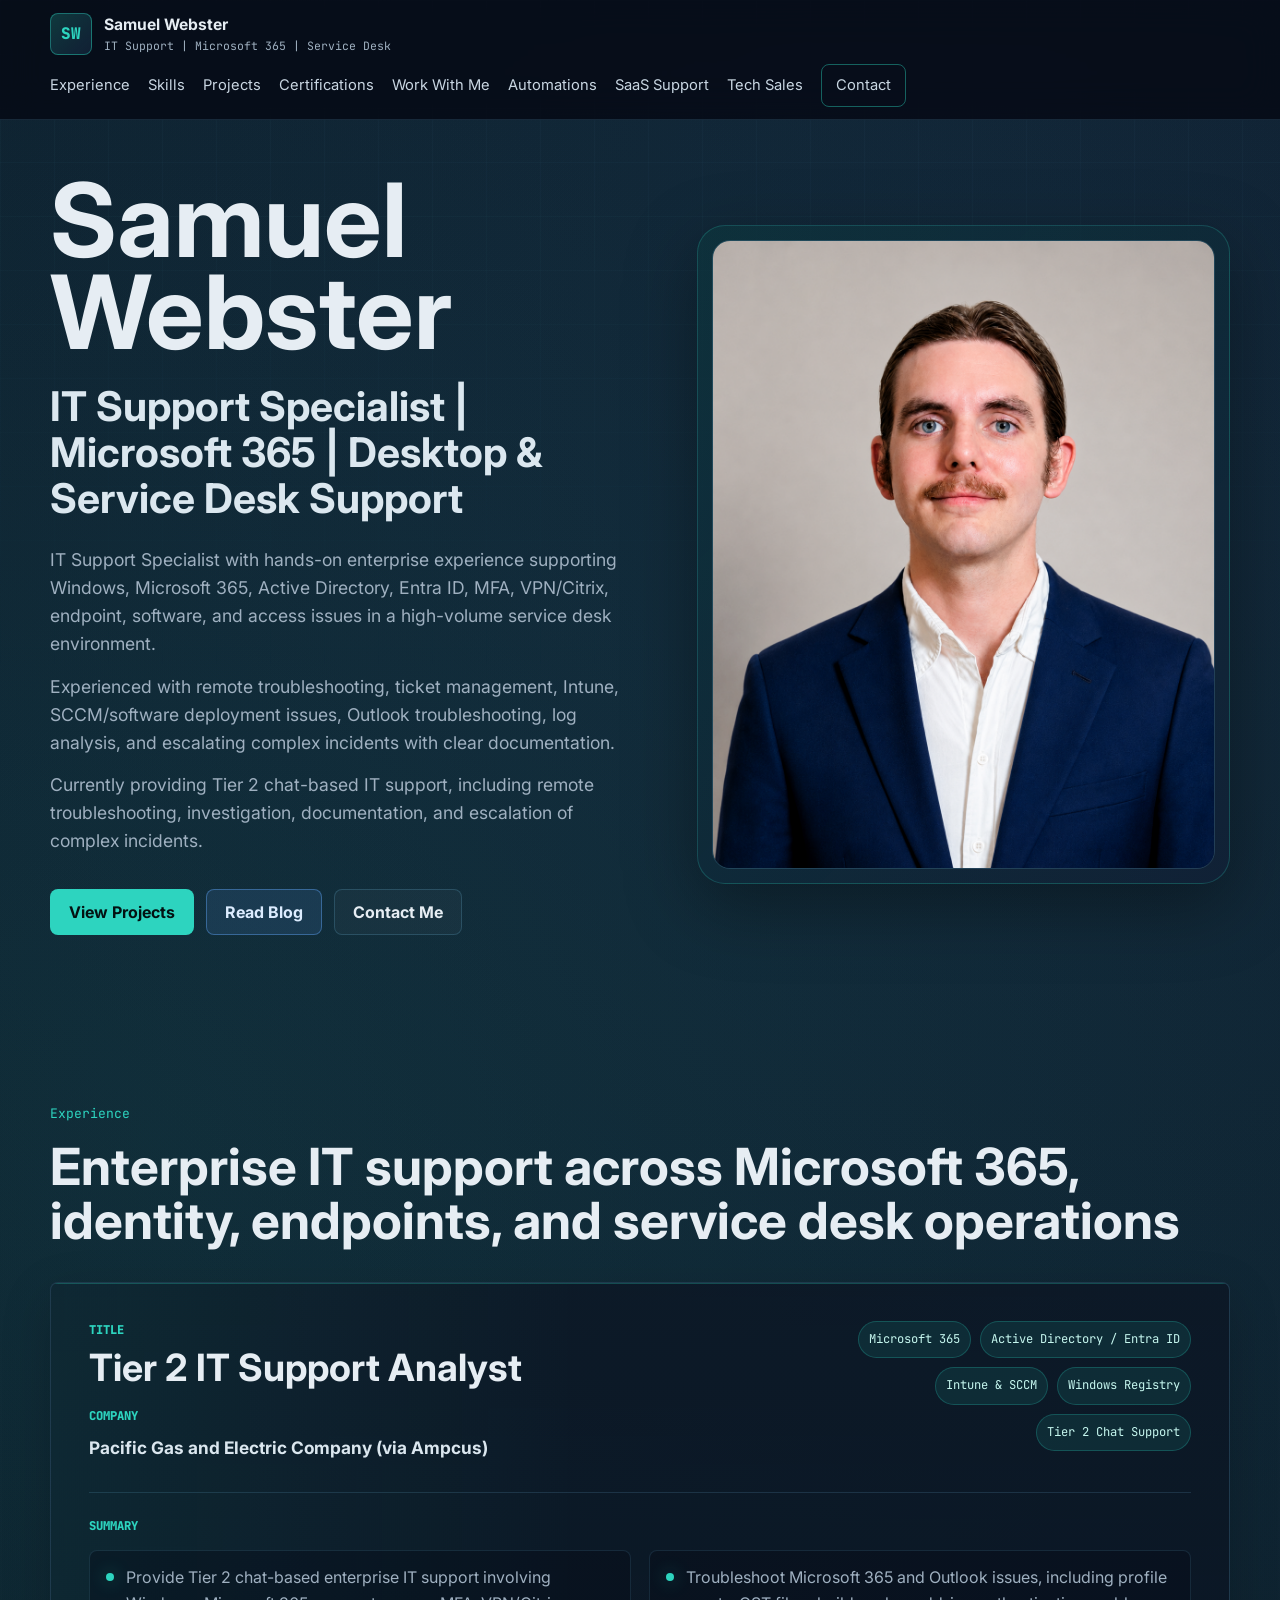
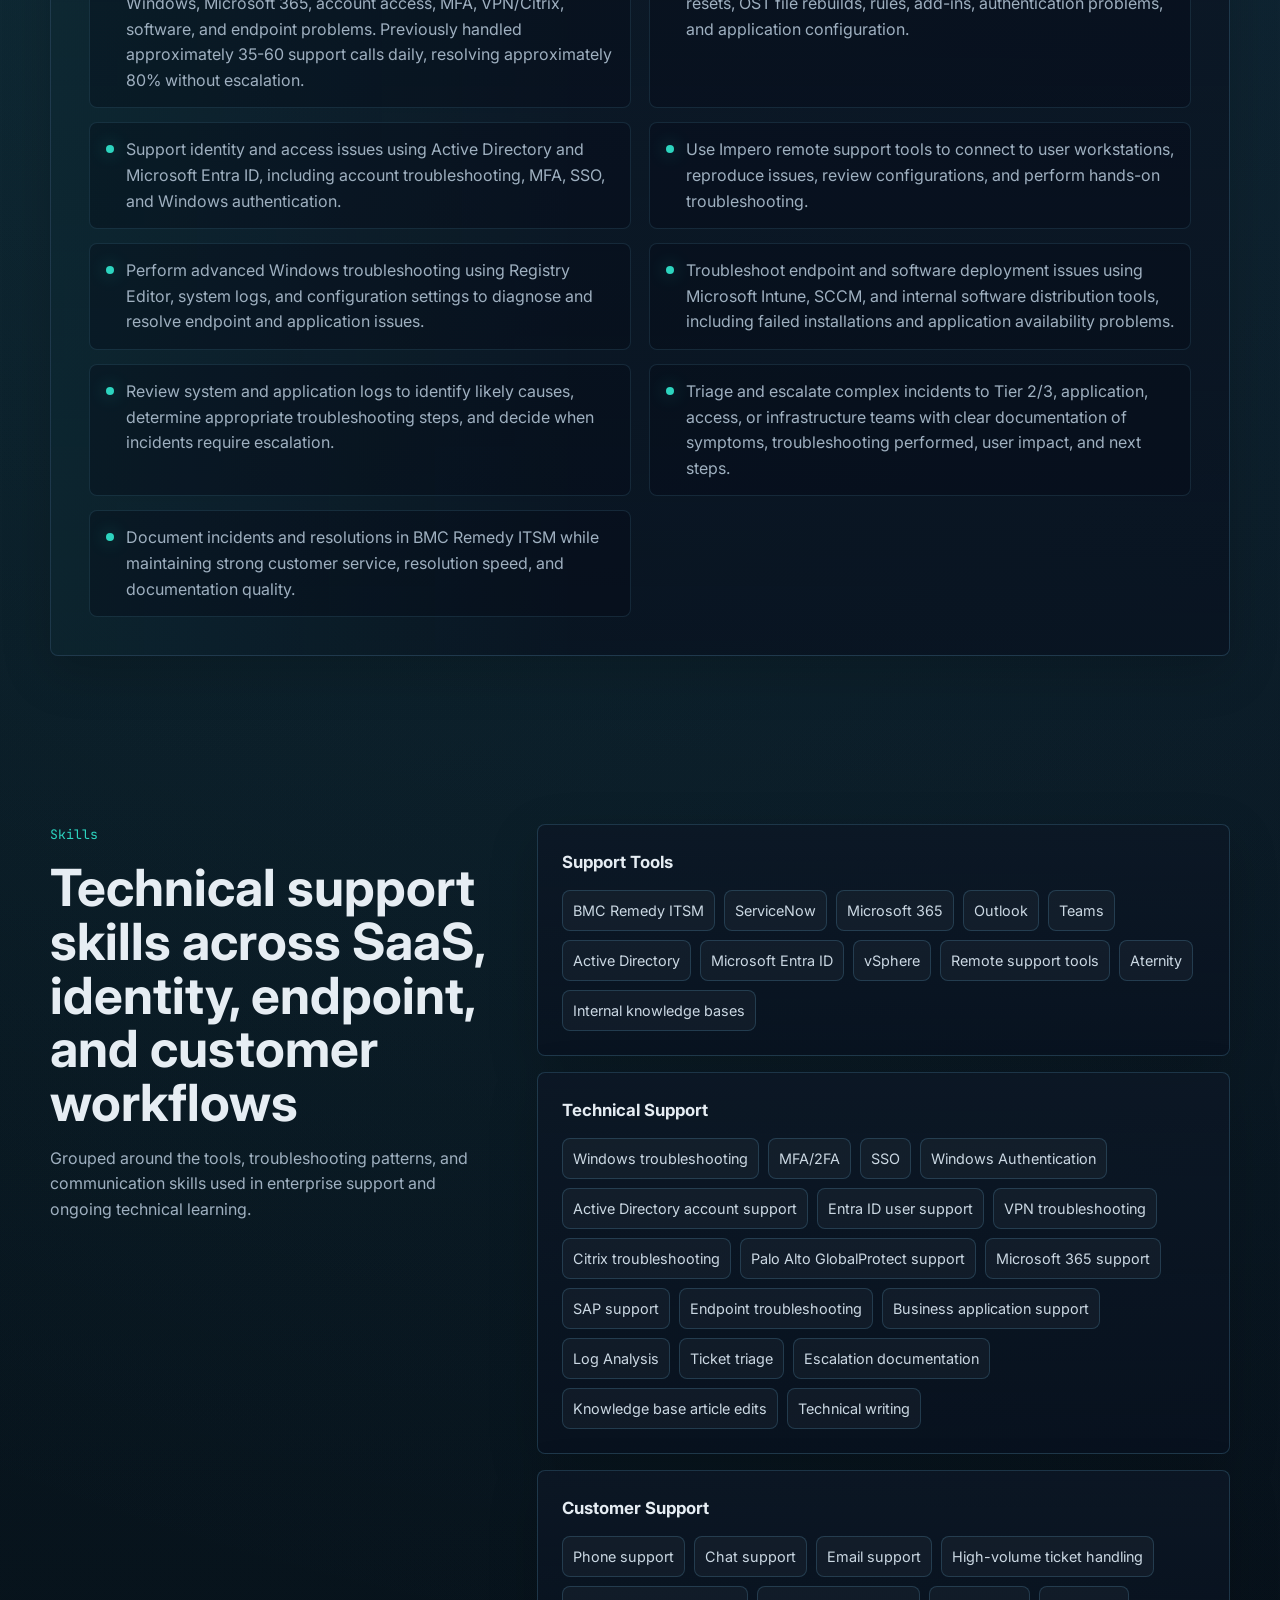
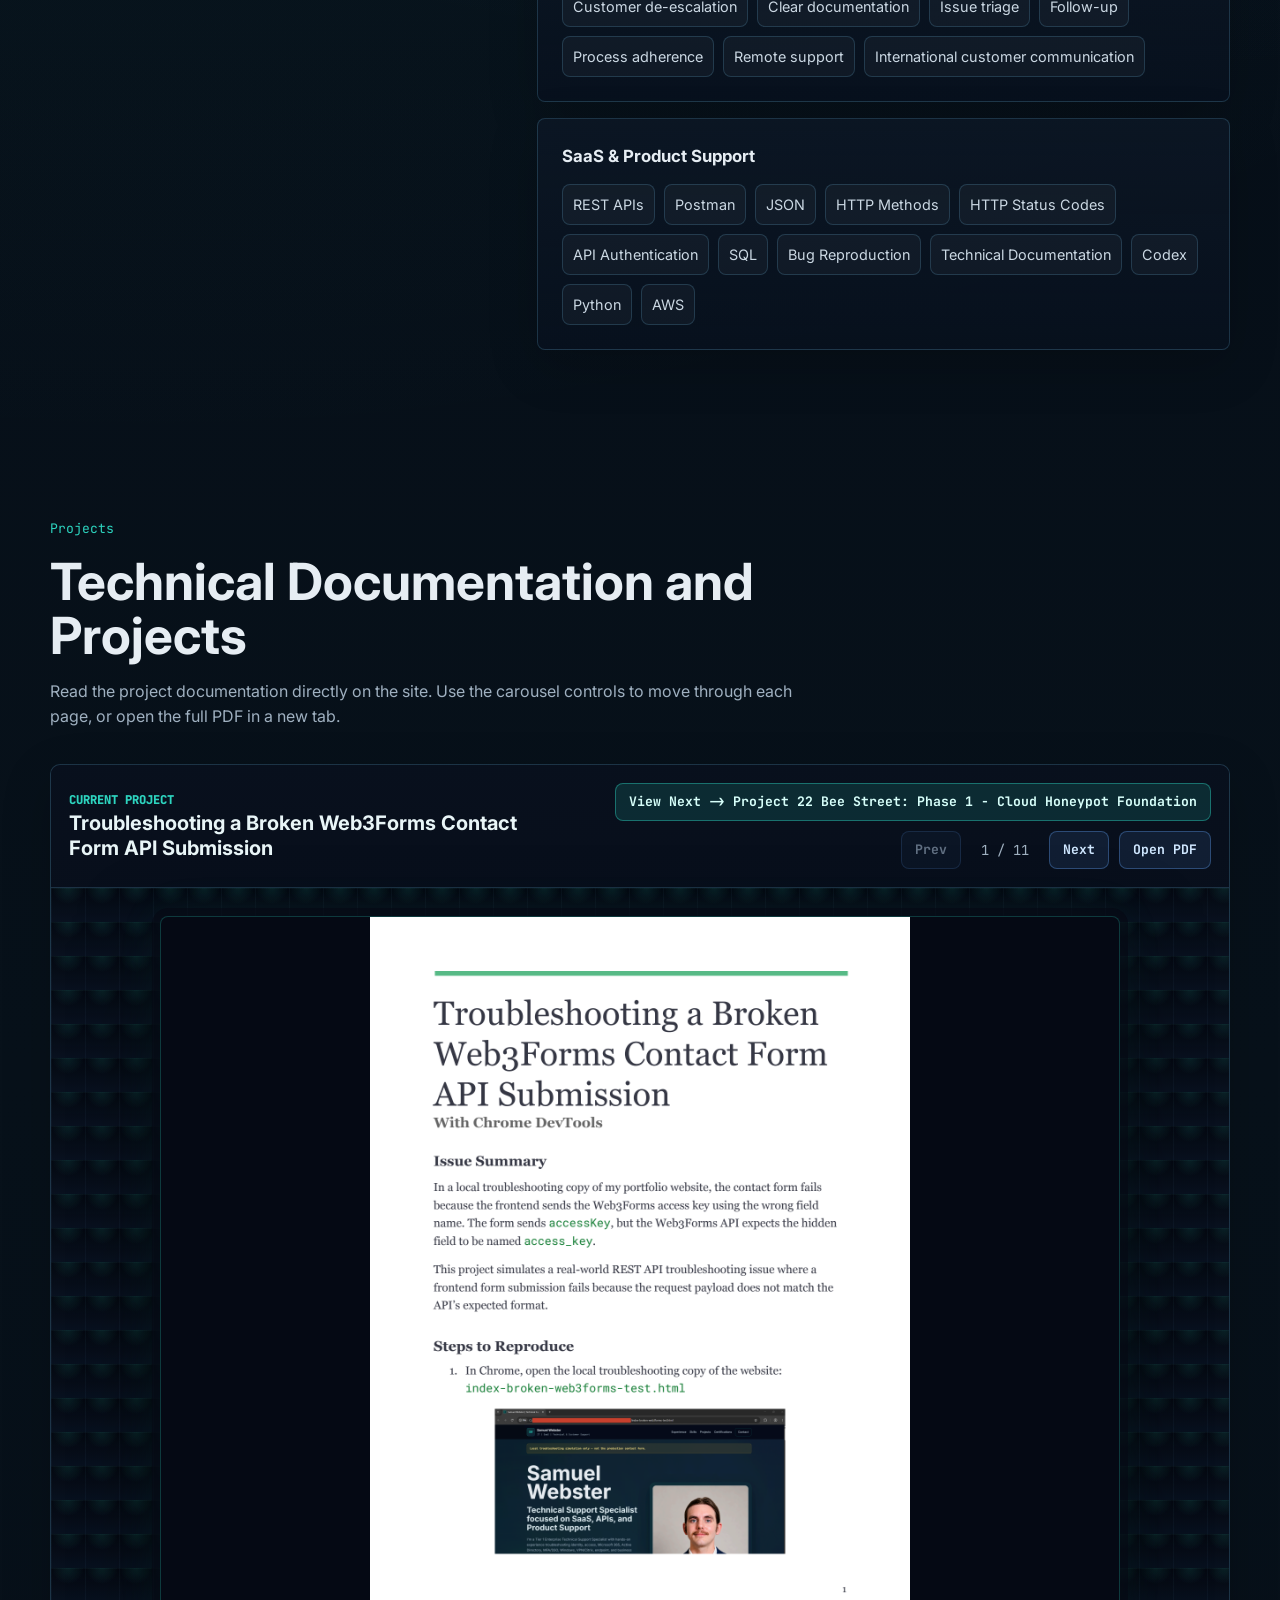
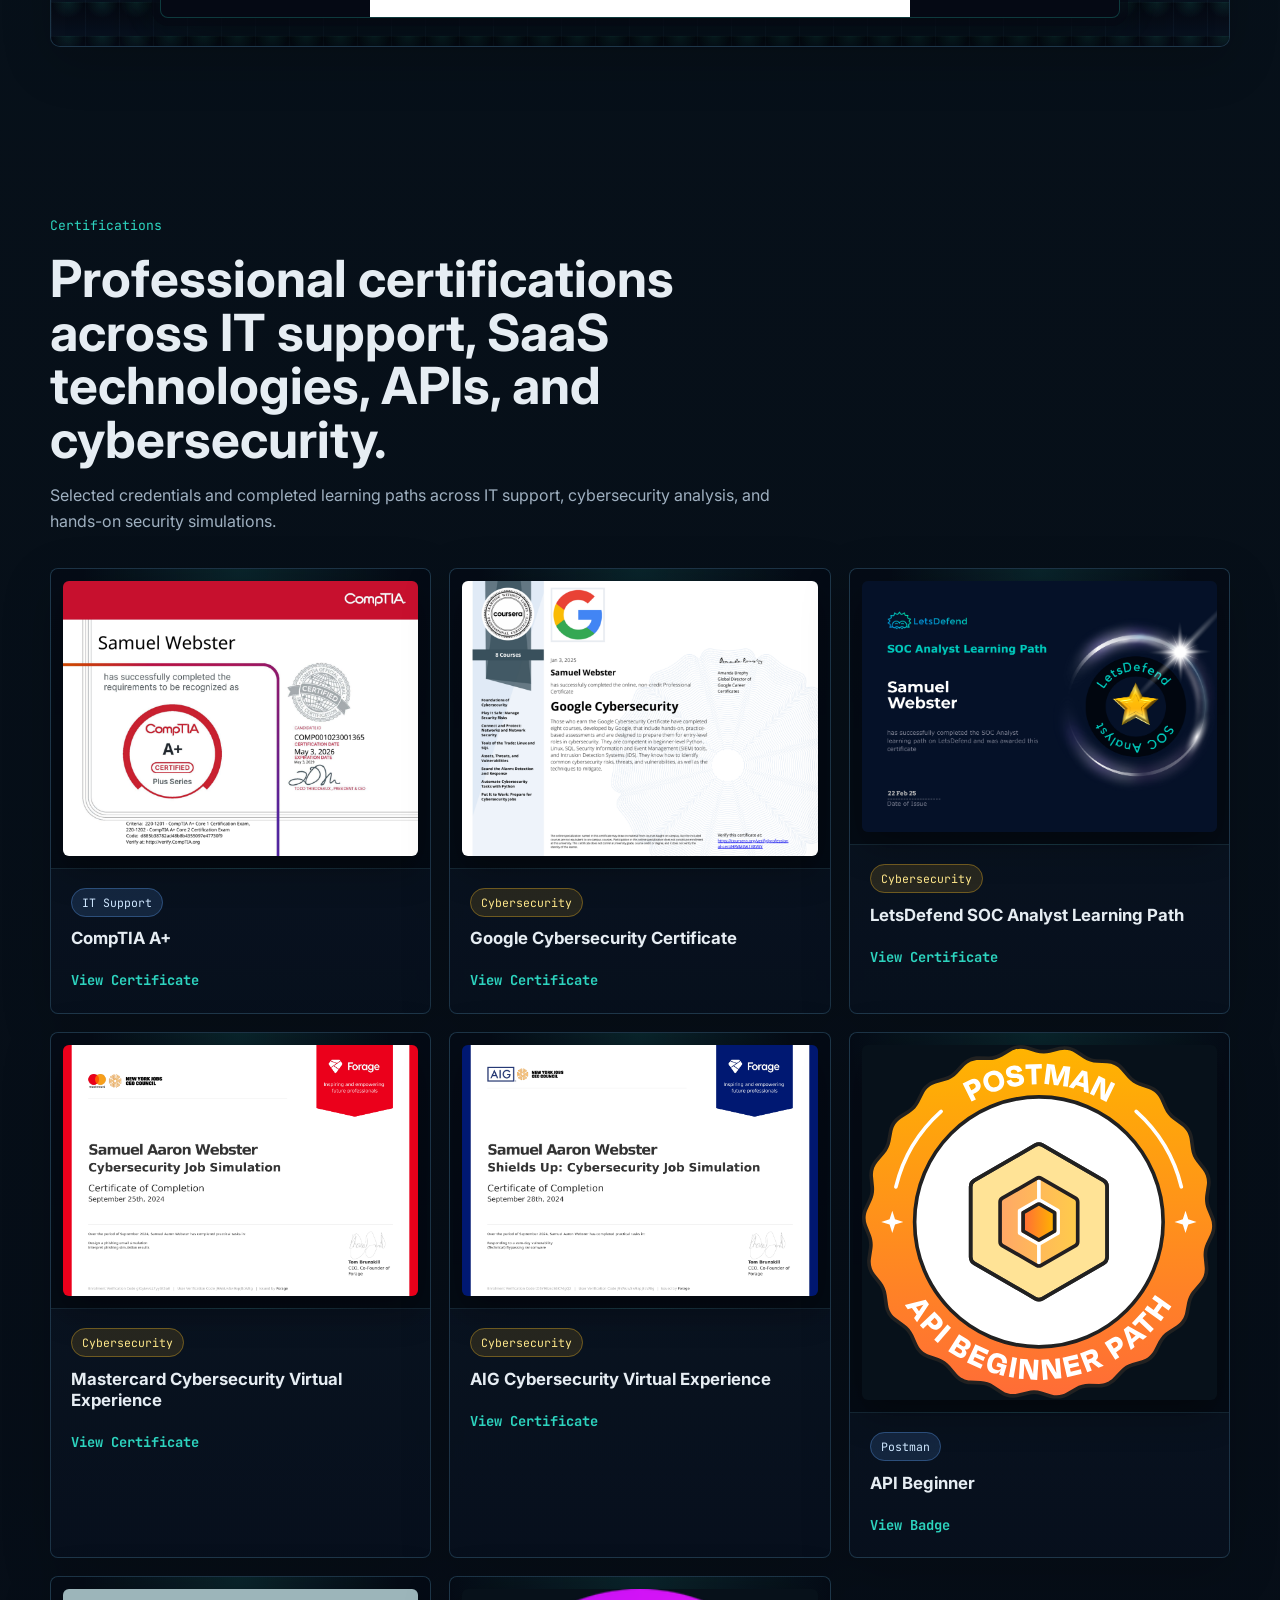
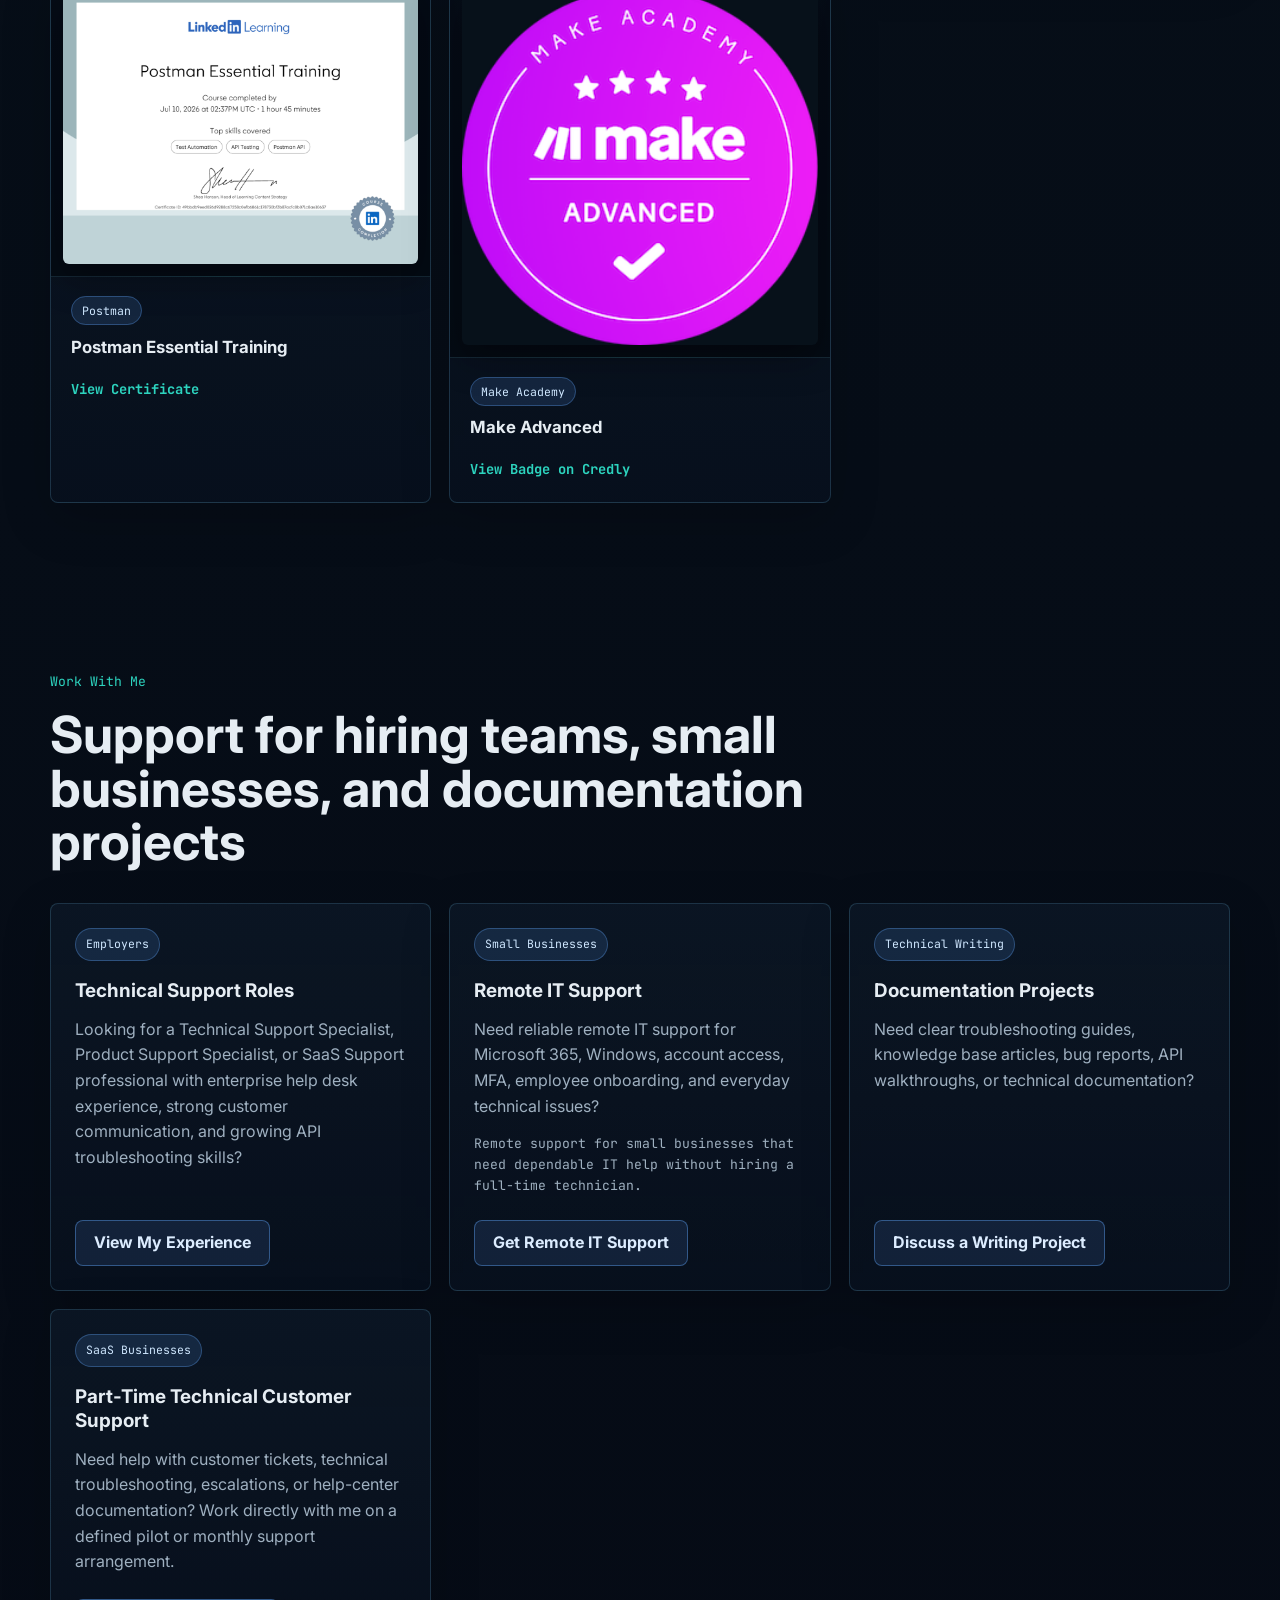
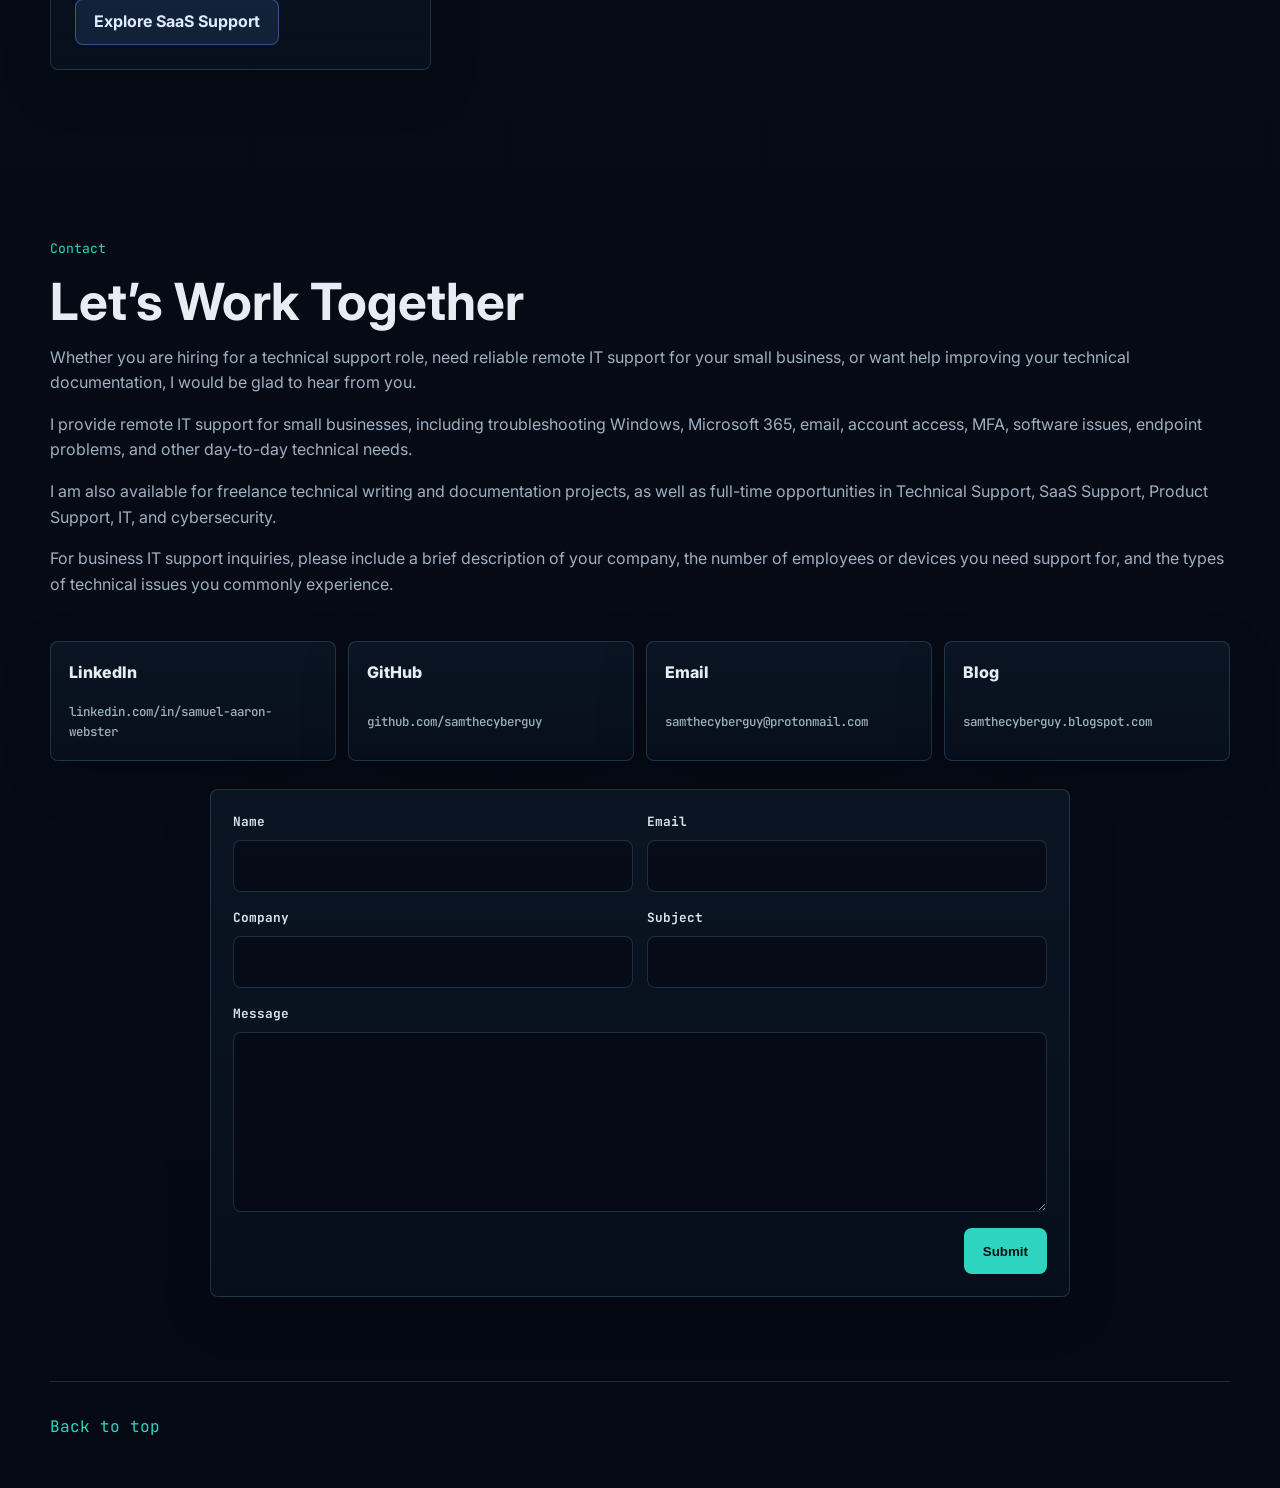
<file: index.html>
<!DOCTYPE html>
<html lang="en">
<head>
  <meta charset="UTF-8">
  <meta name="viewport" content="width=device-width, initial-scale=1.0">
  <meta name="description" content="Samuel Webster's technical support, SaaS support, IT support, and cybersecurity portfolio featuring troubleshooting projects, service desk experience, lab work, bug reports, and infrastructure walkthroughs.">
  <title>Samuel Webster | Technical Support, SaaS & Cybersecurity Portfolio</title>
  <link rel="icon" type="image/svg+xml" href="assets/favicon.svg">
  <link rel="preconnect" href="https://fonts.googleapis.com">
  <link rel="preconnect" href="https://fonts.gstatic.com" crossorigin>
  <link href="https://fonts.googleapis.com/css2?family=Inter:wght@400;500;600;700;800&family=JetBrains+Mono:wght@400;500;700&display=swap" rel="stylesheet">
  <link rel="stylesheet" href="styles.css">
</head>
<body>
  <header class="site-header">
    <nav class="nav-shell" aria-label="Primary navigation">
      <a class="brand" href="#top" aria-label="Samuel Webster home">
        <span class="brand-mark">SW</span>
        <span>
          <strong>Samuel Webster</strong>
          <small>IT Support | Microsoft 365 | Service Desk</small>
        </span>
      </a>
      <button class="nav-toggle" type="button" aria-label="Toggle navigation" aria-expanded="false" aria-controls="site-menu">
        <span></span>
        <span></span>
        <span></span>
      </button>
      <div class="nav-links" id="site-menu">
        <a href="#experience">Experience</a>
        <a href="#skills">Skills</a>
        <a href="#projects">Projects</a>
        <a href="#certifications">Certifications</a>
        <a href="#work-with-me">Work With Me</a>
        <a href="apiary/index.html">Automations</a>
        <a href="saas-support/index.html">SaaS Support</a>
        <a href="sales/index.html">Tech Sales</a>
        <a class="nav-contact" href="#contact">Contact</a>
      </div>
    </nav>
  </header>

  <main id="top">
    <section class="hero section">
      <div class="hero-copy">
        <h1>Samuel Webster</h1>
        <h2>IT Support Specialist | Microsoft 365 | Desktop &amp; Service Desk Support</h2>
        <p class="hero-intro">IT Support Specialist with hands-on enterprise experience supporting Windows, Microsoft 365, Active Directory, Entra ID, MFA, VPN/Citrix, endpoint, software, and access issues in a high-volume service desk environment.</p>
        <p class="hero-intro hero-intro-secondary">Experienced with remote troubleshooting, ticket management, Intune, SCCM/software deployment issues, Outlook troubleshooting, log analysis, and escalating complex incidents with clear documentation.</p>
        <p class="hero-intro hero-intro-secondary">Currently providing Tier 2 chat-based IT support, including remote troubleshooting, investigation, documentation, and escalation of complex incidents.</p>
        <div class="hero-actions">
          <a class="btn primary" href="#projects">View Projects</a>
          <a class="btn secondary" href="https://samthecyberguy.blogspot.com/" target="_blank" rel="noopener">Read Blog</a>
          <a class="btn ghost" href="#contact">Contact Me</a>
        </div>
      </div>
      <div class="hero-visual">
        <img src="assets/samuel-webster-headshot.png" alt="Professional headshot of Samuel Webster">
      </div>
    </section>

    <section class="section experience" id="experience">
      <div class="section-heading">
        <p class="eyebrow">Experience</p>
        <h2>Enterprise IT support across Microsoft 365, identity, endpoints, and service desk operations</h2>
      </div>
      <article class="experience-card">
        <div class="experience-header">
          <div>
            <span class="role-label">Title</span>
            <h3>Tier 2 IT Support Analyst</h3>
            <span class="role-label">Company</span>
            <p>Pacific Gas and Electric Company (via Ampcus)</p>
          </div>
          <div class="experience-tags" aria-label="Experience highlights">
            <span>Microsoft 365</span>
            <span>Active Directory / Entra ID</span>
            <span>Intune &amp; SCCM</span>
            <span>Windows Registry</span>
            <span>Tier 2 Chat Support</span>
          </div>
        </div>
        <div class="experience-summary">
          <span class="role-label">Summary</span>
          <ul>
            <li>Provide Tier 2 chat-based enterprise IT support involving Windows, Microsoft 365, account access, MFA, VPN/Citrix, software, and endpoint problems. Previously handled approximately 35-60 support calls daily, resolving approximately 80% without escalation.</li>
            <li>Troubleshoot Microsoft 365 and Outlook issues, including profile resets, OST file rebuilds, rules, add-ins, authentication problems, and application configuration.</li>
            <li>Support identity and access issues using Active Directory and Microsoft Entra ID, including account troubleshooting, MFA, SSO, and Windows authentication.</li>
            <li>Use Impero remote support tools to connect to user workstations, reproduce issues, review configurations, and perform hands-on troubleshooting.</li>
            <li>Perform advanced Windows troubleshooting using Registry Editor, system logs, and configuration settings to diagnose and resolve endpoint and application issues.</li>
            <li>Troubleshoot endpoint and software deployment issues using Microsoft Intune, SCCM, and internal software distribution tools, including failed installations and application availability problems.</li>
            <li>Review system and application logs to identify likely causes, determine appropriate troubleshooting steps, and decide when incidents require escalation.</li>
            <li>Triage and escalate complex incidents to Tier 2/3, application, access, or infrastructure teams with clear documentation of symptoms, troubleshooting performed, user impact, and next steps.</li>
            <li>Document incidents and resolutions in BMC Remedy ITSM while maintaining strong customer service, resolution speed, and documentation quality.</li>
          </ul>
        </div>
      </article>
    </section>

    <section class="section split" id="skills">
      <div class="section-heading sticky-heading">
        <p class="eyebrow">Skills</p>
        <h2>Technical support skills across SaaS, identity, endpoint, and customer workflows</h2>
        <p>Grouped around the tools, troubleshooting patterns, and communication skills used in enterprise support and ongoing technical learning.</p>
      </div>
      <div class="skill-groups">
        <div class="skill-card">
          <h3>Support Tools</h3>
          <div class="chips">
            <span>BMC Remedy ITSM</span><span>ServiceNow</span><span>Microsoft 365</span><span>Outlook</span><span>Teams</span><span>Active Directory</span><span>Microsoft Entra ID</span><span>vSphere</span><span>Remote support tools</span><span>Aternity</span><span>Internal knowledge bases</span>
          </div>
        </div>
        <div class="skill-card">
          <h3>Technical Support</h3>
          <div class="chips">
            <span>Windows troubleshooting</span><span>MFA/2FA</span><span>SSO</span><span>Windows Authentication</span><span>Active Directory account support</span><span>Entra ID user support</span><span>VPN troubleshooting</span><span>Citrix troubleshooting</span><span>Palo Alto GlobalProtect support</span><span>Microsoft 365 support</span><span>SAP support</span><span>Endpoint troubleshooting</span><span>Business application support</span><span>Log Analysis</span><span>Ticket triage</span><span>Escalation documentation</span><span>Knowledge base article edits</span><span>Technical writing</span>
          </div>
        </div>
        <div class="skill-card">
          <h3>Customer Support</h3>
          <div class="chips">
            <span>Phone support</span><span>Chat support</span><span>Email support</span><span>High-volume ticket handling</span><span>Customer de-escalation</span><span>Clear documentation</span><span>Issue triage</span><span>Follow-up</span><span>Process adherence</span><span>Remote support</span><span>International customer communication</span>
          </div>
        </div>
        <div class="skill-card">
          <h3>SaaS &amp; Product Support</h3>
          <div class="chips">
            <span>REST APIs</span><span>Postman</span><span>JSON</span><span>HTTP Methods</span><span>HTTP Status Codes</span><span>API Authentication</span><span>SQL</span><span>Bug Reproduction</span><span>Technical Documentation</span><span>Codex</span><span>Python</span><span>AWS</span>
          </div>
        </div>
      </div>
    </section>

    <section class="section documentation" id="projects">
      <div class="section-heading">
        <p class="eyebrow">Projects</p>
        <h2>Technical Documentation and Projects</h2>
        <p>Read the project documentation directly on the site. Use the carousel controls to move through each page, or open the full PDF in a new tab.</p>
      </div>
      <article class="doc-viewer" aria-label="Project PDF carousel">
        <div class="doc-toolbar">
          <div>
            <span class="role-label">Current Project</span>
            <strong data-project-title>Troubleshooting a Broken Web3Forms Contact Form API Submission</strong>
          </div>
          <div class="doc-actions">
            <button class="doc-btn project-switch" type="button" data-project-next>View Next -&gt;</button>
            <button class="doc-btn" type="button" data-doc-prev aria-label="Previous PDF page">Prev</button>
            <span class="doc-page-status" aria-live="polite"><span data-doc-current>1</span> / <span data-doc-total>11</span></span>
            <button class="doc-btn" type="button" data-doc-next aria-label="Next PDF page">Next</button>
            <a class="doc-open" href="assets/docs/web3forms-contact-form-api-troubleshooting.pdf" target="_blank" rel="noopener">Open PDF</a>
          </div>
        </div>
        <div class="doc-frame">
          <img data-doc-page src="assets/docs/web3forms-troubleshooting-pages/web3forms-troubleshooting-page-01.png" alt="Web3Forms contact form API troubleshooting PDF page 1">
        </div>
      </article>
    </section>

    <section class="section certifications" id="certifications">
      <div class="section-heading">
        <p class="eyebrow">Certifications</p>
        <h2>Professional certifications across IT support, SaaS technologies, APIs, and cybersecurity.</h2>
        <p>Selected credentials and completed learning paths across IT support, cybersecurity analysis, and hands-on security simulations.</p>
      </div>
      <div class="cert-grid">
        <article class="cert-card">
          <div class="cert-preview">
            <img src="assets/certifications/comptia-a-plus-ce-certificate.png" alt="CompTIA A+ certificate preview">
          </div>
          <div class="cert-content">
            <span class="badge helpdesk">IT Support</span>
            <h3>CompTIA A+</h3>
            <a href="assets/certifications/comptia-a-plus-ce-certificate.pdf" target="_blank" rel="noopener">View Certificate</a>
          </div>
        </article>
        <article class="cert-card">
          <div class="cert-preview">
            <img src="assets/certifications/google-cybersecurity-certificate.png" alt="Google Cybersecurity Certificate preview">
          </div>
          <div class="cert-content">
            <span class="badge soc">Cybersecurity</span>
            <h3>Google Cybersecurity Certificate</h3>
            <a href="assets/certifications/google-cybersecurity-certificate.pdf" target="_blank" rel="noopener">View Certificate</a>
          </div>
        </article>
        <article class="cert-card">
          <div class="cert-preview">
            <img src="assets/certifications/soc-analyst-learning-path-certificate.png" alt="SOC Analyst Learning Path certificate preview">
          </div>
          <div class="cert-content">
            <span class="badge soc">Cybersecurity</span>
            <h3>LetsDefend SOC Analyst Learning Path</h3>
            <a href="assets/certifications/soc-analyst-learning-path-certificate.png" target="_blank" rel="noopener">View Certificate</a>
          </div>
        </article>
        <article class="cert-card">
          <div class="cert-preview">
            <img src="assets/certifications/mastercard-cybersecurity-certificate.png" alt="Mastercard Cybersecurity certificate preview">
          </div>
          <div class="cert-content">
            <span class="badge soc">Cybersecurity</span>
            <h3>Mastercard Cybersecurity Virtual Experience</h3>
            <a href="assets/certifications/mastercard-cybersecurity-certificate.pdf" target="_blank" rel="noopener">View Certificate</a>
          </div>
        </article>
        <article class="cert-card">
          <div class="cert-preview">
            <img src="assets/certifications/aig-cybersecurity-certificate.png" alt="AIG Cybersecurity certificate preview">
          </div>
          <div class="cert-content">
            <span class="badge soc">Cybersecurity</span>
            <h3>AIG Cybersecurity Virtual Experience</h3>
            <a href="assets/certifications/aig-cybersecurity-certificate.pdf" target="_blank" rel="noopener">View Certificate</a>
          </div>
        </article>
        <article class="cert-card">
          <div class="cert-preview">
            <img src="assets/certifications/postman-api-beginner.svg" alt="Postman Academy API Beginner badge">
          </div>
          <div class="cert-content">
            <span class="badge helpdesk">Postman</span>
            <h3>API Beginner</h3>
            <a href="assets/certifications/postman-api-beginner.svg" target="_blank" rel="noopener">View Badge</a>
          </div>
        </article>
        <article class="cert-card">
          <div class="cert-preview">
            <img src="assets/certifications/postman-essential-training-certificate.png" alt="Postman Essential Training certificate preview">
          </div>
          <div class="cert-content">
            <span class="badge helpdesk">Postman</span>
            <h3>Postman Essential Training</h3>
            <a href="assets/certifications/postman-essential-training-certificate.pdf" target="_blank" rel="noopener">View Certificate</a>
          </div>
        </article>
        <article class="cert-card">
          <div class="cert-preview">
            <img src="assets/certifications/make-advanced.png" alt="Make Academy Advanced badge">
          </div>
          <div class="cert-content">
            <span class="badge helpdesk">Make Academy</span>
            <h3>Make Advanced</h3>
            <a href="https://www.credly.com/badges/9089d9e0-2c77-4e87-a931-a9dc5242e2e8/public_url" target="_blank" rel="noopener">View Badge on Credly</a>
          </div>
        </article>
      </div>
    </section>

    <section class="section work-with-me" id="work-with-me">
      <div class="section-heading">
        <p class="eyebrow">Work With Me</p>
        <h2>Support for hiring teams, small businesses, and documentation projects</h2>
      </div>
      <div class="work-grid">
        <article class="work-card">
          <span class="badge helpdesk">Employers</span>
          <h3>Technical Support Roles</h3>
          <p>Looking for a Technical Support Specialist, Product Support Specialist, or SaaS Support professional with enterprise help desk experience, strong customer communication, and growing API troubleshooting skills?</p>
          <a class="btn secondary" href="#experience">View My Experience</a>
        </article>
        <article class="work-card">
          <span class="badge ad">Small Businesses</span>
          <h3>Remote IT Support</h3>
          <p>Need reliable remote IT support for Microsoft 365, Windows, account access, MFA, employee onboarding, and everyday technical issues?</p>
          <p class="work-note">Remote support for small businesses that need dependable IT help without hiring a full-time technician.</p>
          <a class="btn secondary" href="#contact">Get Remote IT Support</a>
        </article>
        <article class="work-card">
          <span class="badge helpdesk">Technical Writing</span>
          <h3>Documentation Projects</h3>
          <p>Need clear troubleshooting guides, knowledge base articles, bug reports, API walkthroughs, or technical documentation?</p>
          <a class="btn secondary" href="#contact">Discuss a Writing Project</a>
        </article>
        <article class="work-card">
          <span class="badge helpdesk">SaaS Businesses</span>
          <h3>Part-Time Technical Customer Support</h3>
          <p>Need help with customer tickets, technical troubleshooting, escalations, or help-center documentation? Work directly with me on a defined pilot or monthly support arrangement.</p>
          <a class="btn secondary" href="saas-support/index.html">Explore SaaS Support</a>
        </article>
      </div>
    </section>

    <section class="section contact" id="contact">
      <div>
        <p class="eyebrow">Contact</p>
        <h2>Let&rsquo;s Work Together</h2>
        <p>Whether you are hiring for a technical support role, need reliable remote IT support for your small business, or want help improving your technical documentation, I would be glad to hear from you.</p>
        <p>I provide remote IT support for small businesses, including troubleshooting Windows, Microsoft 365, email, account access, MFA, software issues, endpoint problems, and other day-to-day technical needs.</p>
        <p>I am also available for freelance technical writing and documentation projects, as well as full-time opportunities in Technical Support, SaaS Support, Product Support, IT, and cybersecurity.</p>
        <p>For business IT support inquiries, please include a brief description of your company, the number of employees or devices you need support for, and the types of technical issues you commonly experience.</p>
      </div>
      <div class="contact-links">
        <a href="https://linkedin.com/in/samuel-aaron-webster" target="_blank" rel="noopener">LinkedIn <span>linkedin.com/in/samuel-aaron-webster</span></a>
        <a href="https://github.com/samthecyberguy" target="_blank" rel="noopener">GitHub <span>github.com/samthecyberguy</span></a>
        <a href="mailto:samthecyberguy@protonmail.com">Email <span>samthecyberguy@protonmail.com</span></a>
        <a href="https://samthecyberguy.blogspot.com/" target="_blank" rel="noopener">Blog <span>samthecyberguy.blogspot.com</span></a>
      </div>
      <form id="contact-form" action="https://api.web3forms.com/submit" method="POST">
        <input type="hidden" name="access_key" value="55e2f08d-09cb-45c2-a583-499214f3248a">
        <input type="hidden" name="from_name" value="Samuel Webster Portfolio">
        <input type="hidden" name="redirect" value="https://samuelwebster.tech/thank-you.html">
        <input type="checkbox" name="botcheck" style="display:none">
        <div class="form-field honeypot-field" aria-hidden="true">
          <label for="contact-website">Website</label>
          <input id="contact-website" name="website" type="text" tabindex="-1" autocomplete="off">
        </div>
        <div class="form-grid">
          <div class="form-field">
            <label for="contact-name">Name</label>
            <input id="contact-name" name="name" type="text" autocomplete="name" required>
          </div>
          <div class="form-field">
            <label for="contact-email">Email</label>
            <input id="contact-email" name="email" type="email" autocomplete="email" required>
          </div>
        </div>
        <div class="form-grid">
          <div class="form-field">
            <label for="contact-company">Company</label>
            <input id="contact-company" name="company" type="text" autocomplete="organization">
          </div>
          <div class="form-field">
            <label for="contact-subject">Subject</label>
            <input id="contact-subject" name="subject" type="text" required>
          </div>
        </div>
        <div class="form-field">
          <label for="contact-message">Message</label>
          <textarea id="contact-message" name="message" rows="6" required></textarea>
        </div>
        <div class="form-footer">
          <p class="form-status" data-contact-status role="status" aria-live="polite"></p>
          <button class="btn primary" type="submit" data-contact-submit>Submit</button>
        </div>
      </form>
    </section>
  </main>

  <footer class="site-footer">
    <a href="#top">Back to top</a>
  </footer>

  <script src="script.js"></script>
</body>
</html>
</file>
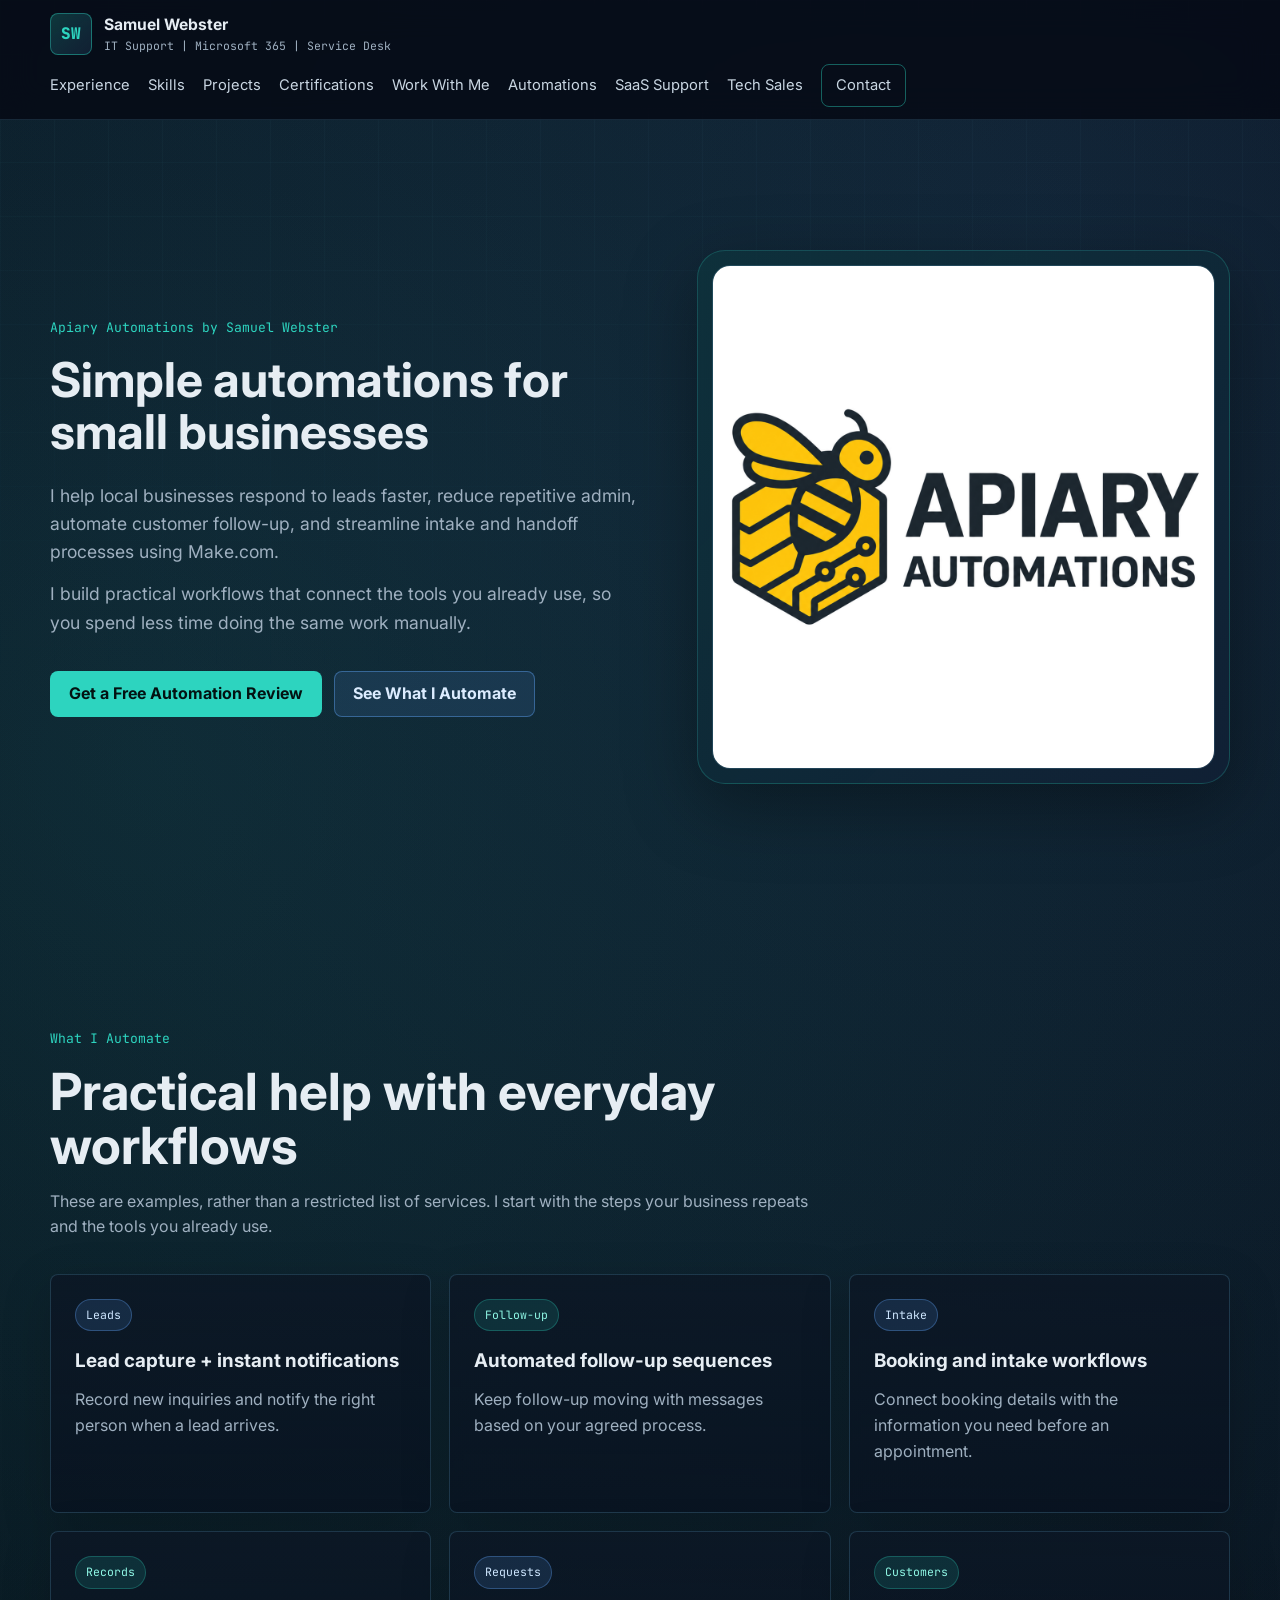
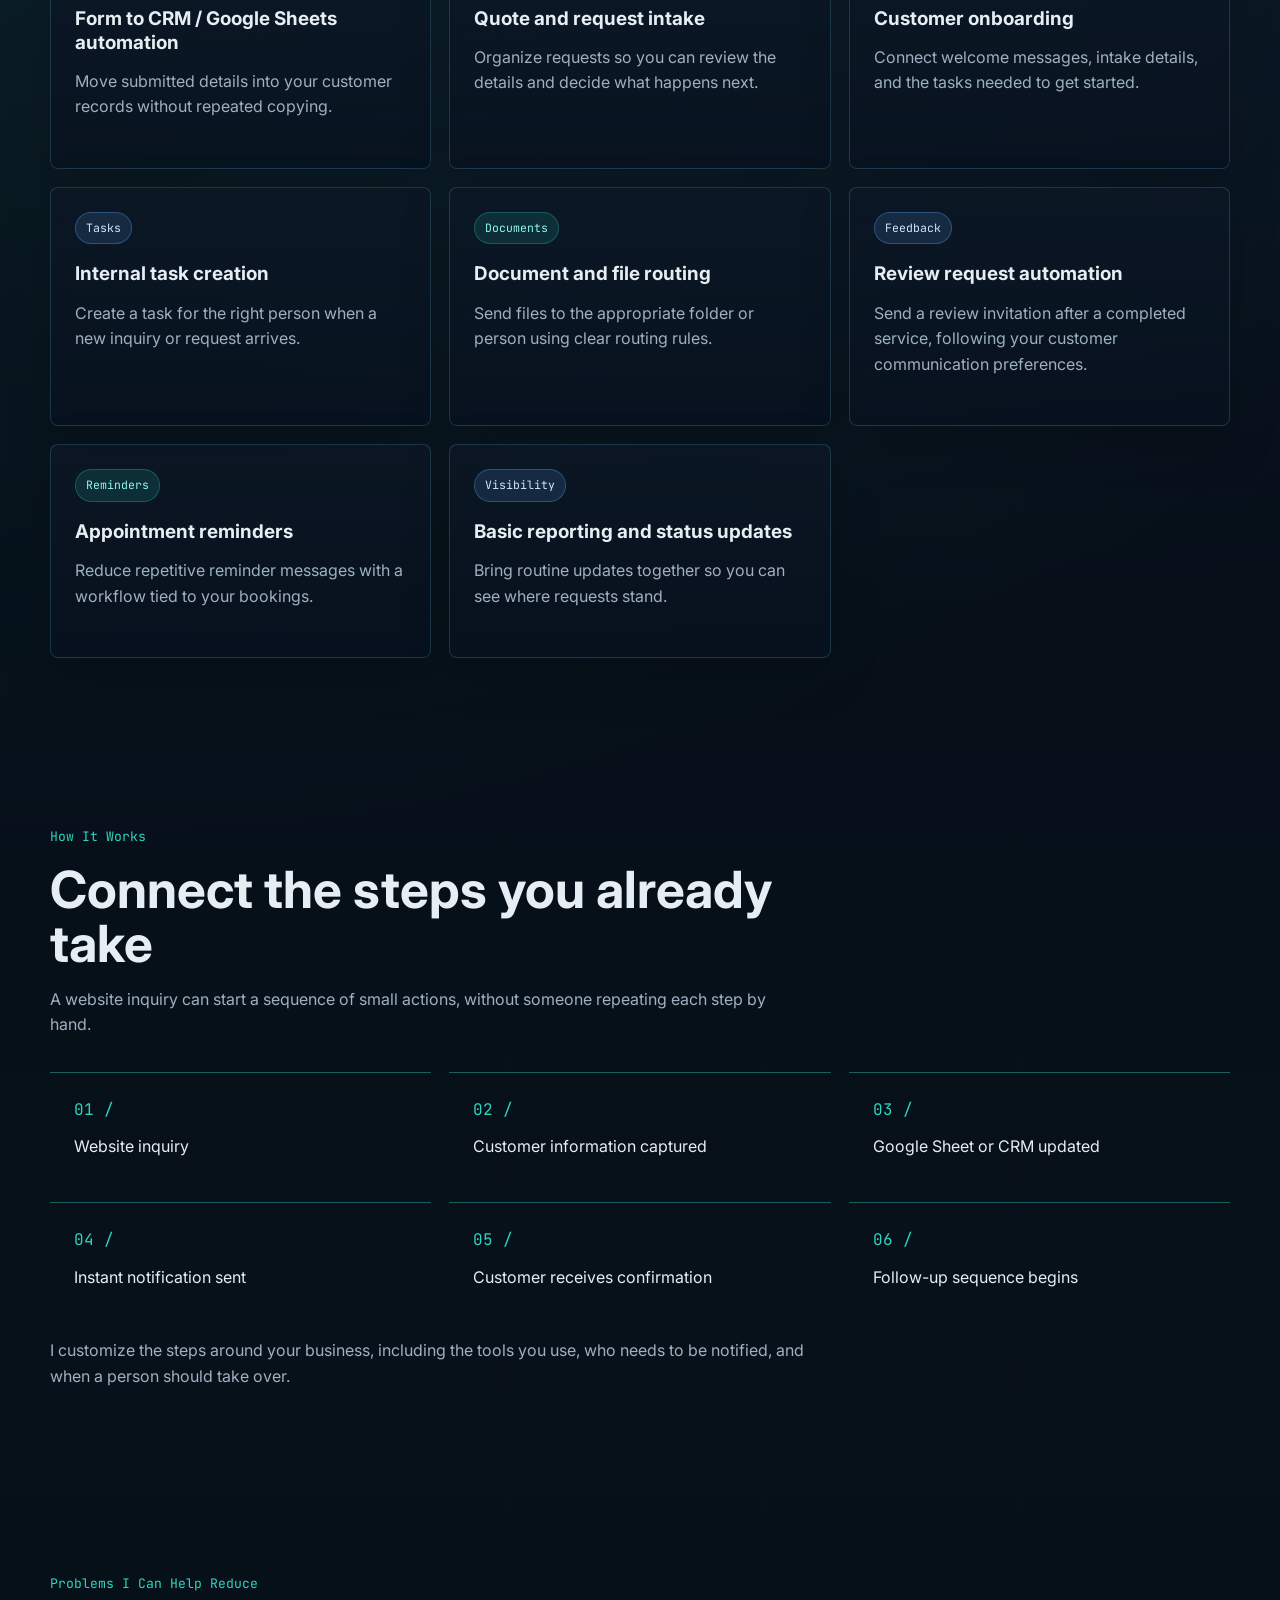
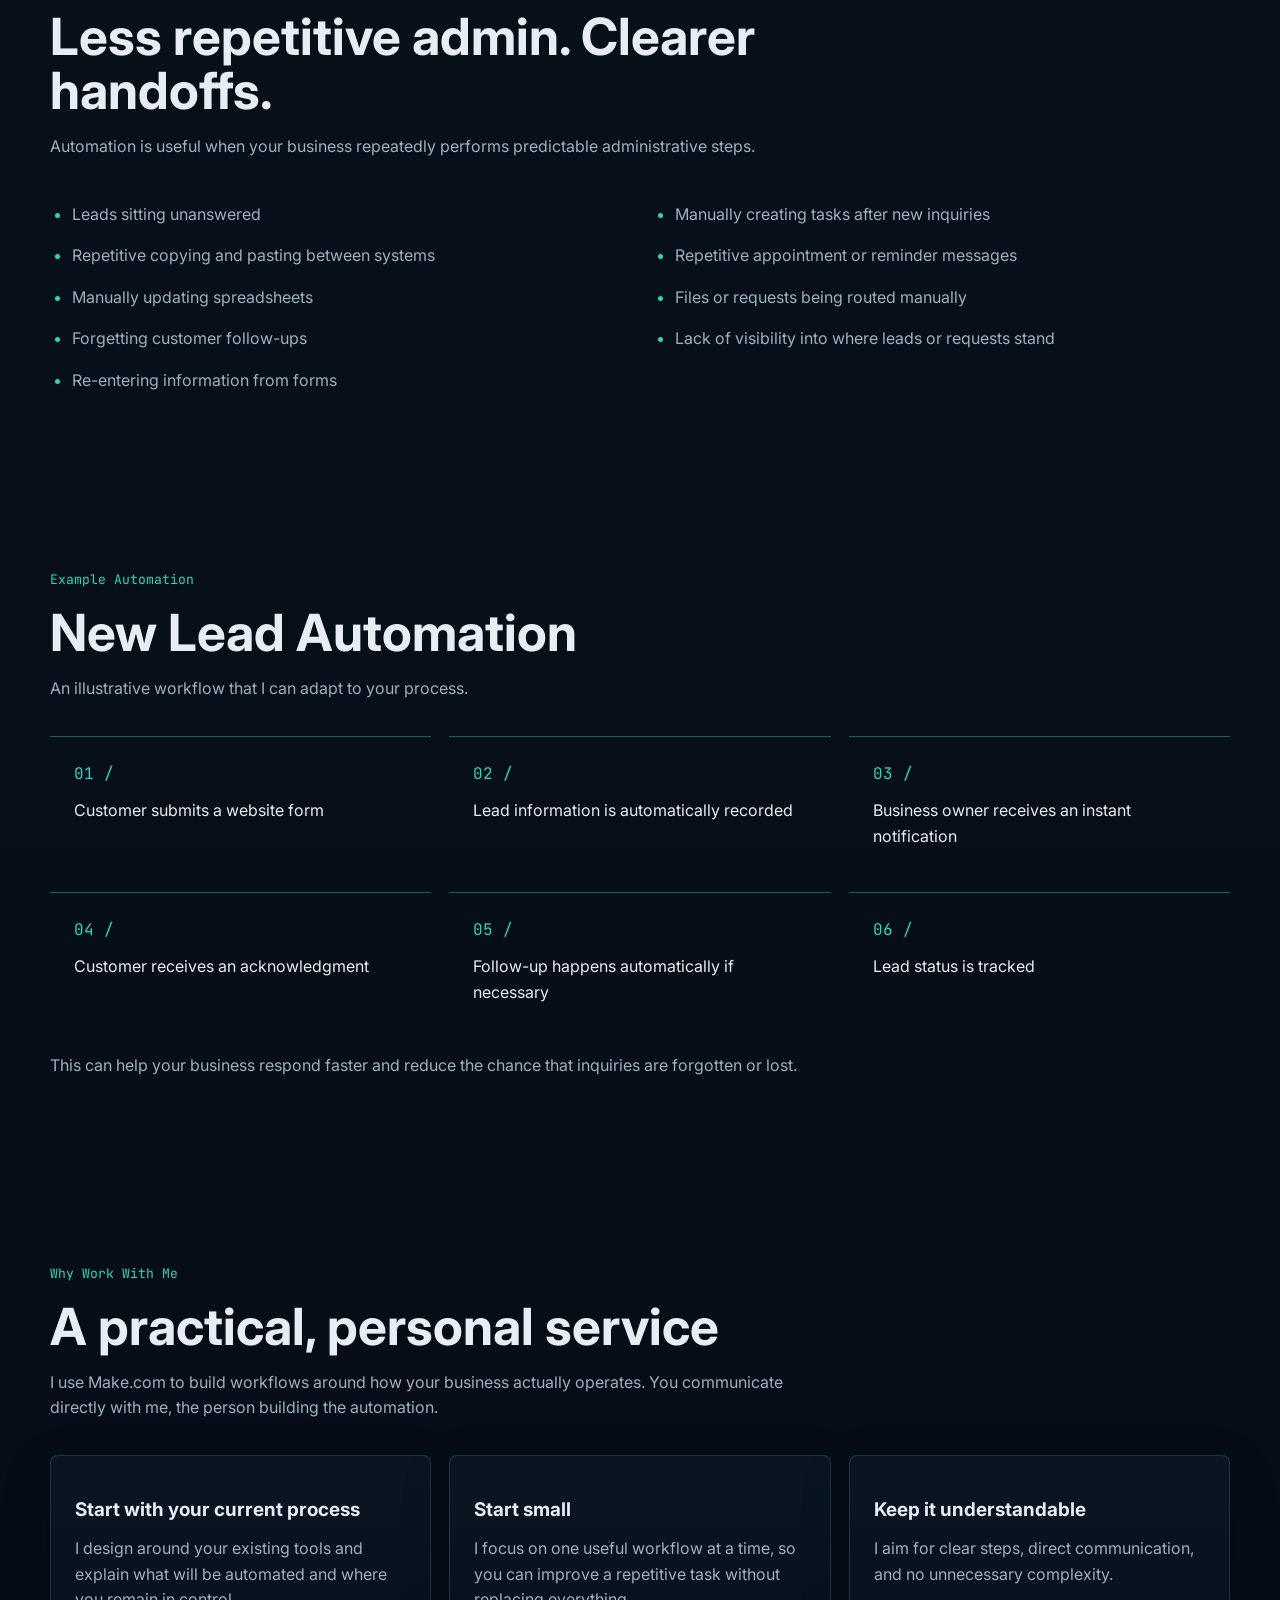
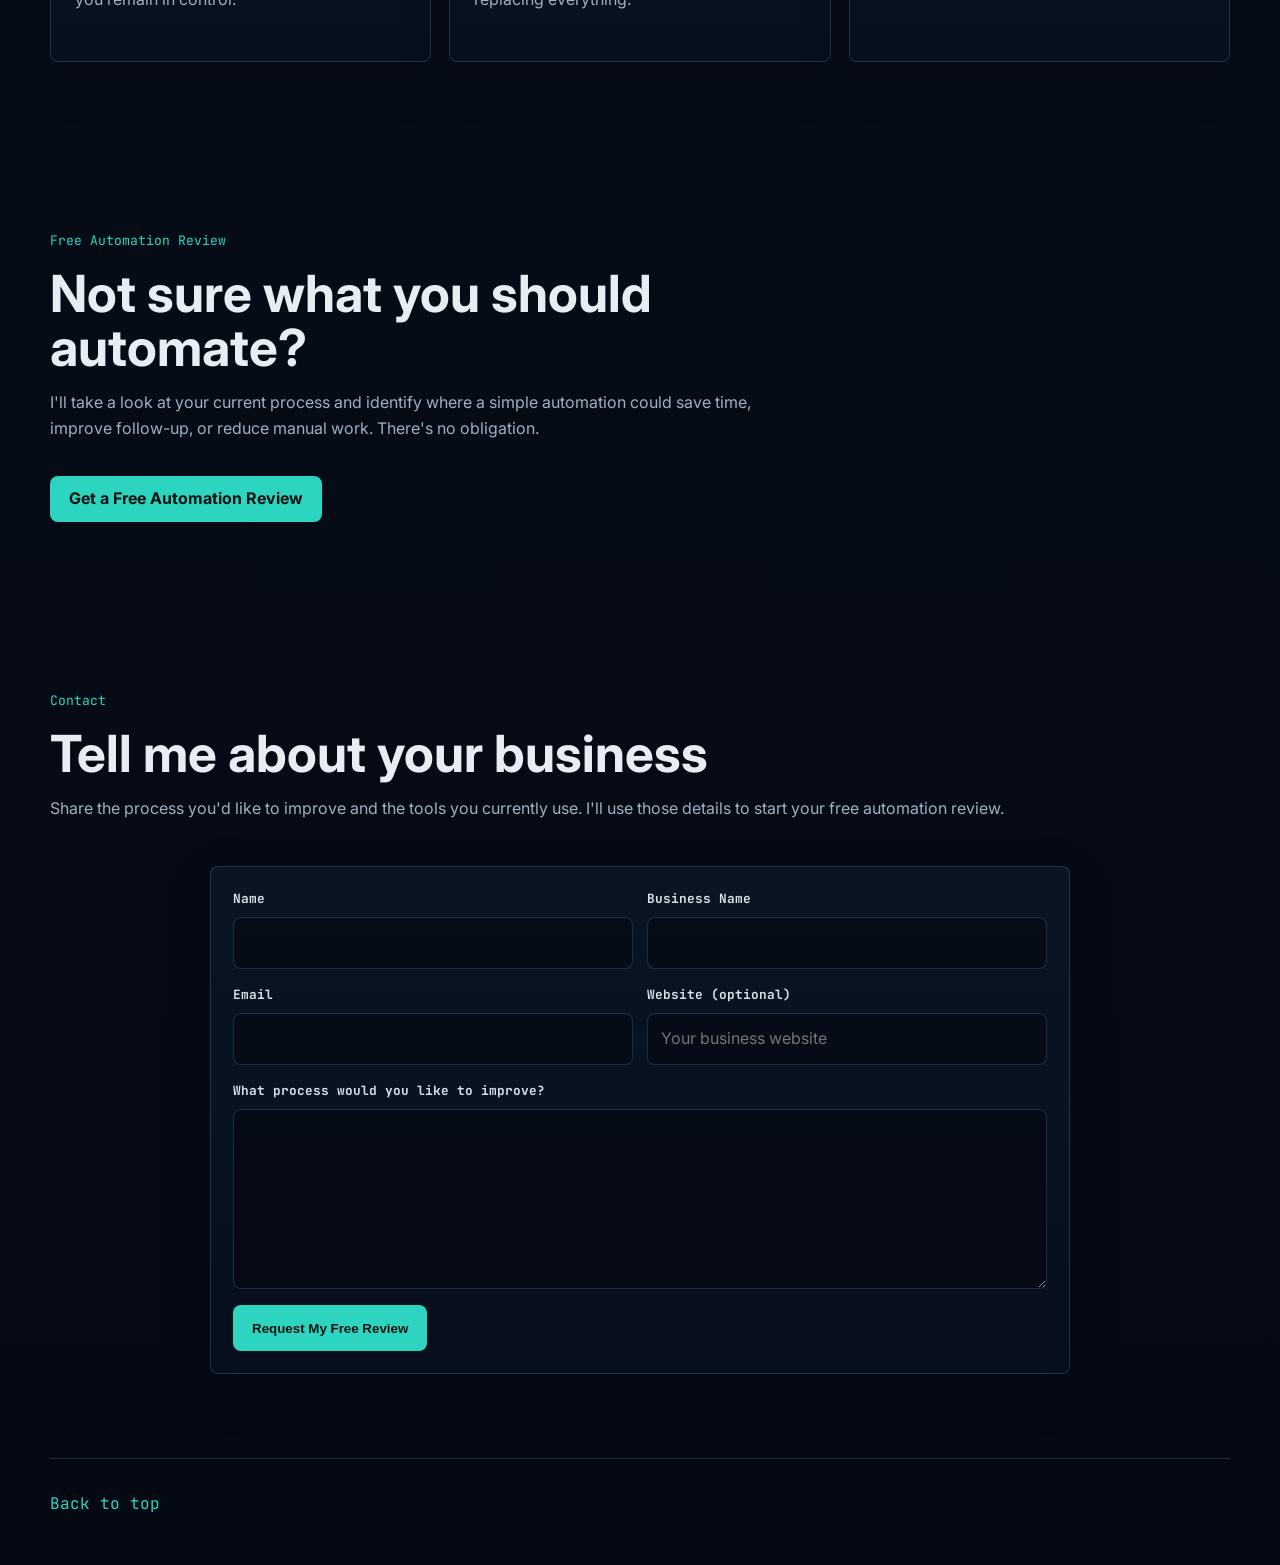
<file: apiary/index.html>
<!DOCTYPE html>
<html lang="en">
<head>
  <meta charset="UTF-8">
  <meta name="viewport" content="width=device-width, initial-scale=1.0">
  <meta name="description" content="Practical Make.com automations for small businesses, including lead follow-up, intake workflows, customer onboarding, notifications, reminders, and repetitive admin automation.">
  <title>Apiary Automations | Small Business Automation | Samuel Webster</title>
  <link rel="icon" type="image/svg+xml" href="../assets/favicon.svg">
  <link rel="preconnect" href="https://fonts.googleapis.com">
  <link rel="preconnect" href="https://fonts.gstatic.com" crossorigin>
  <link href="https://fonts.googleapis.com/css2?family=Inter:wght@400;500;600;700;800&family=JetBrains+Mono:wght@400;500;700&display=swap" rel="stylesheet">
  <link rel="stylesheet" href="../styles.css">
</head>
<body class="apiary-page">
  <header class="site-header">
    <nav class="nav-shell" aria-label="Primary navigation">
      <a class="brand" href="../index.html" aria-label="Samuel Webster home">
        <span class="brand-mark">SW</span>
        <span><strong>Samuel Webster</strong><small>IT Support | Microsoft 365 | Service Desk</small></span>
      </a>
      <button class="nav-toggle" type="button" aria-label="Toggle navigation" aria-expanded="false" aria-controls="site-menu"><span></span><span></span><span></span></button>
      <div class="nav-links" id="site-menu">
        <a href="../index.html#experience">Experience</a>
        <a href="../index.html#skills">Skills</a>
        <a href="../index.html#projects">Projects</a>
        <a href="../index.html#certifications">Certifications</a>
        <a href="../index.html#work-with-me">Work With Me</a>
        <a href="index.html" aria-current="page">Automations</a>
        <a href="../saas-support/index.html">SaaS Support</a>
        <a href="../sales/index.html">Tech Sales</a>
        <a class="nav-contact" href="#inquiry">Contact</a>
      </div>
    </nav>
  </header>
  <main id="top">
    <section class="hero section apiary-hero">
      <div class="hero-copy apiary-hero-copy">
        <p class="eyebrow">Apiary Automations by Samuel Webster</p>
        <h1>Simple automations for small businesses</h1>
        <p class="hero-intro">I help local businesses respond to leads faster, reduce repetitive admin, automate customer follow-up, and streamline intake and handoff processes using Make.com.</p>
        <p class="hero-intro hero-intro-secondary">I build practical workflows that connect the tools you already use, so you spend less time doing the same work manually.</p>
        <div class="hero-actions">
          <a class="btn primary" href="#inquiry">Get a Free Automation Review</a>
          <a class="btn secondary" href="#services">See What I Automate</a>
        </div>
      </div>
      <div class="hero-visual apiary-visual">
        <img class="apiary-logo" src="../assets/apiary-automations-logo.png" alt="Apiary Automations" width="1254" height="1254">
      </div>
    </section>
    <section class="section" id="services">
      <div class="section-heading">
        <p class="eyebrow">What I Automate</p>
        <h2>Practical help with everyday workflows</h2>
        <p>These are examples, rather than a restricted list of services. I start with the steps your business repeats and the tools you already use.</p>
      </div>
      <div class="work-grid">
        <article class="work-card"><span class="badge helpdesk">Leads</span><h3>Lead capture + instant notifications</h3><p>Record new inquiries and notify the right person when a lead arrives.</p></article>
        <article class="work-card"><span class="badge">Follow-up</span><h3>Automated follow-up sequences</h3><p>Keep follow-up moving with messages based on your agreed process.</p></article>
        <article class="work-card"><span class="badge helpdesk">Intake</span><h3>Booking and intake workflows</h3><p>Connect booking details with the information you need before an appointment.</p></article>
        <article class="work-card"><span class="badge">Records</span><h3>Form to CRM / Google Sheets automation</h3><p>Move submitted details into your customer records without repeated copying.</p></article>
        <article class="work-card"><span class="badge helpdesk">Requests</span><h3>Quote and request intake</h3><p>Organize requests so you can review the details and decide what happens next.</p></article>
        <article class="work-card"><span class="badge">Customers</span><h3>Customer onboarding</h3><p>Connect welcome messages, intake details, and the tasks needed to get started.</p></article>
        <article class="work-card"><span class="badge helpdesk">Tasks</span><h3>Internal task creation</h3><p>Create a task for the right person when a new inquiry or request arrives.</p></article>
        <article class="work-card"><span class="badge">Documents</span><h3>Document and file routing</h3><p>Send files to the appropriate folder or person using clear routing rules.</p></article>
        <article class="work-card"><span class="badge helpdesk">Feedback</span><h3>Review request automation</h3><p>Send a review invitation after a completed service, following your customer communication preferences.</p></article>
        <article class="work-card"><span class="badge">Reminders</span><h3>Appointment reminders</h3><p>Reduce repetitive reminder messages with a workflow tied to your bookings.</p></article>
        <article class="work-card"><span class="badge helpdesk">Visibility</span><h3>Basic reporting and status updates</h3><p>Bring routine updates together so you can see where requests stand.</p></article>
      </div>
    </section>
    <section class="section" id="how-it-works">
      <div class="section-heading"><p class="eyebrow">How It Works</p><h2>Connect the steps you already take</h2><p>A website inquiry can start a sequence of small actions, without someone repeating each step by hand.</p></div>
      <ol class="apiary-flow" aria-label="Example inquiry workflow">
        <li>Website inquiry</li><li>Customer information captured</li><li>Google Sheet or CRM updated</li><li>Instant notification sent</li><li>Customer receives confirmation</li><li>Follow-up sequence begins</li>
      </ol>
      <p class="apiary-note">I customize the steps around your business, including the tools you use, who needs to be notified, and when a person should take over.</p>
    </section>
    <section class="section" id="problems">
      <div class="section-heading"><p class="eyebrow">Problems I Can Help Reduce</p><h2>Less repetitive admin. Clearer handoffs.</h2><p>Automation is useful when your business repeatedly performs predictable administrative steps.</p></div>
      <ul class="apiary-problems">
        <li>Leads sitting unanswered</li><li>Repetitive copying and pasting between systems</li><li>Manually updating spreadsheets</li><li>Forgetting customer follow-ups</li><li>Re-entering information from forms</li><li>Manually creating tasks after new inquiries</li><li>Repetitive appointment or reminder messages</li><li>Files or requests being routed manually</li><li>Lack of visibility into where leads or requests stand</li>
      </ul>
    </section>
    <section class="section" id="example">
      <div class="section-heading"><p class="eyebrow">Example Automation</p><h2>New Lead Automation</h2><p>An illustrative workflow that I can adapt to your process.</p></div>
      <ol class="apiary-flow apiary-steps">
        <li>Customer submits a website form</li><li>Lead information is automatically recorded</li><li>Business owner receives an instant notification</li><li>Customer receives an acknowledgment</li><li>Follow-up happens automatically if necessary</li><li>Lead status is tracked</li>
      </ol>
      <p class="apiary-note">This can help your business respond faster and reduce the chance that inquiries are forgotten or lost.</p>
    </section>
    <section class="section" id="why-me">
      <div class="section-heading"><p class="eyebrow">Why Work With Me</p><h2>A practical, personal service</h2><p>I use Make.com to build workflows around how your business actually operates. You communicate directly with me, the person building the automation.</p></div>
      <div class="work-grid">
        <article class="work-card"><h3>Start with your current process</h3><p>I design around your existing tools and explain what will be automated and where you remain in control.</p></article>
        <article class="work-card"><h3>Start small</h3><p>I focus on one useful workflow at a time, so you can improve a repetitive task without replacing everything.</p></article>
        <article class="work-card"><h3>Keep it understandable</h3><p>I aim for clear steps, direct communication, and no unnecessary complexity.</p></article>
      </div>
    </section>
    <section class="section" id="review">
      <div class="section-heading"><p class="eyebrow">Free Automation Review</p><h2>Not sure what you should automate?</h2><p>I'll take a look at your current process and identify where a simple automation could save time, improve follow-up, or reduce manual work. There's no obligation.</p></div>
      <a class="btn primary" href="#inquiry">Get a Free Automation Review</a>
    </section>
    <section class="section contact" id="inquiry">
      <div><p class="eyebrow">Contact</p><h2>Tell me about your business</h2><p>Share the process you'd like to improve and the tools you currently use. I'll use those details to start your free automation review.</p></div>
      <form class="contact-form" action="https://api.web3forms.com/submit" method="POST">
        <input type="hidden" name="access_key" value="55e2f08d-09cb-45c2-a583-499214f3248a">
        <input type="hidden" name="from_name" value="Apiary Automations by Samuel Webster">
        <input type="hidden" name="subject" value="Apiary Automations - Free Automation Review">
        <input type="hidden" name="redirect" value="https://samuelwebster.tech/thank-you.html">
        <input type="checkbox" name="botcheck" style="display:none" tabindex="-1" aria-hidden="true">
        <div class="form-grid">
          <div class="form-field"><label for="review-name">Name</label><input id="review-name" name="name" type="text" autocomplete="name" required></div>
          <div class="form-field"><label for="review-business">Business Name</label><input id="review-business" name="company" type="text" autocomplete="organization" required></div>
        </div>
        <div class="form-grid">
          <div class="form-field"><label for="review-email">Email</label><input id="review-email" name="email" type="email" autocomplete="email" required></div>
          <div class="form-field"><label for="review-website">Website (optional)</label><input id="review-website" name="business_website" type="text" inputmode="url" placeholder="Your business website"></div>
        </div>
        <div class="form-field"><label for="review-message">What process would you like to improve?</label><textarea id="review-message" name="message" rows="6" required></textarea></div>
        <div class="form-footer"><button class="btn primary" type="submit">Request My Free Review</button></div>
      </form>
    </section>
  </main>
  <footer class="site-footer"><a href="#top">Back to top</a></footer>
  <script src="../script.js"></script>
</body>
</html>
</file>
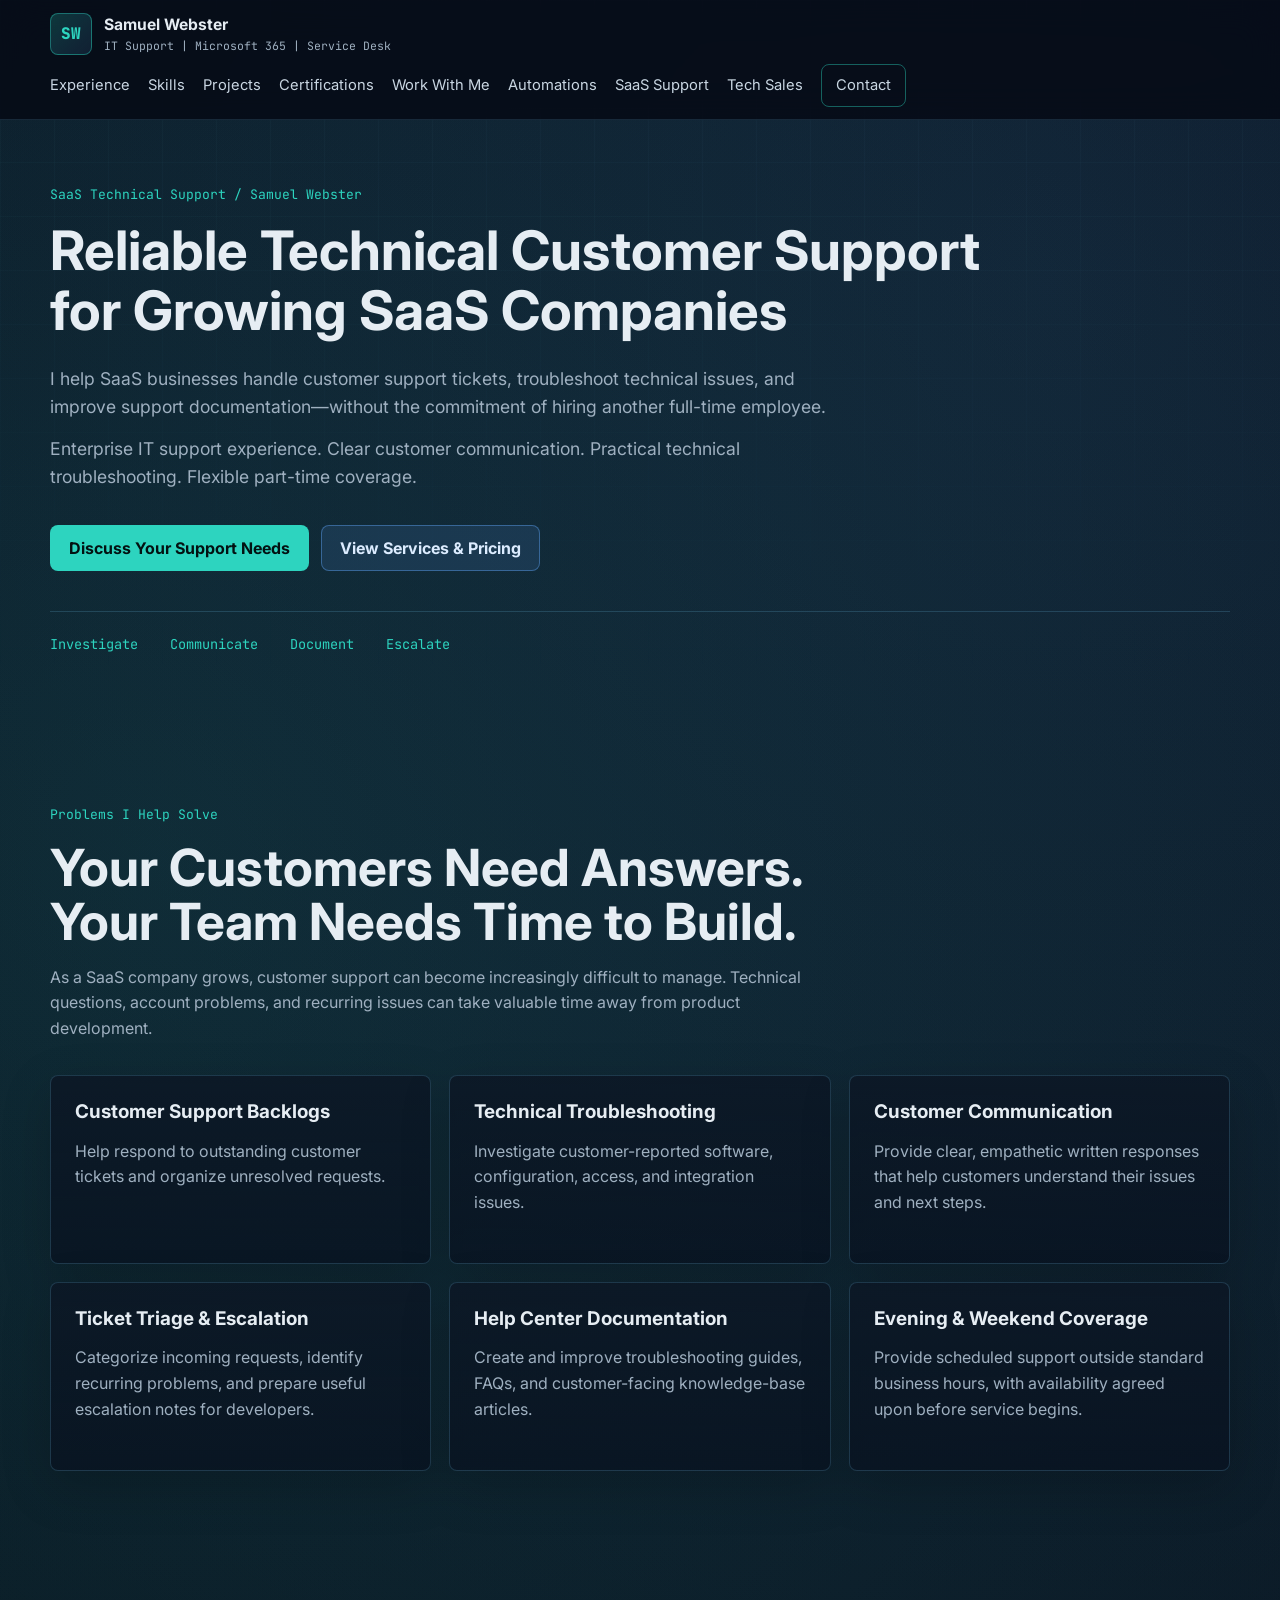
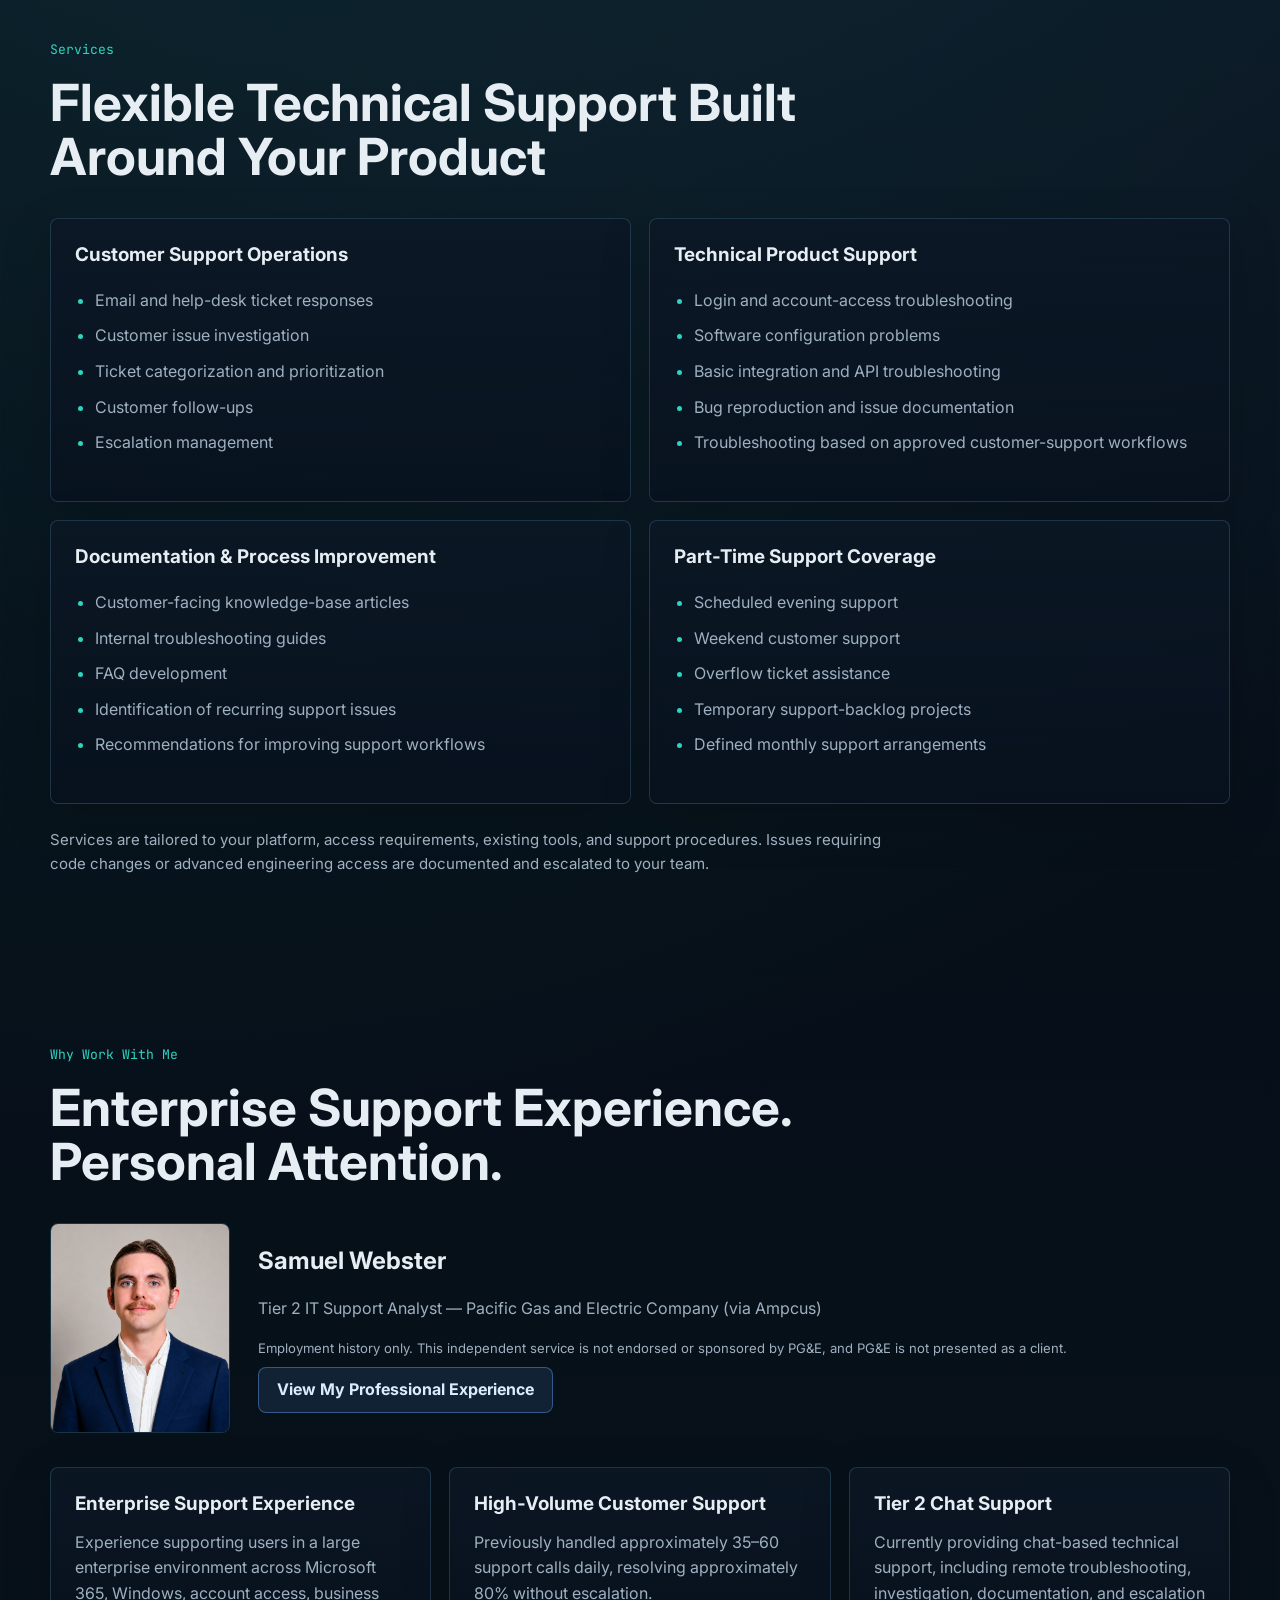
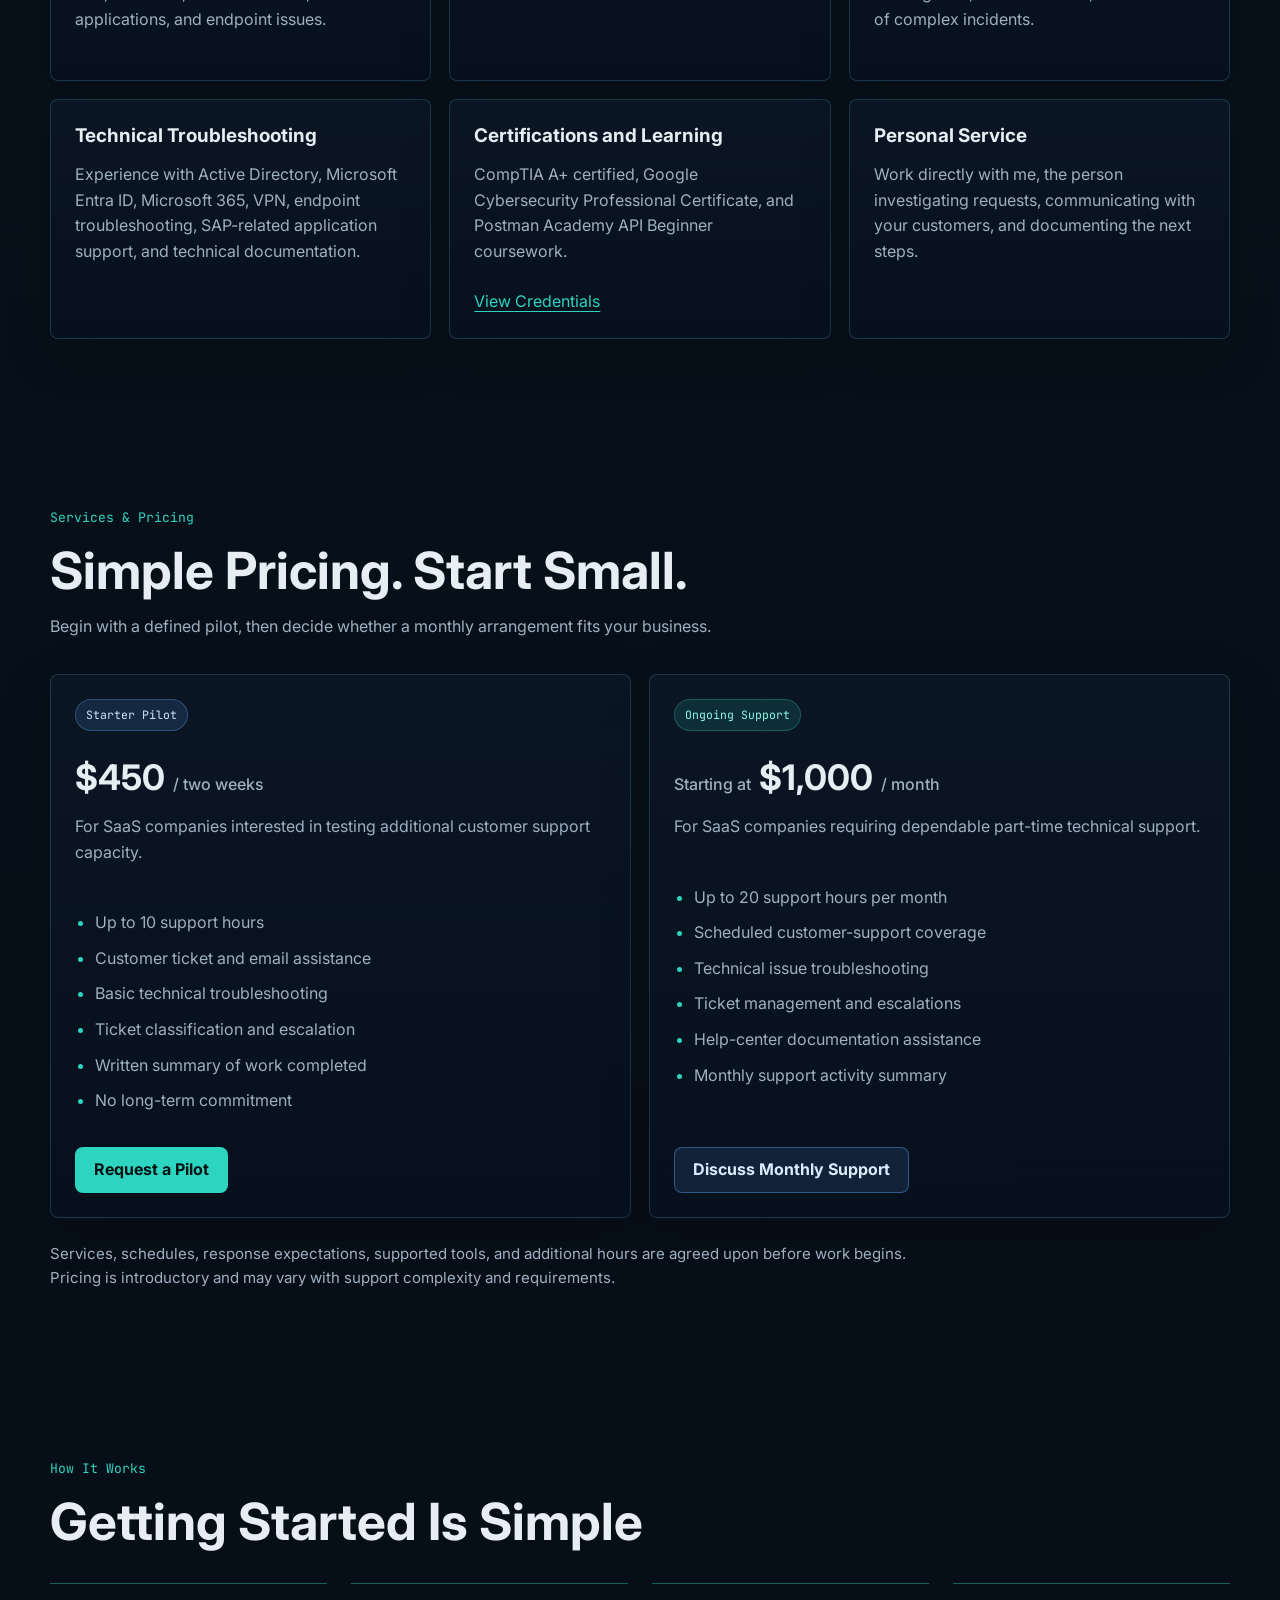
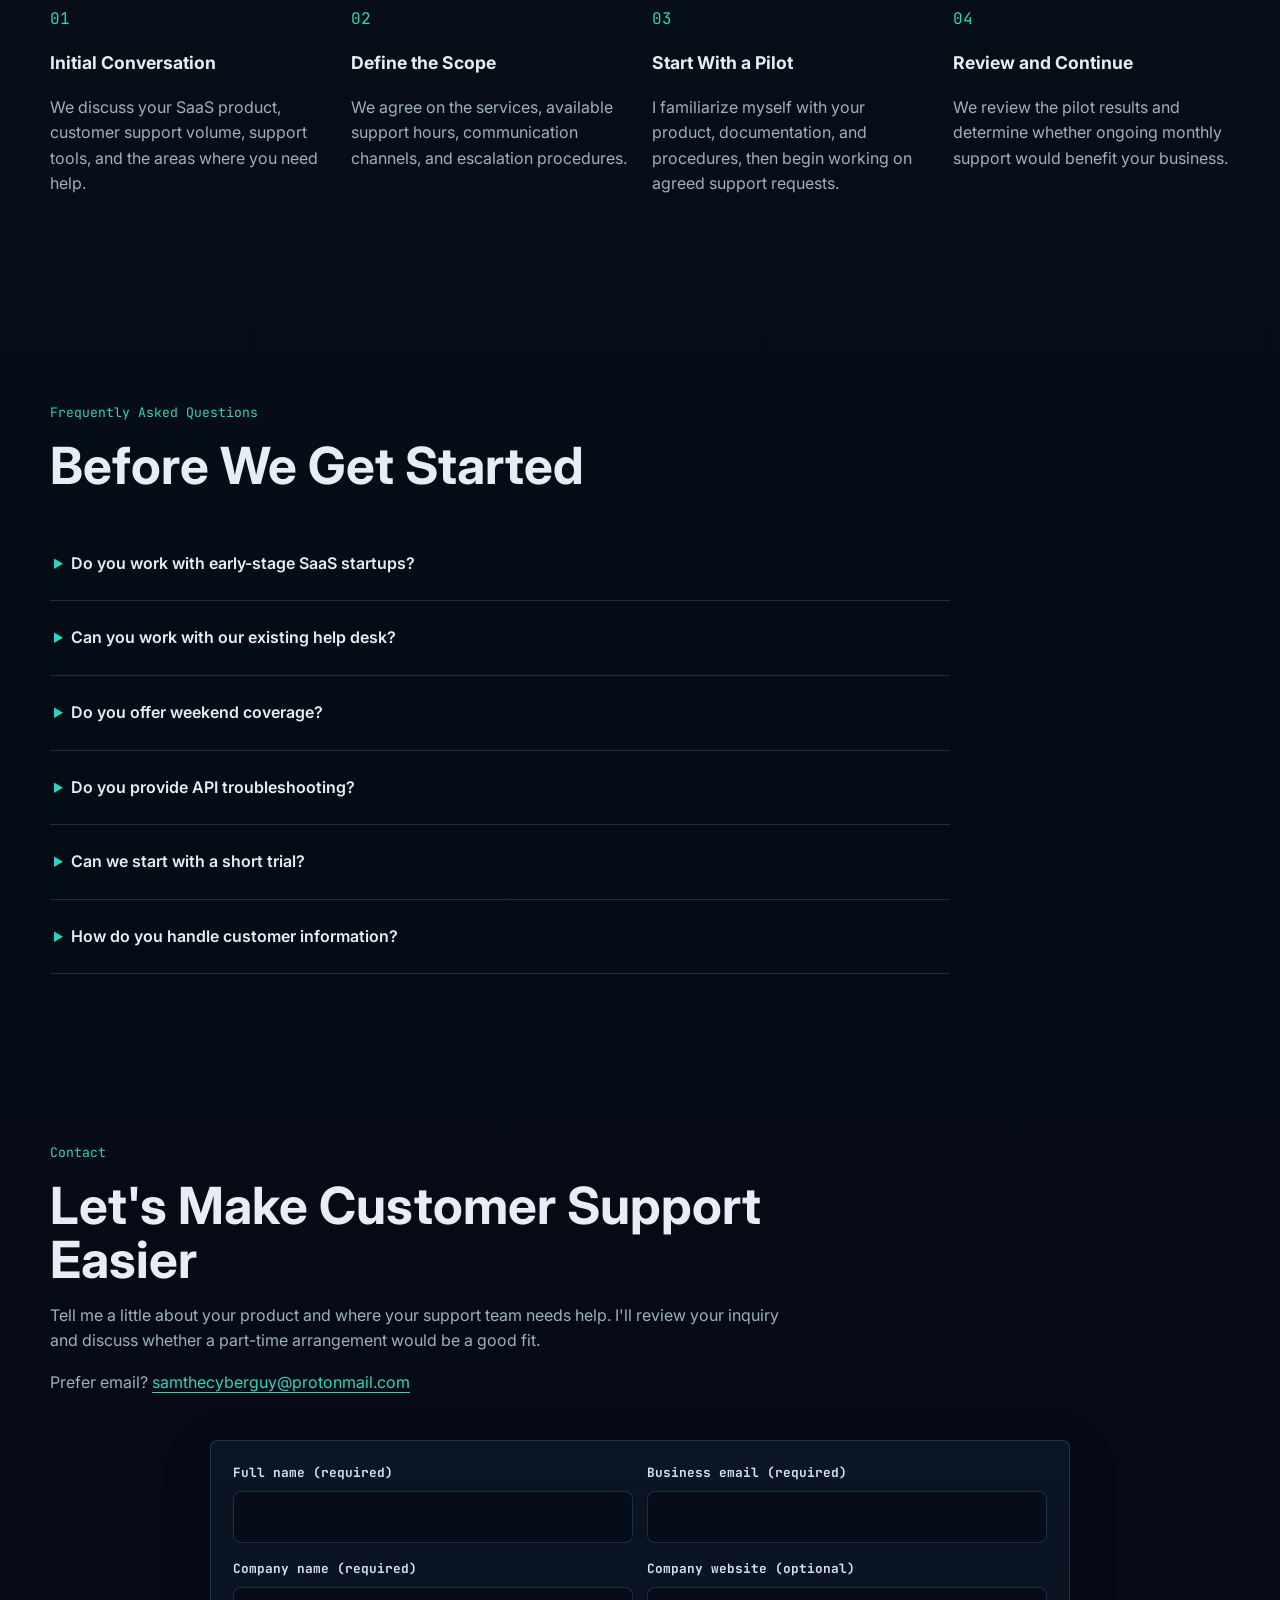
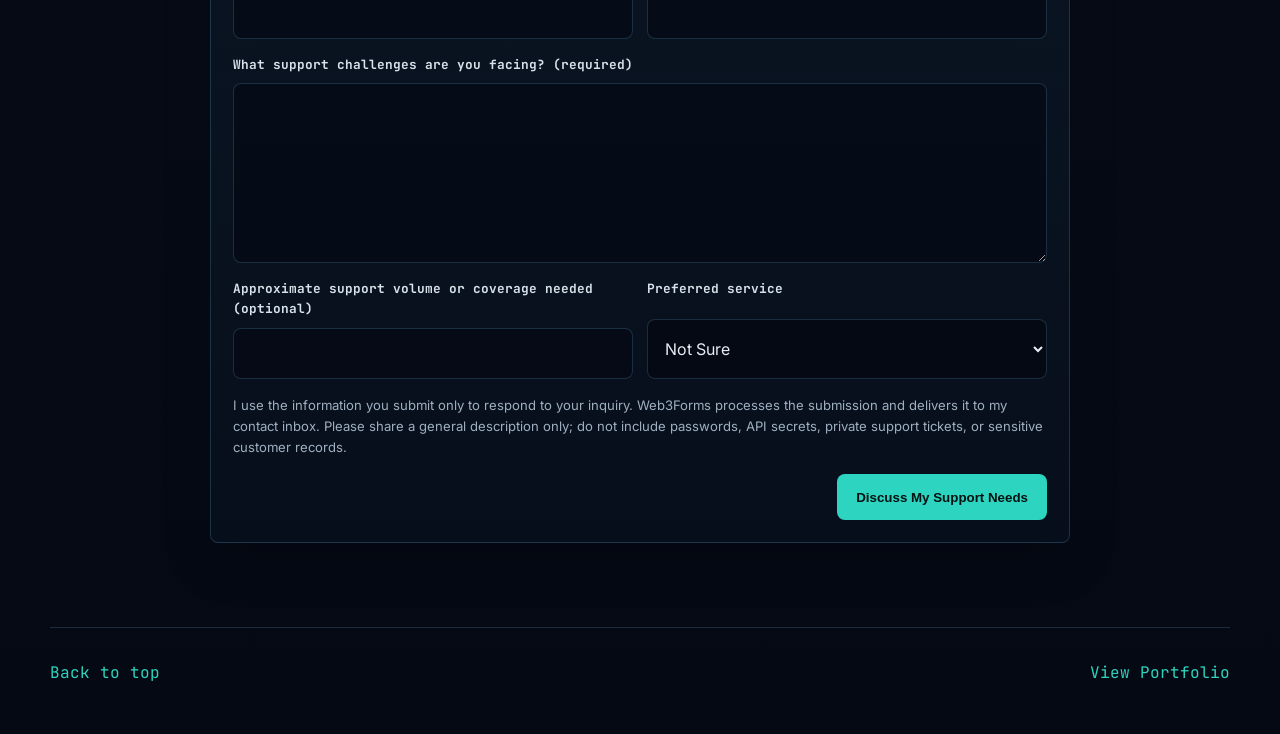
<file: saas-support/index.html>
<!DOCTYPE html>
<html lang="en">
<head>
  <meta charset="UTF-8">
  <meta name="viewport" content="width=device-width, initial-scale=1.0">
  <title>SaaS Technical Support Services | Samuel Webster</title>
  <meta name="description" content="Flexible technical customer support for growing SaaS companies. Ticket management, troubleshooting, customer communication, and documentation from an experienced IT Support Analyst.">
  <link rel="canonical" href="https://samuelwebster.tech/saas-support/">
  <meta property="og:type" content="website">
  <meta property="og:title" content="SaaS Technical Support Services | Samuel Webster">
  <meta property="og:description" content="Part-time customer support, technical troubleshooting, and documentation for growing SaaS companies. Work directly with Samuel Webster.">
  <meta property="og:url" content="https://samuelwebster.tech/saas-support/">
  <meta property="og:image" content="https://samuelwebster.tech/assets/samuel-webster-headshot.png">
  <meta property="og:image:alt" content="Samuel Webster, independent technical support specialist">
  <meta name="twitter:card" content="summary">
  <meta name="twitter:title" content="SaaS Technical Support Services | Samuel Webster">
  <meta name="twitter:description" content="Flexible part-time technical customer support for growing SaaS companies.">
  <meta name="twitter:image" content="https://samuelwebster.tech/assets/samuel-webster-headshot.png">
  <link rel="icon" type="image/svg+xml" href="../assets/favicon.svg">
  <link rel="preconnect" href="https://fonts.googleapis.com">
  <link rel="preconnect" href="https://fonts.gstatic.com" crossorigin>
  <link href="https://fonts.googleapis.com/css2?family=Inter:wght@400;500;600;700;800&family=JetBrains+Mono:wght@400;500;700&display=swap" rel="stylesheet">
  <link rel="stylesheet" href="../styles.css">
  <link rel="stylesheet" href="styles.css">
</head>
<body class="saas-page">
  <header class="site-header">
    <nav class="nav-shell" aria-label="Primary navigation">
      <a class="brand" href="../index.html" aria-label="Samuel Webster home">
        <span class="brand-mark">SW</span>
        <span><strong>Samuel Webster</strong><small>IT Support | Microsoft 365 | Service Desk</small></span>
      </a>
      <button class="nav-toggle" type="button" aria-label="Toggle navigation" aria-expanded="false" aria-controls="site-menu"><span></span><span></span><span></span></button>
      <div class="nav-links" id="site-menu">
        <a href="../index.html#experience">Experience</a>
        <a href="../index.html#skills">Skills</a>
        <a href="../index.html#projects">Projects</a>
        <a href="../index.html#certifications">Certifications</a>
        <a href="../index.html#work-with-me">Work With Me</a>
        <a href="../apiary/index.html">Automations</a>
        <a href="index.html" aria-current="page">SaaS Support</a>
        <a href="../sales/index.html">Tech Sales</a>
        <a class="nav-contact" href="#contact">Contact</a>
      </div>
    </nav>
  </header>
  <main id="top">
    <section class="section support-hero">
      <p class="eyebrow">SaaS Technical Support / Samuel Webster</p>
      <h1>Reliable Technical Customer Support for Growing SaaS Companies</h1>
      <p class="hero-intro">I help SaaS businesses handle customer support tickets, troubleshoot technical issues, and improve support documentation&mdash;without the commitment of hiring another full-time employee.</p>
      <p class="hero-intro hero-intro-secondary">Enterprise IT support experience. Clear customer communication. Practical technical troubleshooting. Flexible part-time coverage.</p>
      <div class="hero-actions">
        <a class="btn primary" href="#contact">Discuss Your Support Needs</a>
        <a class="btn secondary" href="#pricing">View Services &amp; Pricing</a>
      </div>
      <div class="support-scope" aria-label="Support approach"><span>Investigate</span><span>Communicate</span><span>Document</span><span>Escalate</span></div>
    </section>
    <section class="section" id="problems">
      <div class="section-heading"><p class="eyebrow">Problems I Help Solve</p><h2>Your Customers Need Answers. Your Team Needs Time to Build.</h2><p>As a SaaS company grows, customer support can become increasingly difficult to manage. Technical questions, account problems, and recurring issues can take valuable time away from product development.</p></div>
      <div class="work-grid">
        <article class="work-card"><h3>Customer Support Backlogs</h3><p>Help respond to outstanding customer tickets and organize unresolved requests.</p></article>
        <article class="work-card"><h3>Technical Troubleshooting</h3><p>Investigate customer-reported software, configuration, access, and integration issues.</p></article>
        <article class="work-card"><h3>Customer Communication</h3><p>Provide clear, empathetic written responses that help customers understand their issues and next steps.</p></article>
        <article class="work-card"><h3>Ticket Triage &amp; Escalation</h3><p>Categorize incoming requests, identify recurring problems, and prepare useful escalation notes for developers.</p></article>
        <article class="work-card"><h3>Help Center Documentation</h3><p>Create and improve troubleshooting guides, FAQs, and customer-facing knowledge-base articles.</p></article>
        <article class="work-card"><h3>Evening &amp; Weekend Coverage</h3><p>Provide scheduled support outside standard business hours, with availability agreed upon before service begins.</p></article>
      </div>
    </section>
    <section class="section" id="services">
      <div class="section-heading"><p class="eyebrow">Services</p><h2>Flexible Technical Support Built Around Your Product</h2></div>
      <div class="support-two-column">
        <article class="work-card"><h3>Customer Support Operations</h3><ul><li>Email and help-desk ticket responses</li><li>Customer issue investigation</li><li>Ticket categorization and prioritization</li><li>Customer follow-ups</li><li>Escalation management</li></ul></article>
        <article class="work-card"><h3>Technical Product Support</h3><ul><li>Login and account-access troubleshooting</li><li>Software configuration problems</li><li>Basic integration and API troubleshooting</li><li>Bug reproduction and issue documentation</li><li>Troubleshooting based on approved customer-support workflows</li></ul></article>
        <article class="work-card"><h3>Documentation &amp; Process Improvement</h3><ul><li>Customer-facing knowledge-base articles</li><li>Internal troubleshooting guides</li><li>FAQ development</li><li>Identification of recurring support issues</li><li>Recommendations for improving support workflows</li></ul></article>
        <article class="work-card"><h3>Part-Time Support Coverage</h3><ul><li>Scheduled evening support</li><li>Weekend customer support</li><li>Overflow ticket assistance</li><li>Temporary support-backlog projects</li><li>Defined monthly support arrangements</li></ul></article>
      </div>
      <p class="support-note">Services are tailored to your platform, access requirements, existing tools, and support procedures. Issues requiring code changes or advanced engineering access are documented and escalated to your team.</p>
    </section>
    <section class="section" id="why-me">
      <div class="section-heading"><p class="eyebrow">Why Work With Me</p><h2>Enterprise Support Experience. Personal Attention.</h2></div>
      <div class="support-profile">
        <img src="../assets/samuel-webster-headshot.png" alt="Professional headshot of Samuel Webster" loading="lazy" width="1086" height="1448">
        <div><h3>Samuel Webster</h3><p>Tier 2 IT Support Analyst &mdash; Pacific Gas and Electric Company (via Ampcus)</p><p class="support-note">Employment history only. This independent service is not endorsed or sponsored by PG&amp;E, and PG&amp;E is not presented as a client.</p><a class="btn secondary" href="../index.html#experience">View My Professional Experience</a></div>
      </div>
      <div class="work-grid">
        <article class="work-card"><h3>Enterprise Support Experience</h3><p>Experience supporting users in a large enterprise environment across Microsoft 365, Windows, account access, business applications, and endpoint issues.</p></article>
        <article class="work-card"><h3>High-Volume Customer Support</h3><p>Previously handled approximately 35&ndash;60 support calls daily, resolving approximately 80% without escalation.</p></article>
        <article class="work-card"><h3>Tier 2 Chat Support</h3><p>Currently providing chat-based technical support, including remote troubleshooting, investigation, documentation, and escalation of complex incidents.</p></article>
        <article class="work-card"><h3>Technical Troubleshooting</h3><p>Experience with Active Directory, Microsoft Entra ID, Microsoft 365, VPN, endpoint troubleshooting, SAP-related application support, and technical documentation.</p></article>
        <article class="work-card"><h3>Certifications and Learning</h3><p>CompTIA A+ certified, Google Cybersecurity Professional Certificate, and Postman Academy API Beginner coursework.</p><a href="../index.html#certifications">View Credentials</a></article>
        <article class="work-card"><h3>Personal Service</h3><p>Work directly with me, the person investigating requests, communicating with your customers, and documenting the next steps.</p></article>
      </div>
    </section>
    <section class="section" id="pricing">
      <div class="section-heading"><p class="eyebrow">Services &amp; Pricing</p><h2>Simple Pricing. Start Small.</h2><p>Begin with a defined pilot, then decide whether a monthly arrangement fits your business.</p></div>
      <div class="support-two-column">
        <article class="work-card support-price"><span class="badge helpdesk">Starter Pilot</span><h3>$450 <span>/ two weeks</span></h3><p>For SaaS companies interested in testing additional customer support capacity.</p><ul><li>Up to 10 support hours</li><li>Customer ticket and email assistance</li><li>Basic technical troubleshooting</li><li>Ticket classification and escalation</li><li>Written summary of work completed</li><li>No long-term commitment</li></ul><a class="btn primary" href="#contact" data-support-service="Pilot">Request a Pilot</a></article>
        <article class="work-card support-price"><span class="badge">Ongoing Support</span><h3><span>Starting at</span> $1,000 <span>/ month</span></h3><p>For SaaS companies requiring dependable part-time technical support.</p><ul><li>Up to 20 support hours per month</li><li>Scheduled customer-support coverage</li><li>Technical issue troubleshooting</li><li>Ticket management and escalations</li><li>Help-center documentation assistance</li><li>Monthly support activity summary</li></ul><a class="btn secondary" href="#contact" data-support-service="Ongoing Support">Discuss Monthly Support</a></article>
      </div>
      <p class="support-note">Services, schedules, response expectations, supported tools, and additional hours are agreed upon before work begins. Pricing is introductory and may vary with support complexity and requirements.</p>
    </section>
    <section class="section" id="process">
      <div class="section-heading"><p class="eyebrow">How It Works</p><h2>Getting Started Is Simple</h2></div>
      <ol class="support-process">
        <li><h3>Initial Conversation</h3><p>We discuss your SaaS product, customer support volume, support tools, and the areas where you need help.</p></li>
        <li><h3>Define the Scope</h3><p>We agree on the services, available support hours, communication channels, and escalation procedures.</p></li>
        <li><h3>Start With a Pilot</h3><p>I familiarize myself with your product, documentation, and procedures, then begin working on agreed support requests.</p></li>
        <li><h3>Review and Continue</h3><p>We review the pilot results and determine whether ongoing monthly support would benefit your business.</p></li>
      </ol>
    </section>
    <section class="section" id="faq">
      <div class="section-heading"><p class="eyebrow">Frequently Asked Questions</p><h2>Before We Get Started</h2></div>
      <div class="support-faq">
        <details><summary>Do you work with early-stage SaaS startups?</summary><p>Yes. My services are intended primarily for small and growing SaaS companies that need additional support capacity without hiring another full-time employee.</p></details>
        <details><summary>Can you work with our existing help desk?</summary><p>Yes, subject to onboarding and access approval. I can learn the support platform and workflows your company already uses.</p></details>
        <details><summary>Do you offer weekend coverage?</summary><p>Weekend and evening support may be available through an agreed schedule. Coverage depends on your requirements and my availability.</p></details>
        <details><summary>Do you provide API troubleshooting?</summary><p>I have foundational REST API and Postman training and practical troubleshooting project experience. I can assist with basic investigations, reproduce errors, gather technical evidence, and escalate issues requiring advanced engineering expertise.</p></details>
        <details><summary>Can we start with a short trial?</summary><p>Yes. The introductory pilot provides up to 10 hours of support over two weeks for $450.</p></details>
        <details><summary>How do you handle customer information?</summary><p>Support work is performed using client-approved systems, authorized access, and agreed confidentiality and security procedures. Access and data-handling requirements are established before work begins.</p></details>
      </div>
    </section>
    <section class="section contact" id="contact">
      <div class="section-heading"><p class="eyebrow">Contact</p><h2>Let's Make Customer Support Easier</h2><p>Tell me a little about your product and where your support team needs help. I'll review your inquiry and discuss whether a part-time arrangement would be a good fit.</p><p>Prefer email? <a class="support-email" href="mailto:samthecyberguy@protonmail.com">samthecyberguy@protonmail.com</a></p></div>
      <form class="contact-form" id="support-inquiry" action="https://api.web3forms.com/submit" method="POST">
        <input type="hidden" name="access_key" value="55e2f08d-09cb-45c2-a583-499214f3248a">
        <input type="hidden" name="from_name" value="Samuel Webster - SaaS Support Services">
        <input type="hidden" name="subject" value="SaaS Technical Support Services Inquiry">
        <input type="hidden" name="redirect" value="https://samuelwebster.tech/saas-support/thank-you.html">
        <input type="checkbox" name="botcheck" style="display:none" tabindex="-1" aria-hidden="true">
        <div class="form-grid">
          <div class="form-field"><label for="support-name">Full name (required)</label><input id="support-name" name="name" type="text" autocomplete="name" maxlength="150" required></div>
          <div class="form-field"><label for="support-email">Business email (required)</label><input id="support-email" name="email" type="email" autocomplete="email" maxlength="254" required></div>
        </div>
        <div class="form-grid">
          <div class="form-field"><label for="support-company">Company name (required)</label><input id="support-company" name="company" type="text" autocomplete="organization" maxlength="200" required></div>
          <div class="form-field"><label for="support-website">Company website (optional)</label><input id="support-website" name="company_website" type="text" inputmode="url" maxlength="500"></div>
        </div>
        <div class="form-field"><label for="support-message">What support challenges are you facing? (required)</label><textarea id="support-message" name="message" rows="6" maxlength="5000" aria-describedby="support-privacy" required></textarea></div>
        <div class="form-grid">
          <div class="form-field"><label for="support-volume">Approximate support volume or coverage needed (optional)</label><input id="support-volume" name="support_volume" type="text" maxlength="500"></div>
          <div class="form-field"><label for="support-service">Preferred service</label><select id="support-service" name="preferred_service"><option value="Not Sure">Not Sure</option><option value="Pilot">Pilot</option><option value="Ongoing Support">Ongoing Support</option></select></div>
        </div>
        <p class="support-note" id="support-privacy">I use the information you submit only to respond to your inquiry. Web3Forms processes the submission and delivers it to my contact inbox. Please share a general description only; do not include passwords, API secrets, private support tickets, or sensitive customer records.</p>
        <div class="form-footer"><button class="btn primary" type="submit">Discuss My Support Needs</button></div>
      </form>
    </section>
  </main>
  <footer class="site-footer"><a href="#top">Back to top</a><a href="../index.html">View Portfolio</a></footer>
  <script src="../script.js"></script>
  <script src="script.js"></script>
</body>
</html>
</file>
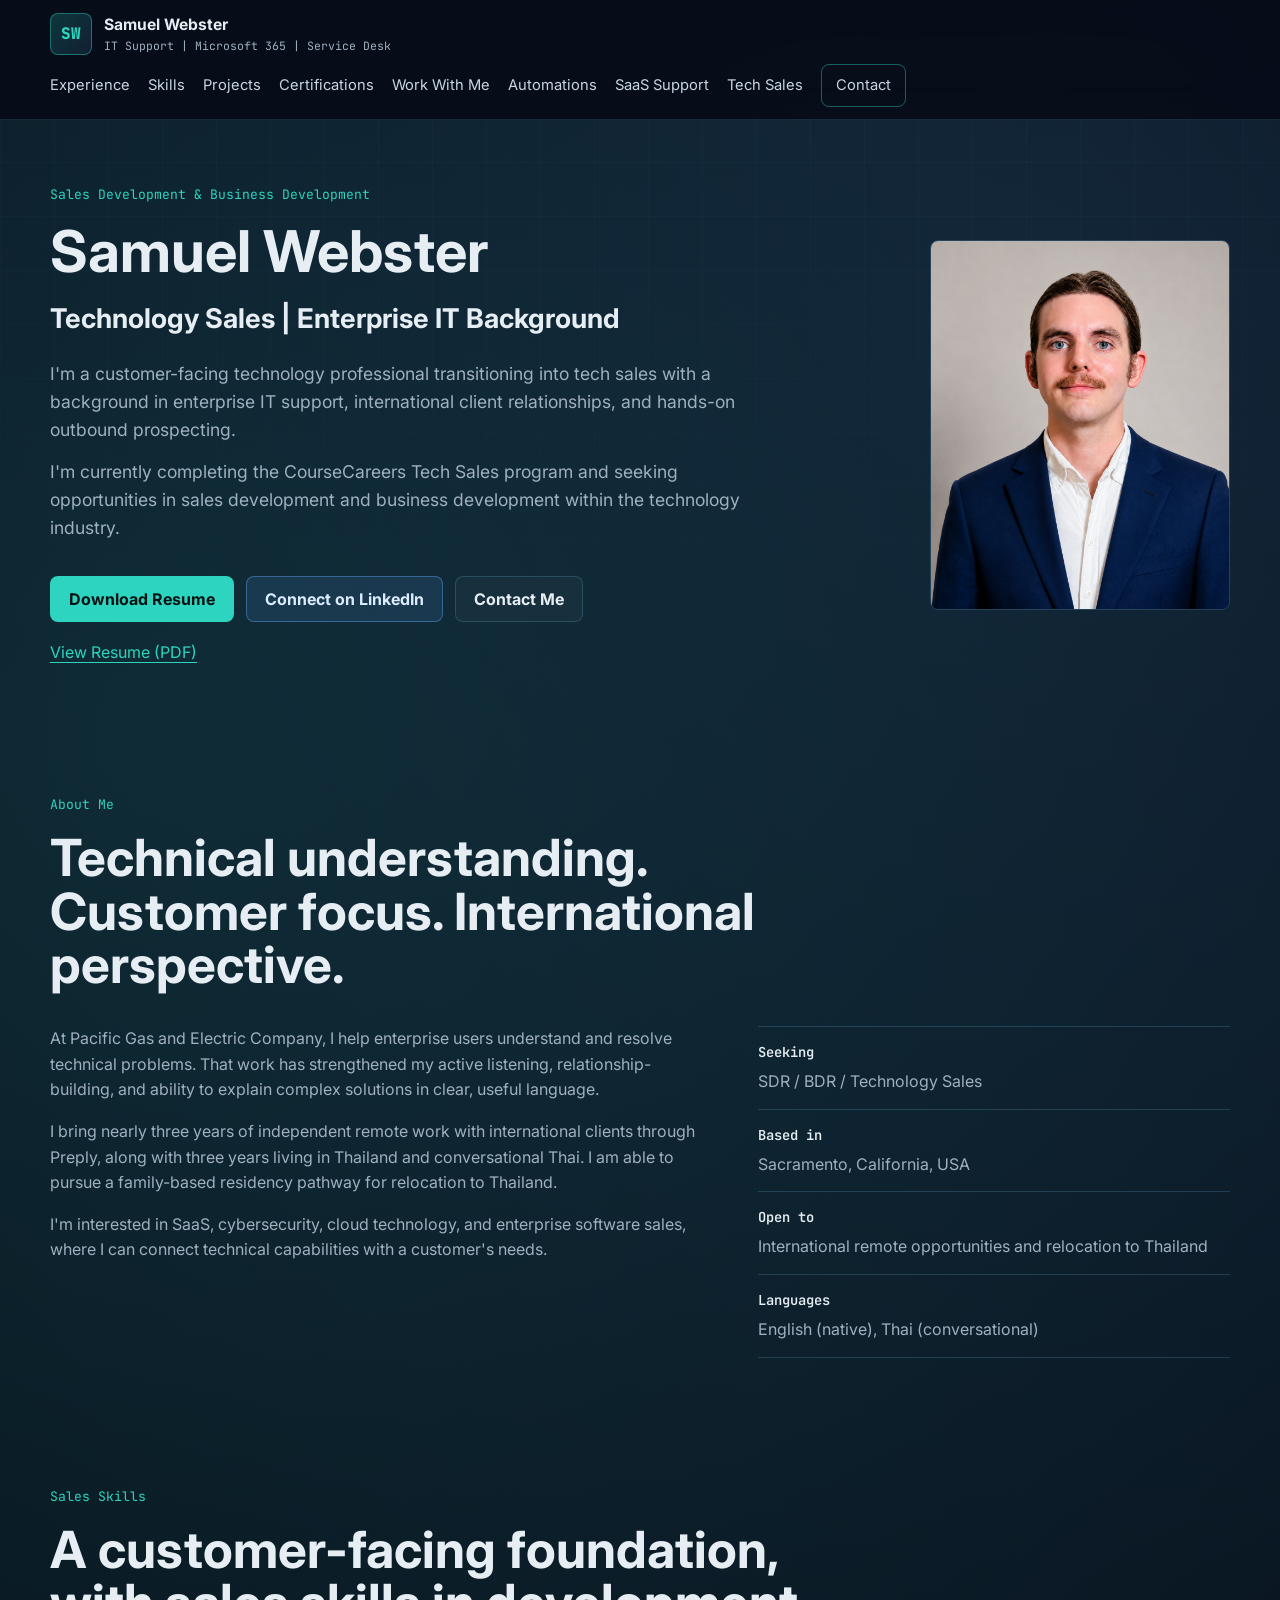
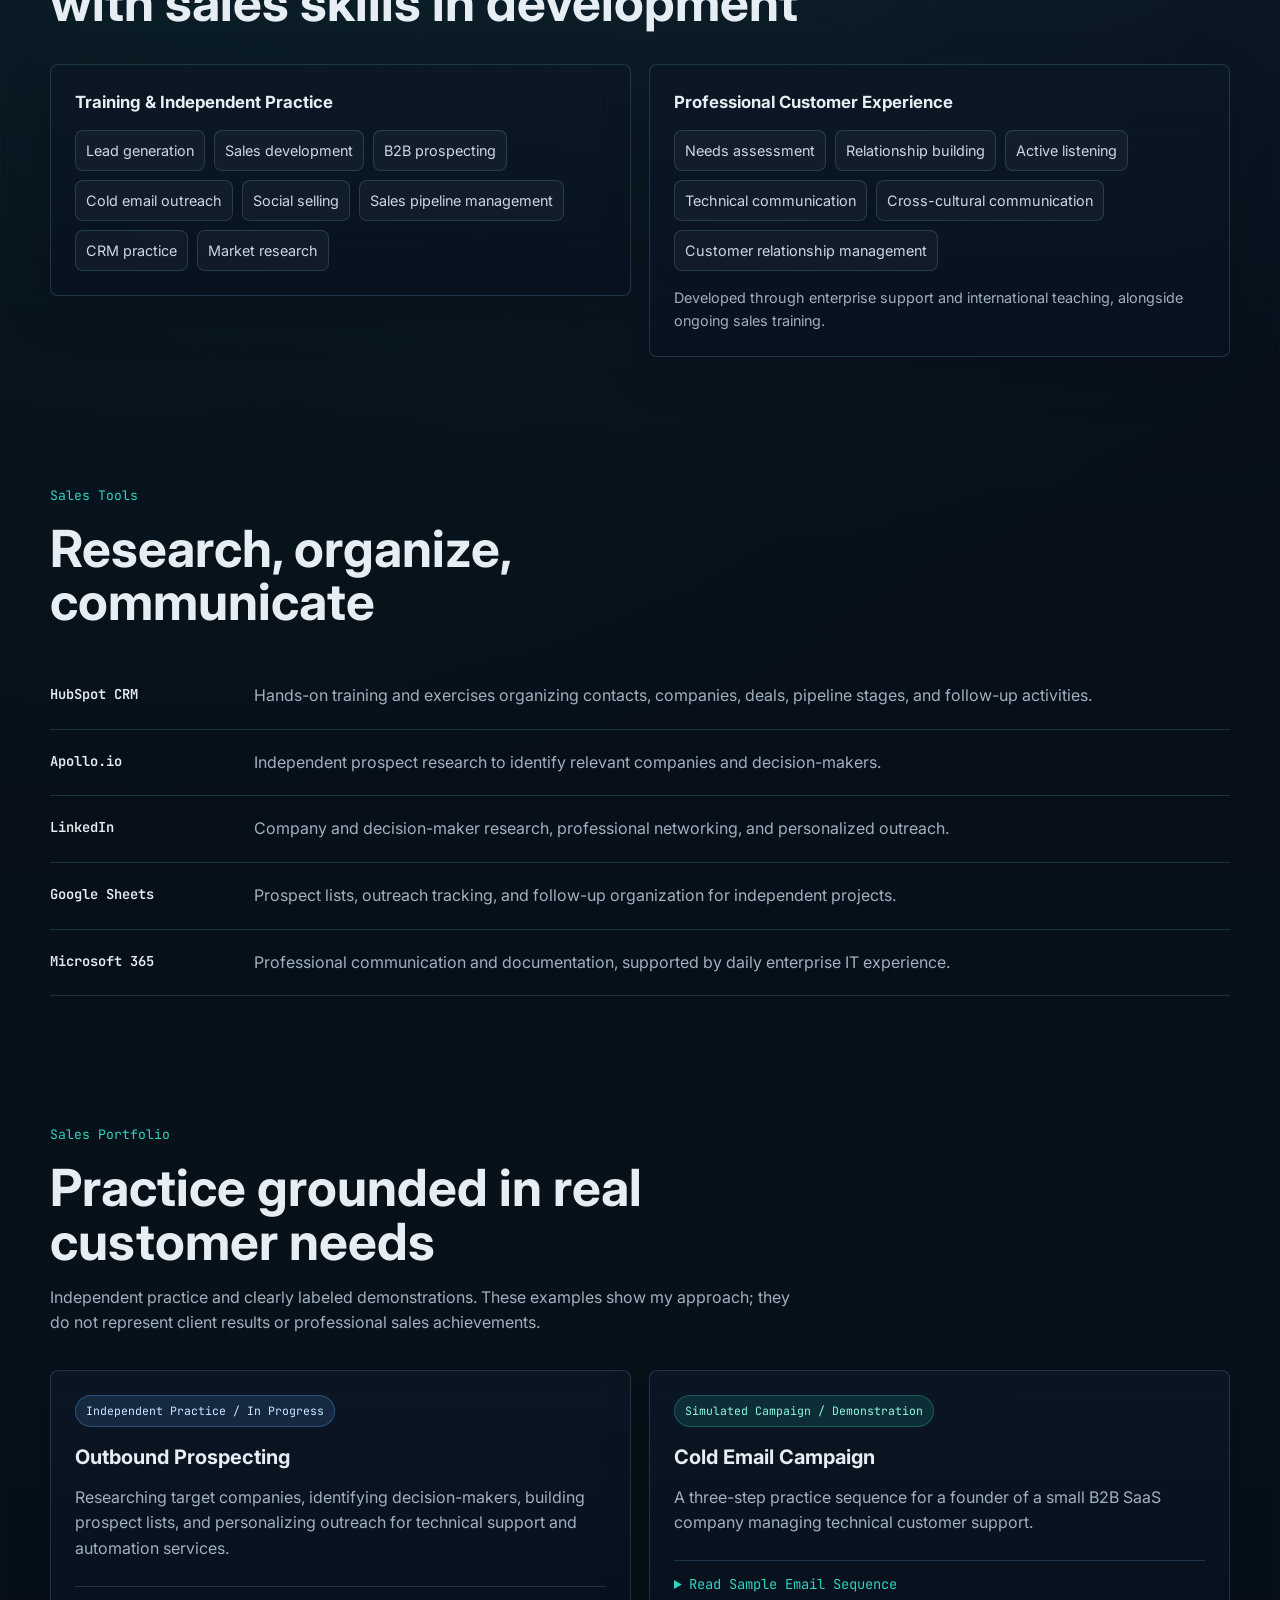
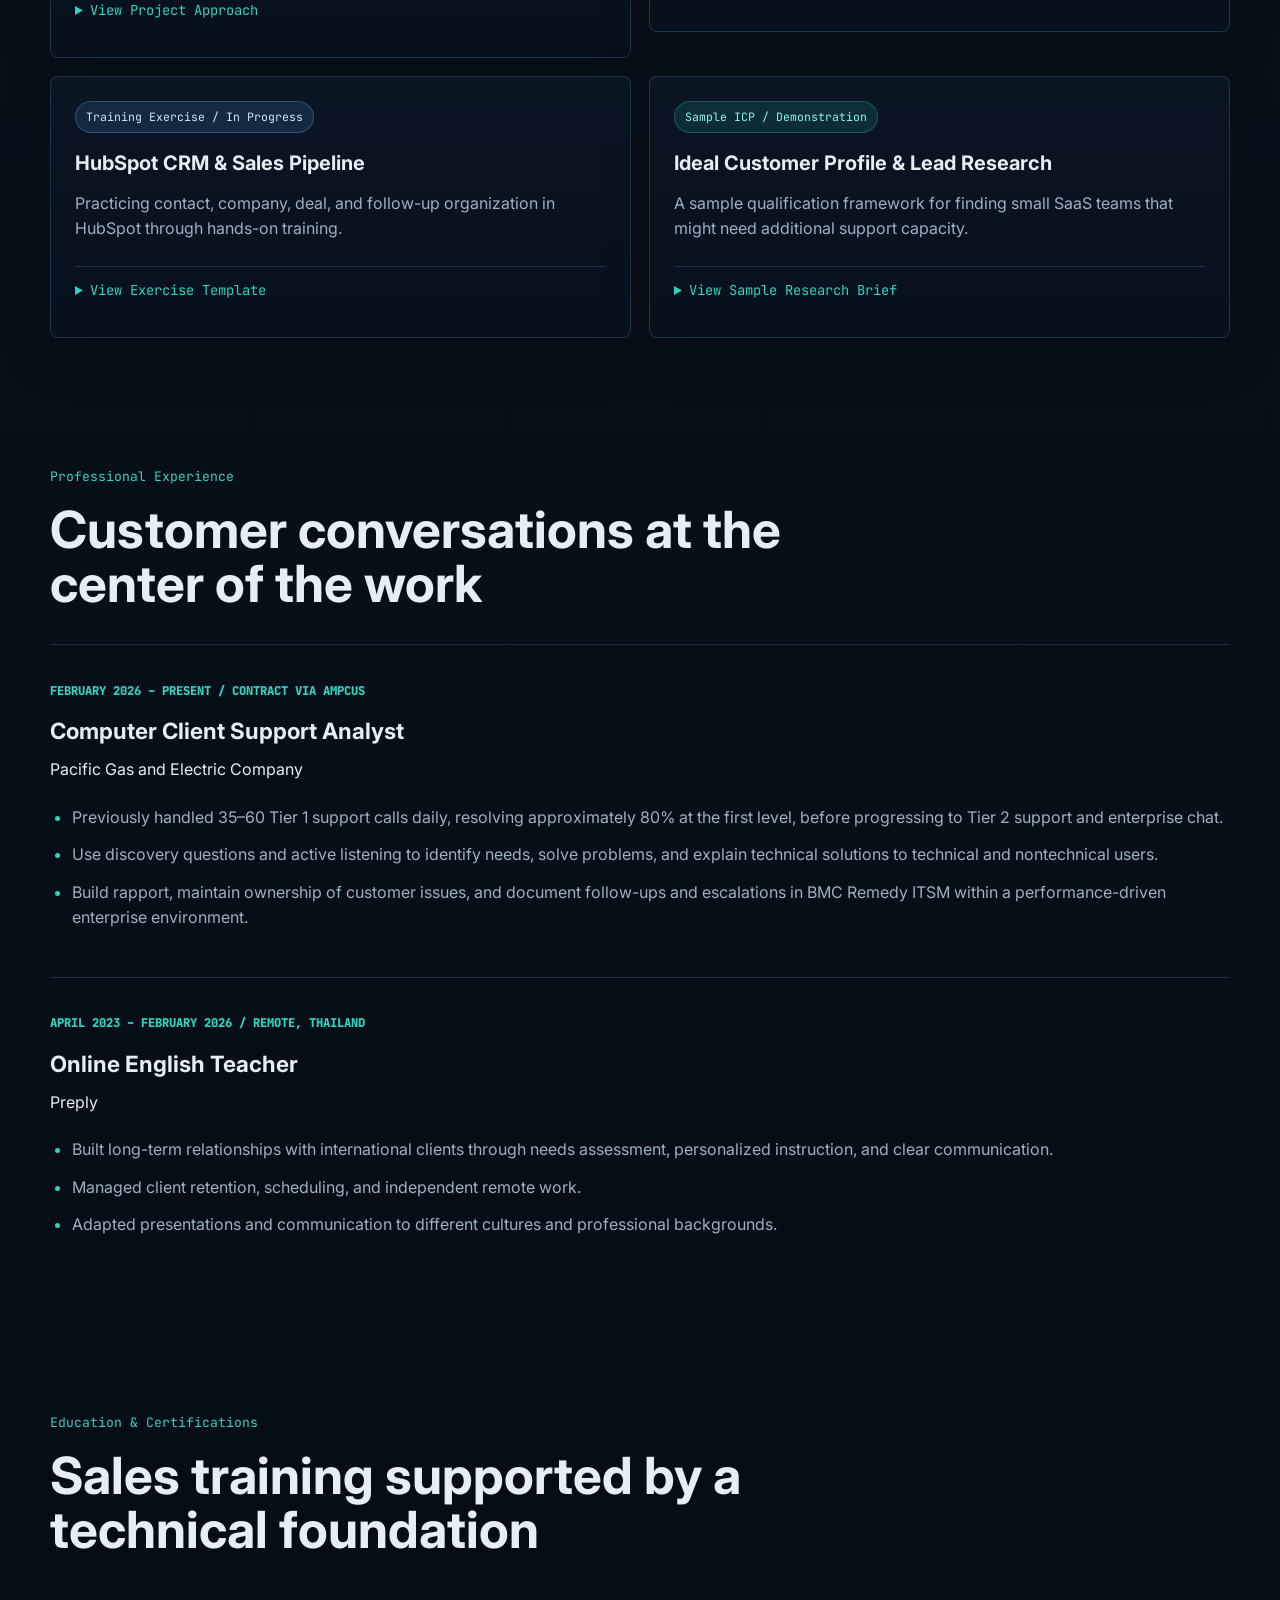
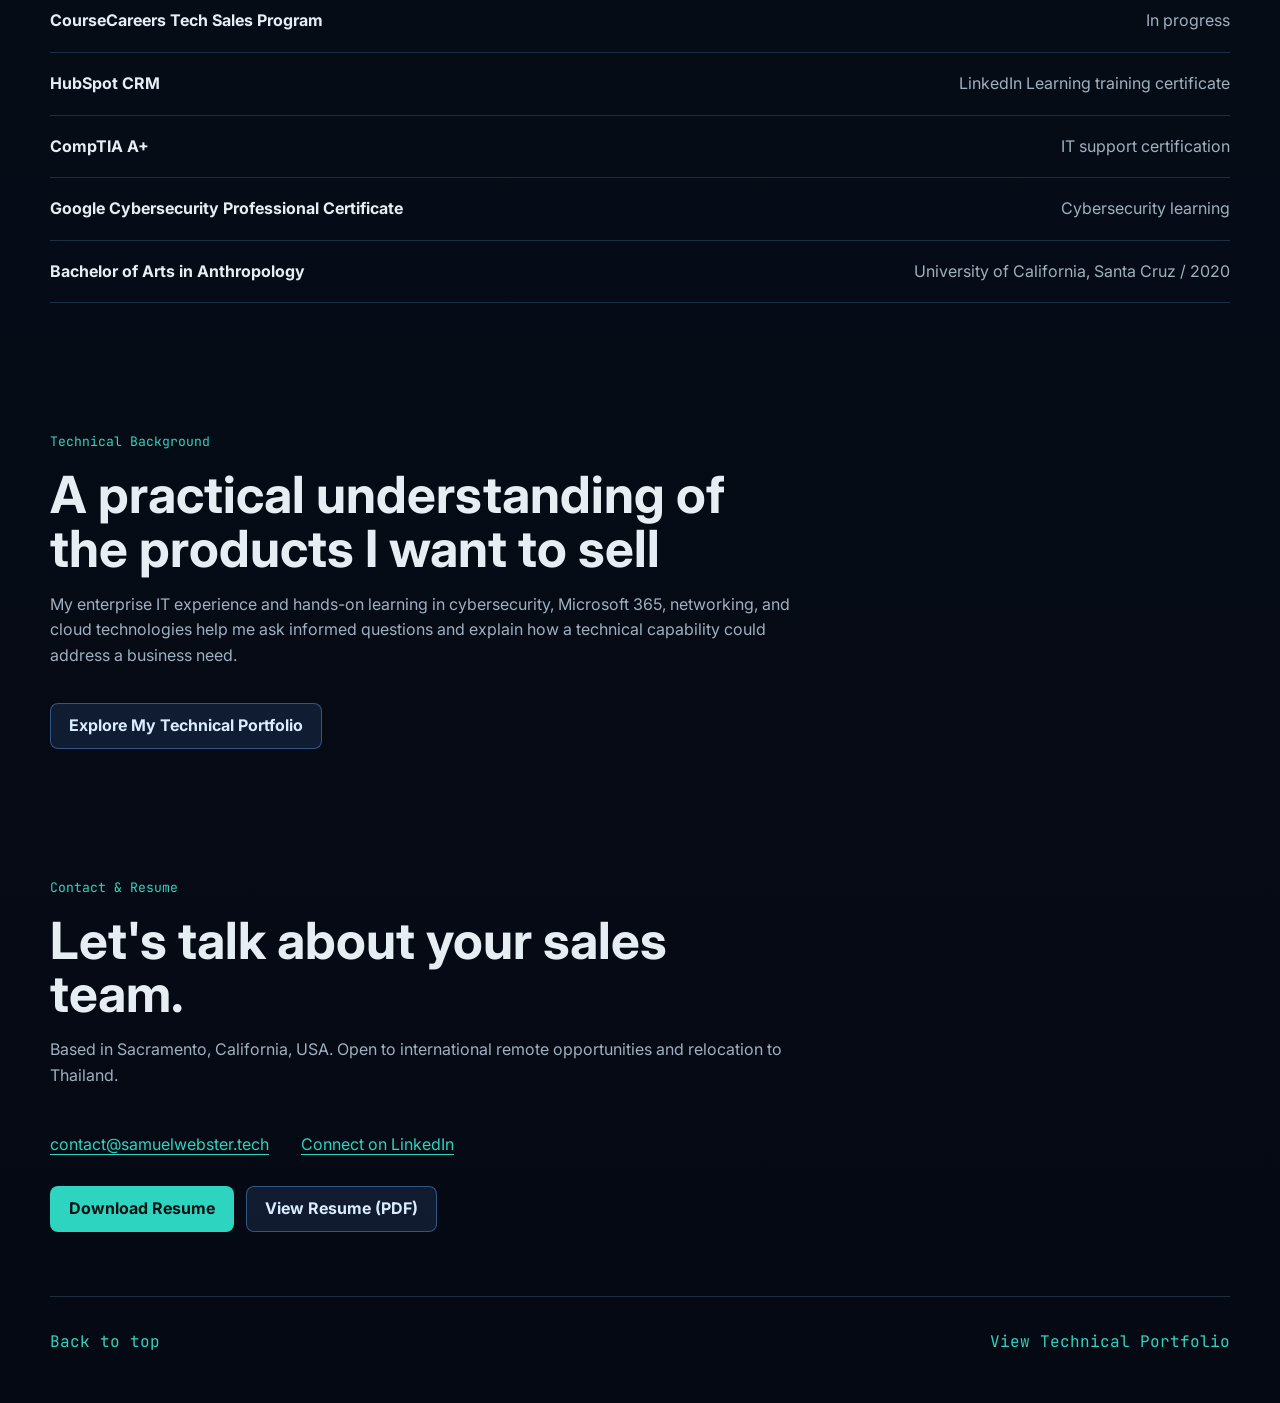
<file: sales/index.html>
<!DOCTYPE html>
<html lang="en">
<head>
  <meta charset="UTF-8">
  <meta name="viewport" content="width=device-width, initial-scale=1.0">
  <title>Samuel Webster | Technology Sales &amp; Business Development</title>
  <meta name="description" content="Customer-facing technology professional with enterprise IT experience, HubSpot CRM training, and hands-on outbound prospecting. Open to SDR and BDR opportunities.">
  <link rel="canonical" href="https://samuelwebster.tech/sales/">
  <meta property="og:type" content="website">
  <meta property="og:title" content="Samuel Webster | Technology Sales &amp; Business Development">
  <meta property="og:description" content="Enterprise IT background, international client relationships, and practical sales training. Open to SDR and BDR opportunities, international remote work, and relocation to Thailand.">
  <meta property="og:url" content="https://samuelwebster.tech/sales/">
  <meta property="og:image" content="https://samuelwebster.tech/assets/samuel-webster-headshot.png">
  <meta property="og:image:alt" content="Professional headshot of Samuel Webster">
  <meta name="twitter:card" content="summary">
  <meta name="twitter:title" content="Samuel Webster | Technology Sales &amp; Business Development">
  <meta name="twitter:description" content="Customer-facing technology professional pursuing SDR and BDR opportunities.">
  <meta name="twitter:image" content="https://samuelwebster.tech/assets/samuel-webster-headshot.png">
  <link rel="icon" type="image/svg+xml" href="../assets/favicon.svg">
  <link rel="preconnect" href="https://fonts.googleapis.com">
  <link rel="preconnect" href="https://fonts.gstatic.com" crossorigin>
  <link href="https://fonts.googleapis.com/css2?family=Inter:wght@400;500;600;700;800&family=JetBrains+Mono:wght@400;500;700&display=swap" rel="stylesheet">
  <link rel="stylesheet" href="../styles.css">
  <link rel="stylesheet" href="styles.css">
</head>
<body class="sales-page">
  <header class="site-header">
    <nav class="nav-shell" aria-label="Primary navigation">
      <a class="brand" href="../index.html" aria-label="Samuel Webster home"><span class="brand-mark">SW</span><span><strong>Samuel Webster</strong><small>IT Support | Microsoft 365 | Service Desk</small></span></a>
      <button class="nav-toggle" type="button" aria-label="Toggle navigation" aria-expanded="false" aria-controls="site-menu"><span></span><span></span><span></span></button>
      <div class="nav-links" id="site-menu">
        <a href="../index.html#experience">Experience</a><a href="../index.html#skills">Skills</a><a href="../index.html#projects">Projects</a><a href="../index.html#certifications">Certifications</a><a href="../index.html#work-with-me">Work With Me</a><a href="../apiary/index.html">Automations</a><a href="../saas-support/index.html">SaaS Support</a><a href="index.html" aria-current="page">Tech Sales</a><a class="nav-contact" href="#contact">Contact</a>
      </div>
    </nav>
  </header>
  <main id="top">
    <section class="section sales-hero">
      <div class="hero-copy">
        <p class="eyebrow">Sales Development &amp; Business Development</p>
        <h1>Samuel Webster</h1>
        <h2>Technology Sales | Enterprise IT Background</h2>
        <p class="hero-intro">I'm a customer-facing technology professional transitioning into tech sales with a background in enterprise IT support, international client relationships, and hands-on outbound prospecting.</p>
        <p class="hero-intro hero-intro-secondary">I'm currently completing the CourseCareers Tech Sales program and seeking opportunities in sales development and business development within the technology industry.</p>
        <div class="hero-actions"><a class="btn primary" href="../assets/resumes/samuel-webster-tech-sales-resume.pdf" download="Samuel_Webster_Tech_Sales_Resume.pdf">Download Resume</a><a class="btn secondary" href="https://www.linkedin.com/in/samuel-aaron-webster/" target="_blank" rel="noopener">Connect on LinkedIn</a><a class="btn ghost" href="#contact">Contact Me</a></div>
        <a class="sales-text-link" href="../assets/resumes/samuel-webster-tech-sales-resume.pdf" target="_blank" rel="noopener">View Resume (PDF)</a>
      </div>
      <img class="sales-headshot" src="../assets/samuel-webster-headshot.png" alt="Professional headshot of Samuel Webster" width="1086" height="1448">
    </section>
    <section class="section" id="about">
      <div class="section-heading"><p class="eyebrow">About Me</p><h2>Technical understanding. Customer focus. International perspective.</h2></div>
      <div class="sales-about">
        <div><p>At Pacific Gas and Electric Company, I help enterprise users understand and resolve technical problems. That work has strengthened my active listening, relationship-building, and ability to explain complex solutions in clear, useful language.</p><p>I bring nearly three years of independent remote work with international clients through Preply, along with three years living in Thailand and conversational Thai. I am able to pursue a family-based residency pathway for relocation to Thailand.</p><p>I'm interested in SaaS, cybersecurity, cloud technology, and enterprise software sales, where I can connect technical capabilities with a customer's needs.</p></div>
        <dl class="sales-facts"><div><dt>Seeking</dt><dd>SDR / BDR / Technology Sales</dd></div><div><dt>Based in</dt><dd>Sacramento, California, USA</dd></div><div><dt>Open to</dt><dd>International remote opportunities and relocation to Thailand</dd></div><div><dt>Languages</dt><dd>English (native), Thai (conversational)</dd></div></dl>
      </div>
    </section>
    <section class="section" id="sales-skills">
      <div class="section-heading"><p class="eyebrow">Sales Skills</p><h2>A customer-facing foundation, with sales skills in development</h2></div>
      <div class="sales-grid">
        <article class="skill-card"><h3>Training &amp; Independent Practice</h3><div class="chips"><span>Lead generation</span><span>Sales development</span><span>B2B prospecting</span><span>Cold email outreach</span><span>Social selling</span><span>Sales pipeline management</span><span>CRM practice</span><span>Market research</span></div></article>
        <article class="skill-card"><h3>Professional Customer Experience</h3><div class="chips"><span>Needs assessment</span><span>Relationship building</span><span>Active listening</span><span>Technical communication</span><span>Cross-cultural communication</span><span>Customer relationship management</span></div><p>Developed through enterprise support and international teaching, alongside ongoing sales training.</p></article>
      </div>
    </section>
    <section class="section" id="tools">
      <div class="section-heading"><p class="eyebrow">Sales Tools</p><h2>Research, organize, communicate</h2></div>
      <dl class="sales-tool-list">
        <div><dt>HubSpot CRM</dt><dd>Hands-on training and exercises organizing contacts, companies, deals, pipeline stages, and follow-up activities.</dd></div>
        <div><dt>Apollo.io</dt><dd>Independent prospect research to identify relevant companies and decision-makers.</dd></div>
        <div><dt>LinkedIn</dt><dd>Company and decision-maker research, professional networking, and personalized outreach.</dd></div>
        <div><dt>Google Sheets</dt><dd>Prospect lists, outreach tracking, and follow-up organization for independent projects.</dd></div>
        <div><dt>Microsoft 365</dt><dd>Professional communication and documentation, supported by daily enterprise IT experience.</dd></div>
      </dl>
    </section>
    <section class="section" id="sales-projects">
      <div class="section-heading"><p class="eyebrow">Sales Portfolio</p><h2>Practice grounded in real customer needs</h2><p>Independent practice and clearly labeled demonstrations. These examples show my approach; they do not represent client results or professional sales achievements.</p></div>
      <div class="sales-grid">
        <article class="work-card sales-project"><span class="badge helpdesk">Independent Practice / In Progress</span><h3>Outbound Prospecting</h3><p>Researching target companies, identifying decision-makers, building prospect lists, and personalizing outreach for technical support and automation services.</p><details><summary>View Project Approach</summary><dl><dt>Objective</dt><dd>Find businesses with relevant support or workflow needs and prepare useful, specific outreach.</dd><dt>Tools</dt><dd>Apollo.io, LinkedIn, Google Sheets</dd><dt>Methodology</dt><dd>Define the target segment, review company websites and relevant roles, note a possible business need, and tailor a concise message to the recipient.</dd><dt>Example Deliverables</dt><dd>Prospect-list structure: company, website, relevant role, fit evidence, possible need, source, outreach status, and next follow-up. A redacted project export is still in progress.</dd><dt>Key Takeaway</dt><dd>Relevance depends on research and a clear reason to contact someone, rather than a generic feature list.</dd></dl></details></article>
        <article class="work-card sales-project"><span class="badge">Simulated Campaign / Demonstration</span><h3>Cold Email Campaign</h3><p>A three-step practice sequence for a founder of a small B2B SaaS company managing technical customer support.</p><details><summary>Read Sample Email Sequence</summary><dl><dt>Objective</dt><dd>Start a conversation about a possible support bottleneck. This sample has no campaign performance results.</dd><dt>Tools &amp; Methodology</dt><dd>Google Sheets for sequence planning; research the buyer's responsibilities, write a relevant opening, and use a low-pressure question.</dd></dl><div class="sales-email"><h4>1 / Initial Email</h4><p><strong>Subject: A question about customer support</strong></p><p>Hi Alex,</p><p>When your team is building the product, who handles customer questions that need a little technical investigation?</p><p>I work in enterprise IT support and am offering part-time help with tickets, troubleshooting notes, and documentation for small SaaS teams. Is additional support capacity something you're considering?</p><p>Best,<br>Samuel</p></div><div class="sales-email"><h4>2 / Follow-Up</h4><p><strong>Subject: Re: A question about customer support</strong></p><p>Hi Alex,</p><p>Following up on my note. I could help organize recurring questions, document reproduction steps, and prepare clear escalations so your developers have useful context.</p><p>Would it be helpful to discuss where requests currently get stuck?</p><p>Best,<br>Samuel</p></div><div class="sales-email"><h4>3 / Final Follow-Up</h4><p><strong>Subject: Re: A question about customer support</strong></p><p>Hi Alex,</p><p>I'll close the loop for now. If support coverage or documentation becomes a priority, I'd be glad to learn about your workflow and see whether I can help.</p><p>Thanks for your time,<br>Samuel</p></div><p><strong>Key takeaway:</strong> Each follow-up adds context while keeping the request simple and respectful. Alex is a fictional recipient; this is sample copy.</p></details></article>
        <article class="work-card sales-project"><span class="badge helpdesk">Training Exercise / In Progress</span><h3>HubSpot CRM &amp; Sales Pipeline</h3><p>Practicing contact, company, deal, and follow-up organization in HubSpot through hands-on training.</p><details><summary>View Exercise Template</summary><dl><dt>Objective</dt><dd>Keep prospect context, deal status, and next actions clear.</dd><dt>Tools</dt><dd>HubSpot CRM, LinkedIn Learning</dd><dt>Methodology</dt><dd>Associate a practice contact with a company, create a sample deal, record a note, set the next task, and move it through clearly defined stages.</dd><dt>Example Deliverables</dt><dd>Proposed practice stages: Researching, Contacted, Discovery, Qualified, Proposal, Closed Won / Closed Lost. These are example stages, not claimed deals. Screenshots and a redacted exercise walkthrough are in progress.</dd><dt>Key Takeaway</dt><dd>A useful pipeline needs consistent stage definitions and a next action, not just a list of contacts.</dd></dl></details></article>
        <article class="work-card sales-project"><span class="badge">Sample ICP / Demonstration</span><h3>Ideal Customer Profile &amp; Lead Research</h3><p>A sample qualification framework for finding small SaaS teams that might need additional support capacity.</p><details><summary>View Sample Research Brief</summary><dl><dt>Objective &amp; Tools</dt><dd>Prioritize account fit using Apollo.io, LinkedIn, company websites, and Google Sheets.</dd><dt>Ideal Customer Profile</dt><dd>Small B2B SaaS companies with a live product, an identifiable customer-support process, and a potential need for part-time assistance.</dd><dt>Buyer Personas</dt><dd>Founder managing customer inquiries; support lead responsible for ticket flow and documentation.</dd><dt>Qualification Criteria</dt><dd>Relevant product, appropriate decision-maker, support needs to validate, compatible schedule, and approved tools and access. Public signals are research prompts, not proof of a buying need.</dd></dl><h4>Illustrative Target Account List</h4><p>All accounts below are fictional placeholders, not contacted businesses.</p><ul><li><strong>Example A / Scheduling SaaS:</strong> founder; investigate booking-related customer questions.</li><li><strong>Example B / Reporting SaaS:</strong> support lead; investigate help-center and onboarding needs.</li><li><strong>Example C / Workflow SaaS:</strong> founder; investigate basic integration support requirements.</li></ul><p><strong>Key takeaway:</strong> Qualification means checking fit and testing assumptions before investing in outreach.</p></details></article>
      </div>
    </section>
    <section class="section" id="experience">
      <div class="section-heading"><p class="eyebrow">Professional Experience</p><h2>Customer conversations at the center of the work</h2></div>
      <div class="sales-experience">
        <article><p class="role-label">February 2026 &ndash; Present / Contract via Ampcus</p><h3>Computer Client Support Analyst</h3><p class="sales-company">Pacific Gas and Electric Company</p><ul><li>Previously handled 35&ndash;60 Tier 1 support calls daily, resolving approximately 80% at the first level, before progressing to Tier 2 support and enterprise chat.</li><li>Use discovery questions and active listening to identify needs, solve problems, and explain technical solutions to technical and nontechnical users.</li><li>Build rapport, maintain ownership of customer issues, and document follow-ups and escalations in BMC Remedy ITSM within a performance-driven enterprise environment.</li></ul></article>
        <article><p class="role-label">April 2023 &ndash; February 2026 / Remote, Thailand</p><h3>Online English Teacher</h3><p class="sales-company">Preply</p><ul><li>Built long-term relationships with international clients through needs assessment, personalized instruction, and clear communication.</li><li>Managed client retention, scheduling, and independent remote work.</li><li>Adapted presentations and communication to different cultures and professional backgrounds.</li></ul></article>
      </div>
    </section>
    <section class="section" id="education">
      <div class="section-heading"><p class="eyebrow">Education &amp; Certifications</p><h2>Sales training supported by a technical foundation</h2></div>
      <ul class="sales-education"><li><strong>CourseCareers Tech Sales Program</strong><span>In progress</span></li><li><strong>HubSpot CRM</strong><span>LinkedIn Learning training certificate</span></li><li><strong>CompTIA A+</strong><span>IT support certification</span></li><li><strong>Google Cybersecurity Professional Certificate</strong><span>Cybersecurity learning</span></li><li><strong>Bachelor of Arts in Anthropology</strong><span>University of California, Santa Cruz / 2020</span></li></ul>
    </section>
    <section class="section" id="technical-background">
      <div class="section-heading"><p class="eyebrow">Technical Background</p><h2>A practical understanding of the products I want to sell</h2><p>My enterprise IT experience and hands-on learning in cybersecurity, Microsoft 365, networking, and cloud technologies help me ask informed questions and explain how a technical capability could address a business need.</p></div><a class="btn secondary" href="../index.html#projects">Explore My Technical Portfolio</a>
    </section>
    <section class="section contact" id="contact">
      <div class="section-heading"><p class="eyebrow">Contact &amp; Resume</p><h2>Let's talk about your sales team.</h2><p>Based in Sacramento, California, USA. Open to international remote opportunities and relocation to Thailand.</p></div>
      <div class="sales-contact-links"><a href="mailto:contact@samuelwebster.tech">contact@samuelwebster.tech</a><a href="https://www.linkedin.com/in/samuel-aaron-webster/" target="_blank" rel="noopener">Connect on LinkedIn</a></div>
      <div class="hero-actions"><a class="btn primary" href="../assets/resumes/samuel-webster-tech-sales-resume.pdf" download="Samuel_Webster_Tech_Sales_Resume.pdf">Download Resume</a><a class="btn secondary" href="../assets/resumes/samuel-webster-tech-sales-resume.pdf" target="_blank" rel="noopener">View Resume (PDF)</a></div>
    </section>
  </main>
  <footer class="site-footer"><a href="#top">Back to top</a><a href="../index.html">View Technical Portfolio</a></footer>
  <script src="../script.js"></script>
</body>
</html>
</file>
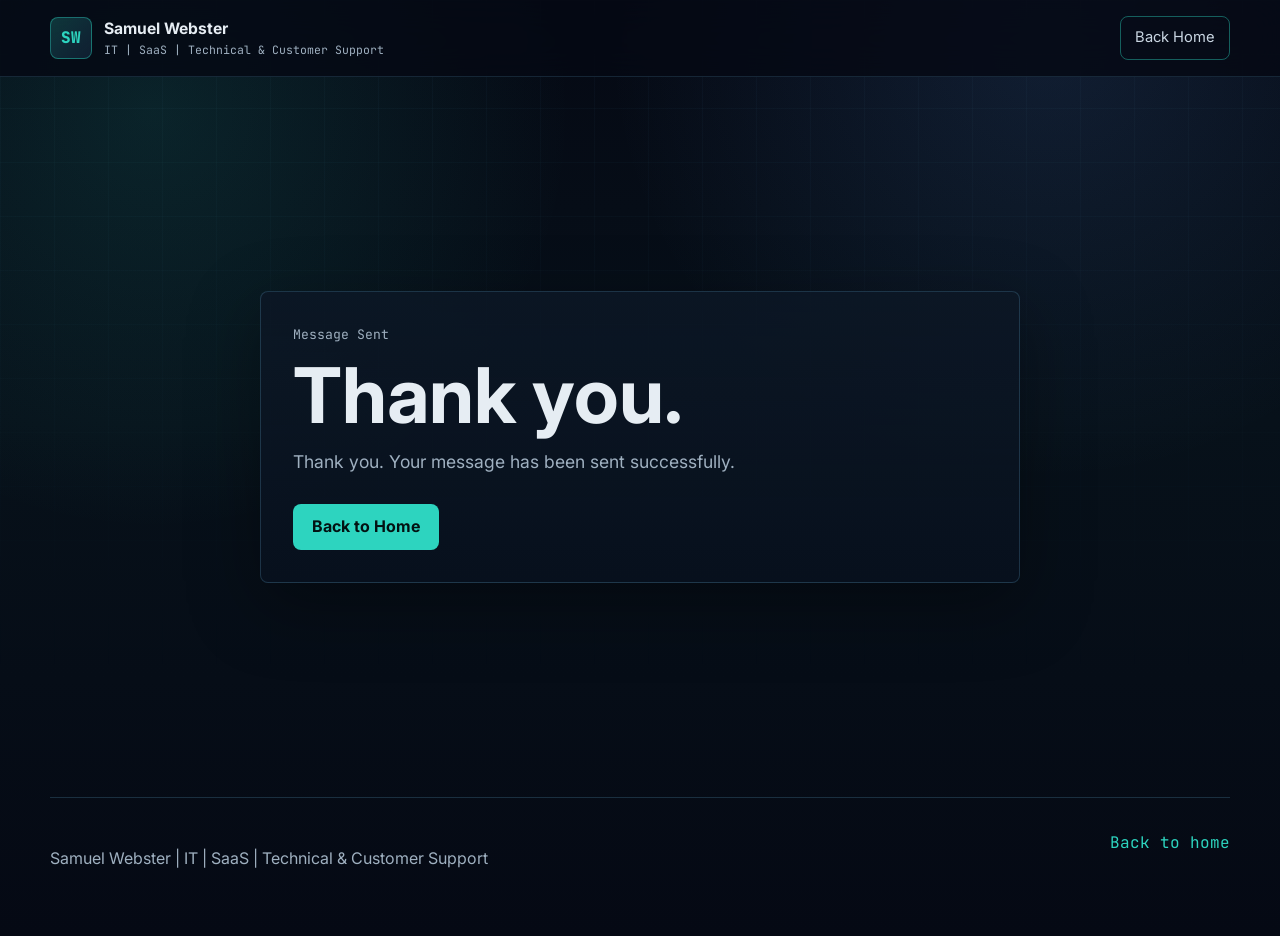
<file: thank-you.html>
<!DOCTYPE html>
<html lang="en">
<head>
  <meta charset="UTF-8">
  <meta name="viewport" content="width=device-width, initial-scale=1.0">
  <meta name="description" content="Thank you for contacting Samuel Webster.">
  <title>Thank You | Samuel Webster</title>
  <link rel="icon" type="image/svg+xml" href="assets/favicon.svg">
  <link rel="preconnect" href="https://fonts.googleapis.com">
  <link rel="preconnect" href="https://fonts.gstatic.com" crossorigin>
  <link href="https://fonts.googleapis.com/css2?family=Inter:wght@400;500;600;700;800&family=JetBrains+Mono:wght@400;500;700&display=swap" rel="stylesheet">
  <link rel="stylesheet" href="styles.css">
</head>
<body>
  <header class="site-header">
    <nav class="nav-shell" aria-label="Primary navigation">
      <a class="brand" href="https://samuelwebster.tech/" aria-label="Samuel Webster home">
        <span class="brand-mark">SW</span>
        <span>
          <strong>Samuel Webster</strong>
          <small>IT | SaaS | Technical &amp; Customer Support</small>
        </span>
      </a>
      <div class="nav-links" id="site-menu">
        <a class="nav-contact" href="https://samuelwebster.tech/">Back Home</a>
      </div>
    </nav>
  </header>

  <main>
    <section class="section thank-you-section">
      <div class="terminal-body thank-you-card">
        <p class="eyebrow">Message Sent</p>
        <h1>Thank you.</h1>
        <p>Thank you. Your message has been sent successfully.</p>
        <a class="btn primary" href="https://samuelwebster.tech/">Back to Home</a>
      </div>
    </section>
  </main>

  <footer class="site-footer">
    <p>Samuel Webster | IT | SaaS | Technical &amp; Customer Support</p>
    <a href="https://samuelwebster.tech/">Back to home</a>
  </footer>
</body>
</html>
</file>
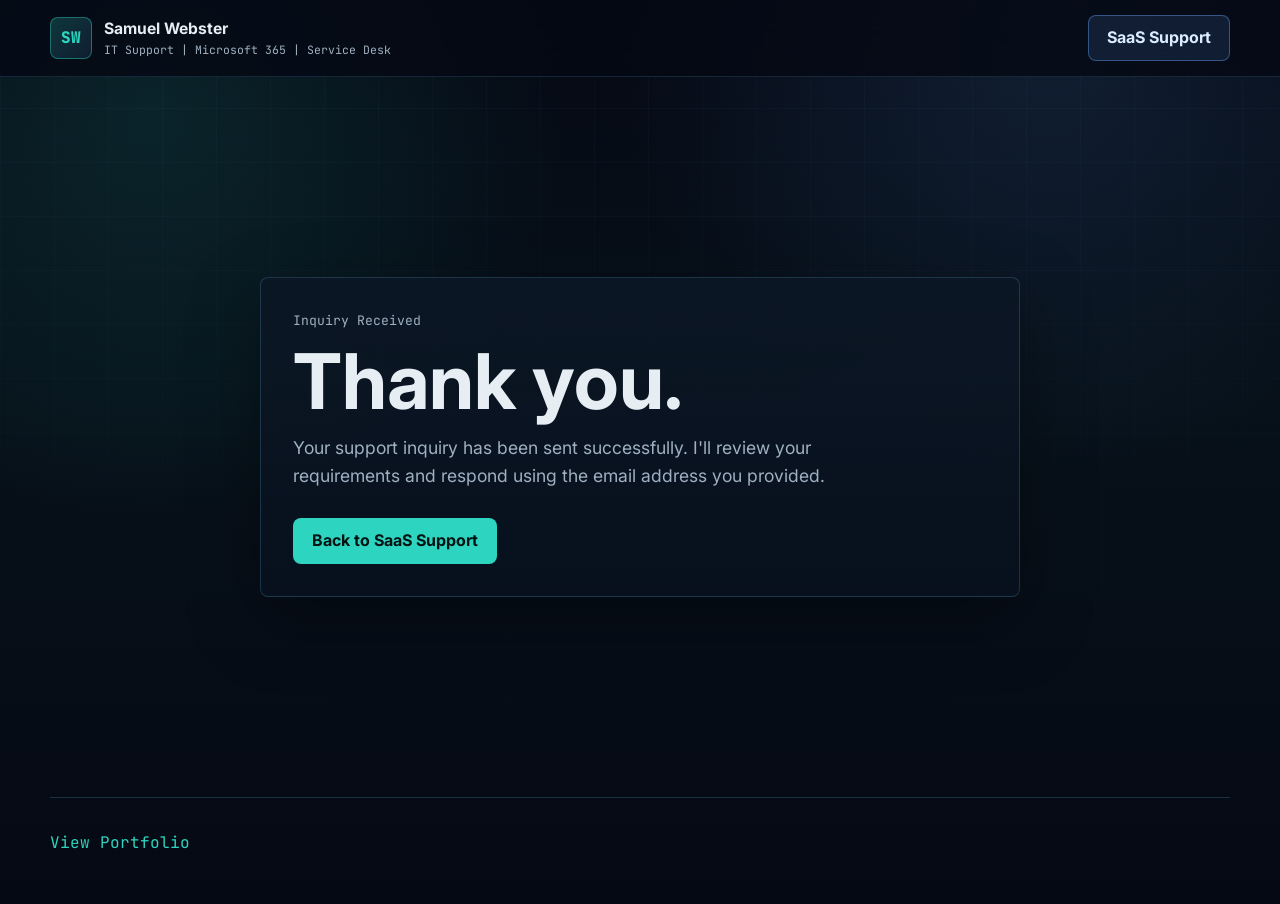
<file: saas-support/thank-you.html>
<!DOCTYPE html>
<html lang="en">
<head>
  <meta charset="UTF-8">
  <meta name="viewport" content="width=device-width, initial-scale=1.0">
  <meta name="robots" content="noindex">
  <title>Inquiry Received | Samuel Webster</title>
  <link rel="icon" type="image/svg+xml" href="../assets/favicon.svg">
  <link rel="preconnect" href="https://fonts.googleapis.com">
  <link rel="preconnect" href="https://fonts.gstatic.com" crossorigin>
  <link href="https://fonts.googleapis.com/css2?family=Inter:wght@400;500;600;700;800&family=JetBrains+Mono:wght@400;500;700&display=swap" rel="stylesheet">
  <link rel="stylesheet" href="../styles.css">
</head>
<body>
  <header class="site-header"><nav class="nav-shell" aria-label="Primary navigation"><a class="brand" href="../index.html"><span class="brand-mark">SW</span><span><strong>Samuel Webster</strong><small>IT Support | Microsoft 365 | Service Desk</small></span></a><a class="btn secondary" href="index.html">SaaS Support</a></nav></header>
  <main><section class="section thank-you-section"><div class="terminal-body thank-you-card"><p class="eyebrow">Inquiry Received</p><h1>Thank you.</h1><p>Your support inquiry has been sent successfully. I'll review your requirements and respond using the email address you provided.</p><a class="btn primary" href="index.html">Back to SaaS Support</a></div></section></main>
  <footer class="site-footer"><a href="../index.html">View Portfolio</a></footer>
</body>
</html>
</file>
<file: styles.css>
:root {
  --bg: #050914;
  --bg-soft: #08111f;
  --panel: rgba(12, 23, 37, 0.78);
  --panel-strong: #0c1725;
  --line: rgba(125, 211, 252, 0.18);
  --line-strong: rgba(45, 212, 191, 0.42);
  --text: #e6edf3;
  --muted: #9fb0c0;
  --green: #2dd4bf;
  --blue: #60a5fa;
  --amber: #fbbf24;
  --danger: #fb7185;
  --shadow: 0 22px 70px rgba(0, 0, 0, 0.34);
  --mono: "JetBrains Mono", "SFMono-Regular", Consolas, monospace;
  --sans: Inter, system-ui, -apple-system, BlinkMacSystemFont, "Segoe UI", sans-serif;
}

* {
  box-sizing: border-box;
}

html {
  scroll-behavior: smooth;
}

body {
  margin: 0;
  background:
    radial-gradient(circle at 12% 12%, rgba(45, 212, 191, 0.12), transparent 30%),
    radial-gradient(circle at 82% 4%, rgba(96, 165, 250, 0.13), transparent 32%),
    linear-gradient(180deg, #050914 0%, #07111a 45%, #050914 100%);
  color: var(--text);
  font-family: var(--sans);
  line-height: 1.6;
}

body::before {
  content: "";
  position: fixed;
  inset: 0;
  pointer-events: none;
  background-image:
    linear-gradient(rgba(125, 211, 252, 0.04) 1px, transparent 1px),
    linear-gradient(90deg, rgba(125, 211, 252, 0.04) 1px, transparent 1px);
  background-size: 54px 54px;
  mask-image: linear-gradient(to bottom, rgba(0, 0, 0, 0.9), transparent 78%);
  z-index: -1;
}

a {
  color: inherit;
  text-decoration: none;
}

img {
  display: block;
  max-width: 100%;
}

.site-header {
  position: sticky;
  top: 0;
  z-index: 20;
  border-bottom: 1px solid rgba(125, 211, 252, 0.14);
  background: rgba(5, 9, 20, 0.82);
  backdrop-filter: blur(18px);
}

.nav-shell {
  width: min(1180px, calc(100% - 32px));
  min-height: 76px;
  margin: 0 auto;
  display: flex;
  align-items: center;
  justify-content: space-between;
  gap: 24px;
  flex-wrap: wrap;
  row-gap: 8px;
  padding: 12px 0;
}

.brand {
  display: inline-flex;
  align-items: center;
  gap: 12px;
  flex-shrink: 0;
}

.brand-mark {
  width: 42px;
  height: 42px;
  display: grid;
  place-items: center;
  border: 1px solid var(--line-strong);
  border-radius: 8px;
  background: linear-gradient(135deg, rgba(45, 212, 191, 0.22), rgba(96, 165, 250, 0.12));
  color: var(--green);
  font-family: var(--mono);
  font-weight: 800;
}

.brand strong,
.brand small {
  display: block;
}

.brand strong {
  font-size: 0.98rem;
}

.brand small {
  color: var(--muted);
  font-family: var(--mono);
  font-size: 0.72rem;
}

.nav-links {
  display: flex;
  flex-wrap: wrap;
  justify-content: center;
  align-items: center;
  gap: 18px;
  color: #c9d6e2;
  font-size: 0.92rem;
}

.nav-links a {
  padding: 8px 0;
  white-space: nowrap;
}

.nav-links a:hover {
  color: var(--green);
}

a:focus-visible,
button:focus-visible,
input:focus-visible,
textarea:focus-visible {
  outline: 2px solid var(--green);
  outline-offset: 3px;
}

.nav-contact {
  padding: 9px 14px !important;
  border: 1px solid var(--line-strong);
  border-radius: 8px;
}

.nav-toggle {
  display: none;
  width: 42px;
  height: 42px;
  border: 1px solid var(--line);
  border-radius: 8px;
  background: var(--panel);
}

.nav-toggle span {
  display: block;
  width: 18px;
  height: 2px;
  margin: 4px auto;
  background: var(--text);
}

.section {
  width: min(1180px, calc(100% - 32px));
  margin: 0 auto;
  padding: 84px 0;
}

.hero {
  min-height: calc(100vh - 76px);
  display: grid;
  grid-template-columns: minmax(0, 1fr) minmax(420px, 0.9fr);
  gap: 54px;
  align-items: center;
  padding-top: 54px;
}

.eyebrow {
  margin: 0 0 16px;
  color: var(--green);
  font-family: var(--mono);
  font-size: 0.82rem;
  letter-spacing: 0;
}

.contact .eyebrow {
  color: var(--green);
}

h1,
h2,
h3,
p {
  overflow-wrap: anywhere;
}

h1 {
  margin: 0;
  font-size: clamp(3.2rem, 8vw, 6.7rem);
  line-height: 0.9;
  letter-spacing: 0;
}

.hero h2 {
  max-width: 800px;
  margin: 26px 0 0;
  color: #dbe7ef;
  font-size: clamp(1.45rem, 3.2vw, 2.6rem);
  line-height: 1.12;
  letter-spacing: 0;
}

.hero-intro {
  max-width: 720px;
  margin: 24px 0 0;
  color: var(--muted);
  font-size: 1.1rem;
}

.hero-intro-secondary {
  margin-top: 14px;
}

.hero-actions {
  display: flex;
  flex-wrap: wrap;
  gap: 12px;
  margin-top: 34px;
}

.btn {
  display: inline-flex;
  align-items: center;
  justify-content: center;
  min-height: 46px;
  padding: 0 18px;
  border-radius: 8px;
  border: 1px solid transparent;
  font-weight: 700;
  transition: transform 160ms ease, border-color 160ms ease, background 160ms ease;
}

.btn:hover {
  transform: translateY(-2px);
}

.btn.primary {
  background: var(--green);
  color: #031212;
}

.btn.secondary {
  background: rgba(96, 165, 250, 0.12);
  border-color: rgba(96, 165, 250, 0.42);
  color: #dcecff;
}

.btn.ghost {
  background: rgba(255, 255, 255, 0.03);
  border-color: var(--line);
}

.hero-visual {
  position: relative;
  padding: 14px;
  border: 1px solid rgba(45, 212, 191, 0.22);
  border-radius: 28px;
  background:
    linear-gradient(135deg, rgba(45, 212, 191, 0.14), rgba(96, 165, 250, 0.08)),
    rgba(8, 17, 31, 0.74);
  box-shadow: var(--shadow);
}

.hero-visual img {
  width: 100%;
  aspect-ratio: 4 / 5;
  object-fit: cover;
  object-position: center top;
  border: 1px solid rgba(125, 211, 252, 0.16);
  border-radius: 18px;
  filter: saturate(0.96) contrast(1.02);
}

.metrics {
  display: grid;
  grid-template-columns: repeat(4, 1fr);
  gap: 14px;
  padding-top: 0;
}

.metrics div,
.project-card,
.skill-card,
.experience-card,
.doc-viewer,
.cert-card,
.work-card,
.terminal-card,
.contact-links a {
  border: 1px solid var(--line);
  background: linear-gradient(180deg, rgba(12, 23, 37, 0.86), rgba(8, 17, 31, 0.72));
  box-shadow: 0 16px 50px rgba(0, 0, 0, 0.18);
}

.metrics div {
  min-height: 112px;
  padding: 22px;
  border-radius: 8px;
}

.metrics strong,
.metrics span {
  display: block;
}

.metrics strong {
  color: var(--green);
  font-family: var(--mono);
  font-size: 1.3rem;
}

.metrics span {
  margin-top: 8px;
  color: var(--muted);
}

.section-heading {
  max-width: 760px;
  margin-bottom: 34px;
}

.section-heading h2,
.contact h2,
.terminal-body h2 {
  margin: 0;
  font-size: clamp(2rem, 4vw, 3.2rem);
  line-height: 1.05;
  letter-spacing: 0;
}

.section-heading p:not(.eyebrow),
.contact p,
.terminal-body p {
  color: var(--muted);
}

.project-grid {
  display: grid;
  grid-template-columns: repeat(3, 1fr);
  gap: 18px;
}

.project-card {
  min-height: 315px;
  padding: 24px;
  border-radius: 8px;
  display: flex;
  flex-direction: column;
  transition: transform 180ms ease, border-color 180ms ease, background 180ms ease;
}

.project-card:hover {
  transform: translateY(-5px);
  border-color: var(--line-strong);
  background: linear-gradient(180deg, rgba(15, 35, 54, 0.92), rgba(8, 17, 31, 0.82));
}

.badge {
  width: fit-content;
  padding: 6px 10px;
  border-radius: 999px;
  background: rgba(45, 212, 191, 0.13);
  color: #8ff7e5;
  border: 1px solid rgba(45, 212, 191, 0.28);
  font-family: var(--mono);
  font-size: 0.72rem;
}

.badge.malware {
  background: rgba(251, 113, 133, 0.13);
  border-color: rgba(251, 113, 133, 0.34);
  color: #fecdd3;
}

.badge.helpdesk,
.badge.ad {
  background: rgba(96, 165, 250, 0.14);
  border-color: rgba(96, 165, 250, 0.32);
  color: #cfe7ff;
}

.badge.soc {
  background: rgba(251, 191, 36, 0.12);
  border-color: rgba(251, 191, 36, 0.34);
  color: #fde68a;
}

.badge.tryhackme {
  background: rgba(34, 197, 94, 0.12);
  border-color: rgba(34, 197, 94, 0.3);
  color: #bbf7d0;
}

.project-card h3 {
  margin: 18px 0 0;
  font-size: 1.18rem;
  line-height: 1.28;
}

.project-card p {
  margin: 14px 0 22px;
  color: var(--muted);
}

.project-card > a,
.project-actions {
  margin-top: auto;
}

.project-card > a,
.project-actions a {
  color: var(--green);
  font-family: var(--mono);
  font-weight: 700;
}

.project-actions {
  display: flex;
  flex-wrap: wrap;
  gap: 10px;
  align-items: center;
}

.project-actions a {
  display: inline-flex;
  align-items: center;
  min-height: 38px;
}

.project-actions .pdf-link {
  padding: 0 12px;
  border: 1px solid rgba(96, 165, 250, 0.34);
  border-radius: 8px;
  background: rgba(96, 165, 250, 0.1);
  color: #cfe7ff;
}

.project-actions .pdf-link:hover {
  border-color: rgba(45, 212, 191, 0.46);
  color: #e4fffb;
}

.split {
  display: grid;
  grid-template-columns: 0.78fr 1.22fr;
  gap: 44px;
  align-items: start;
}

.sticky-heading {
  position: sticky;
  top: 110px;
}

.skill-groups {
  display: grid;
  gap: 16px;
}

.skill-card {
  padding: 24px;
  border-radius: 8px;
}

.skill-card h3 {
  margin: 0 0 14px;
  font-size: 1.05rem;
}

.chips {
  display: flex;
  flex-wrap: wrap;
  gap: 9px;
}

.chips span {
  padding: 8px 10px;
  border: 1px solid rgba(125, 211, 252, 0.18);
  border-radius: 8px;
  background: rgba(255, 255, 255, 0.035);
  color: #cbd8e3;
  font-size: 0.9rem;
}

.experience {
  padding-top: 84px;
}

.experience .section-heading {
  max-width: 100%;
}

.experience-card {
  padding: clamp(24px, 4vw, 38px);
  border-radius: 8px;
  position: relative;
  overflow: hidden;
}

.experience-card::before {
  content: "";
  position: absolute;
  inset: 0;
  border-top: 1px solid rgba(45, 212, 191, 0.28);
  background: linear-gradient(90deg, rgba(45, 212, 191, 0.08), transparent 45%);
  pointer-events: none;
}

.experience-header {
  position: relative;
  display: grid;
  grid-template-columns: minmax(0, 1fr) auto;
  gap: 24px;
  align-items: start;
}

.role-label {
  display: block;
  color: var(--green);
  font-family: var(--mono);
  font-size: 0.76rem;
  font-weight: 800;
  text-transform: uppercase;
}

.experience-header h3 {
  margin: 8px 0 18px;
  font-size: clamp(1.6rem, 3vw, 2.35rem);
  line-height: 1.08;
}

.experience-header p {
  margin: 8px 0 0;
  color: #dbe7ef;
  font-size: 1.08rem;
  font-weight: 700;
}

.experience-tags {
  display: flex;
  flex-wrap: wrap;
  justify-content: flex-end;
  gap: 9px;
  max-width: 360px;
}

.experience-tags span {
  padding: 8px 10px;
  border: 1px solid rgba(45, 212, 191, 0.24);
  border-radius: 999px;
  background: rgba(45, 212, 191, 0.1);
  color: #c6f7ef;
  font-family: var(--mono);
  font-size: 0.76rem;
}

.experience-summary {
  position: relative;
  margin-top: 30px;
  padding-top: 24px;
  border-top: 1px solid rgba(125, 211, 252, 0.14);
}

.experience-summary ul {
  display: grid;
  grid-template-columns: repeat(2, minmax(0, 1fr));
  gap: 14px 18px;
  margin: 14px 0 0;
  padding: 0;
  list-style: none;
}

.experience-summary li {
  position: relative;
  padding: 14px 14px 14px 36px;
  border: 1px solid rgba(125, 211, 252, 0.12);
  border-radius: 8px;
  background: rgba(5, 9, 20, 0.32);
  color: var(--muted);
}

.experience-summary li::before {
  content: "";
  position: absolute;
  top: 22px;
  left: 16px;
  width: 8px;
  height: 8px;
  border-radius: 50%;
  background: var(--green);
  box-shadow: 0 0 18px rgba(45, 212, 191, 0.46);
}

.documentation {
  padding-top: 84px;
}

.doc-viewer {
  border-radius: 10px;
  overflow: hidden;
}

.doc-toolbar {
  display: flex;
  justify-content: space-between;
  gap: 18px;
  align-items: center;
  padding: 18px;
  border-bottom: 1px solid var(--line);
  background: rgba(5, 9, 20, 0.42);
}

.doc-toolbar strong {
  display: block;
  color: #e8f5f7;
  font-size: clamp(1rem, 2vw, 1.25rem);
  line-height: 1.25;
}

.doc-actions {
  display: flex;
  flex-wrap: wrap;
  justify-content: flex-end;
  align-items: center;
  gap: 10px;
}

.doc-btn,
.doc-open {
  min-height: 38px;
  display: inline-flex;
  align-items: center;
  justify-content: center;
  padding: 0 13px;
  border: 1px solid rgba(96, 165, 250, 0.34);
  border-radius: 8px;
  background: rgba(96, 165, 250, 0.1);
  color: #cfe7ff;
  font-family: var(--mono);
  font-size: 0.82rem;
  font-weight: 700;
  cursor: pointer;
}

.doc-btn:hover,
.doc-open:hover {
  border-color: rgba(45, 212, 191, 0.46);
  color: #e4fffb;
}

.doc-btn:disabled {
  cursor: not-allowed;
  opacity: 0.45;
}

.project-switch {
  background: rgba(45, 212, 191, 0.14);
  border-color: rgba(45, 212, 191, 0.42);
  color: #d7fffa;
}

.doc-page-status {
  min-width: 68px;
  color: var(--muted);
  font-family: var(--mono);
  font-size: 0.86rem;
  text-align: center;
}

.doc-frame {
  padding: clamp(14px, 3vw, 28px);
  background:
    radial-gradient(circle at 50% 0%, rgba(45, 212, 191, 0.12), transparent 42%),
    linear-gradient(rgba(125, 211, 252, 0.04) 1px, transparent 1px),
    linear-gradient(90deg, rgba(125, 211, 252, 0.04) 1px, transparent 1px),
    linear-gradient(180deg, rgba(3, 7, 15, 0.86), rgba(8, 17, 31, 0.94));
  background-size: 34px 34px;
}

.doc-frame img {
  width: min(100%, 960px);
  max-height: 78vh;
  margin: 0 auto;
  object-fit: contain;
  border-radius: 8px;
  border: 1px solid rgba(45, 212, 191, 0.24);
  background: #050914;
  box-shadow:
    0 0 0 8px rgba(5, 9, 20, 0.64),
    0 24px 80px rgba(0, 0, 0, 0.52),
    0 0 45px rgba(45, 212, 191, 0.1);
}

.certifications {
  padding-top: 84px;
}

.cert-grid {
  display: grid;
  grid-template-columns: repeat(3, minmax(0, 1fr));
  gap: 18px;
}

.cert-card {
  border-radius: 8px;
  overflow: hidden;
  transition: transform 180ms ease, border-color 180ms ease, background 180ms ease;
}

.cert-card:hover {
  transform: translateY(-5px);
  border-color: var(--line-strong);
  background: linear-gradient(180deg, rgba(15, 35, 54, 0.92), rgba(8, 17, 31, 0.82));
}

.cert-preview {
  aspect-ratio: 16 / 10;
  display: grid;
  place-items: center;
  padding: 12px;
  border-bottom: 1px solid rgba(125, 211, 252, 0.14);
  background:
    radial-gradient(circle at 50% 0%, rgba(45, 212, 191, 0.12), transparent 45%),
    rgba(3, 7, 15, 0.62);
}

.cert-preview img {
  width: 100%;
  height: 100%;
  object-fit: contain;
  border-radius: 6px;
  background: #07111a;
  box-shadow: 0 14px 36px rgba(0, 0, 0, 0.32);
}

.cert-preview iframe {
  width: min(100%, 370px);
  height: 167px;
  border: 0;
  border-radius: 6px;
  background: #07111a;
  box-shadow: 0 14px 36px rgba(0, 0, 0, 0.32);
}

.badge-embed {
  min-height: 220px;
}

.cert-content {
  padding: 20px;
}

.cert-content h3 {
  margin: 14px 0 18px;
  font-size: 1.05rem;
  line-height: 1.25;
}

.cert-content a {
  color: var(--green);
  font-family: var(--mono);
  font-size: 0.86rem;
  font-weight: 700;
}

.article-grid {
  display: grid;
  grid-template-columns: repeat(3, 1fr);
  gap: 14px;
}

.article-grid a {
  min-height: 88px;
  display: flex;
  align-items: center;
  padding: 22px;
  border: 1px solid var(--line);
  border-radius: 8px;
  background: rgba(12, 23, 37, 0.68);
  font-family: var(--mono);
  color: #d7f8f2;
  transition: border-color 160ms ease, transform 160ms ease;
}

.article-grid a:hover {
  transform: translateY(-3px);
  border-color: var(--line-strong);
}

.work-with-me {
  padding-top: 84px;
}

.work-grid {
  display: grid;
  grid-template-columns: repeat(3, minmax(0, 1fr));
  gap: 18px;
  align-items: stretch;
}

.work-card {
  min-height: 100%;
  padding: 24px;
  border-radius: 8px;
  display: flex;
  flex-direction: column;
  transition: transform 180ms ease, border-color 180ms ease, background 180ms ease;
}

.work-card:hover {
  transform: translateY(-5px);
  border-color: var(--line-strong);
  background: linear-gradient(180deg, rgba(15, 35, 54, 0.92), rgba(8, 17, 31, 0.82));
}

.work-card h3 {
  margin: 18px 0 0;
  font-size: 1.18rem;
  line-height: 1.28;
}

.work-card p {
  margin: 14px 0 0;
  color: var(--muted);
}

.work-card p:last-of-type {
  margin-bottom: 24px;
}

.work-card .btn {
  width: fit-content;
  margin-top: auto;
}

.work-note {
  font-family: var(--mono);
  font-size: 0.82rem;
}

.terminal-card {
  border-radius: 10px;
  overflow: hidden;
}

.terminal-bar {
  min-height: 52px;
  display: flex;
  align-items: center;
  gap: 9px;
  padding: 0 18px;
  border-bottom: 1px solid var(--line);
  background: #0b1624;
}

.terminal-bar span {
  width: 10px;
  height: 10px;
  border-radius: 50%;
  background: var(--danger);
}

.terminal-bar span:nth-child(2) {
  background: var(--amber);
}

.terminal-bar span:nth-child(3) {
  background: var(--green);
}

.terminal-bar strong {
  margin-left: 10px;
  color: var(--muted);
  font-family: var(--mono);
  font-size: 0.86rem;
}

.terminal-body {
  padding: 32px;
}

.prompt {
  color: var(--green) !important;
  font-family: var(--mono);
}

.contact {
  display: grid;
  gap: 28px;
  align-items: start;
}

.contact-links {
  display: grid;
  grid-template-columns: repeat(4, minmax(0, 1fr));
  gap: 12px;
}

.contact-links a {
  display: grid;
  gap: 16px;
  padding: 18px;
  border-radius: 8px;
  font-weight: 800;
}

.contact-links span {
  color: var(--muted);
  font-family: var(--mono);
  font-size: 0.78rem;
  font-weight: 500;
}

.contact-form,
#contact-form {
  width: min(100%, 860px);
  justify-self: center;
  display: grid;
  gap: 16px;
  padding: 22px;
  border: 1px solid var(--line);
  border-radius: 8px;
  background: linear-gradient(180deg, rgba(12, 23, 37, 0.86), rgba(8, 17, 31, 0.72));
  box-shadow: 0 16px 50px rgba(0, 0, 0, 0.18);
}

.form-grid {
  display: grid;
  grid-template-columns: repeat(2, minmax(0, 1fr));
  gap: 14px;
}

.form-field {
  display: grid;
  gap: 8px;
}

.form-field label {
  color: #d7e3ea;
  font-family: var(--mono);
  font-size: 0.8rem;
  font-weight: 700;
}

.form-field input,
.form-field textarea {
  width: 100%;
  border: 1px solid rgba(125, 211, 252, 0.18);
  border-radius: 8px;
  background: rgba(5, 9, 20, 0.68);
  color: var(--text);
  font: inherit;
  padding: 12px 13px;
  outline: none;
  transition: border-color 160ms ease, box-shadow 160ms ease;
}

.form-field textarea {
  resize: vertical;
  min-height: 150px;
}

.form-field input:focus,
.form-field textarea:focus {
  border-color: rgba(45, 212, 191, 0.62);
  box-shadow: 0 0 0 3px rgba(45, 212, 191, 0.12);
}

.honeypot-field {
  position: absolute;
  left: -10000px;
  width: 1px;
  height: 1px;
  overflow: hidden;
}

.form-footer {
  display: flex;
  align-items: center;
  justify-content: space-between;
  gap: 16px;
}

.form-status {
  min-height: 24px;
  margin: 0;
  color: var(--muted);
  font-family: var(--mono);
  font-size: 0.86rem;
}

.form-status.success {
  color: var(--green);
}

.form-status.error {
  color: var(--danger);
}

.contact-form button:disabled,
#contact-form button:disabled {
  cursor: not-allowed;
  opacity: 0.7;
  transform: none;
}

.thank-you-section {
  min-height: calc(100vh - 180px);
  display: grid;
  place-items: center;
}

.thank-you-card {
  width: min(100%, 760px);
  border: 1px solid var(--line);
  border-radius: 8px;
  background: linear-gradient(180deg, rgba(12, 23, 37, 0.9), rgba(8, 17, 31, 0.76));
  box-shadow: var(--shadow);
}

.thank-you-card h1 {
  margin: 0 0 18px;
  font-size: clamp(2.5rem, 7vw, 4.8rem);
}

.thank-you-card p:not(.eyebrow) {
  max-width: 560px;
  margin: 0 0 28px;
  color: var(--muted);
  font-size: 1.1rem;
}

.site-footer {
  width: min(1180px, calc(100% - 32px));
  margin: 0 auto;
  padding: 32px 0 48px;
  display: flex;
  justify-content: space-between;
  gap: 16px;
  color: var(--muted);
  border-top: 1px solid var(--line);
}

.site-footer a {
  color: var(--green);
  font-family: var(--mono);
}

.apiary-hero {
  text-align: left;
}

.apiary-visual .apiary-logo {
  width: 100%;
  height: auto;
  aspect-ratio: 1 / 1;
  object-fit: contain;
  object-position: center;
  margin: 0;
}

.apiary-hero-copy {
  max-width: 860px;
}

.apiary-hero .hero-intro {
  max-width: 720px;
}

.apiary-hero .hero-actions {
  justify-content: flex-start;
}

.apiary-hero h1 {
  font-size: 3rem;
  line-height: 1.08;
}

.apiary-flow {
  list-style: none;
  padding: 0;
  margin: 0;
  display: grid;
  grid-template-columns: repeat(3, minmax(0, 1fr));
  gap: 18px;
  counter-reset: workflow;
}

.apiary-flow li {
  counter-increment: workflow;
  padding: 24px;
  border-top: 1px solid var(--line-strong);
  color: var(--text);
}

.apiary-flow li::before {
  content: counter(workflow, decimal-leading-zero) " / ";
  display: block;
  margin-bottom: 12px;
  color: var(--green);
  font-family: var(--mono);
}

.apiary-note,
.apiary-problems {
  color: var(--muted);
}

.apiary-note {
  margin-top: 24px;
  max-width: 760px;
}

.apiary-problems {
  margin: 0;
  padding-left: 22px;
  display: grid;
  grid-template-columns: repeat(2, minmax(0, 1fr));
  grid-template-rows: repeat(5, auto);
  grid-auto-flow: column;
  column-gap: 48px;
}

.apiary-problems li {
  padding: 8px 0;
}

.apiary-problems li::marker {
  color: var(--green);
}

/* Keep the expanded navigation within the existing tablet layout. */
@media (min-width: 761px) and (max-width: 1180px) {
  .nav-shell {
    flex-wrap: wrap;
    justify-content: center;
    gap: 8px 24px;
    padding: 12px 0;
  }
}

@media (max-width: 980px) {
  .apiary-flow {
    grid-template-columns: repeat(2, minmax(0, 1fr));
  }
  .hero,
  .split,
  .contact {
    grid-template-columns: 1fr;
  }

  .hero {
    min-height: auto;
  }

  .hero-visual {
    max-width: 680px;
  }

  .metrics,
  .project-grid,
  .cert-grid,
  .work-grid,
  .article-grid {
    grid-template-columns: repeat(2, 1fr);
  }

  .experience-header {
    grid-template-columns: 1fr;
  }

  .experience-tags {
    justify-content: flex-start;
    max-width: none;
  }

  .experience-summary ul {
    grid-template-columns: 1fr;
  }

  .contact-links {
    grid-template-columns: repeat(2, minmax(0, 1fr));
  }

  .sticky-heading {
    position: static;
  }
}

@media (max-width: 760px) {
  .nav-shell {
    flex-wrap: nowrap;
    padding: 0;
  }
  .apiary-problems {
    grid-template-columns: 1fr;
    grid-template-rows: none;
    grid-auto-flow: row;
  }
  .apiary-hero h1 {
    font-size: 2.4rem;
  }

  .apiary-flow {
    grid-template-columns: 1fr;
  }
  .nav-toggle {
    display: block;
  }

  .nav-links {
    position: absolute;
    left: 16px;
    right: 16px;
    top: 76px;
    display: none;
    flex-direction: column;
    align-items: stretch;
    padding: 16px;
    border: 1px solid var(--line);
    border-radius: 10px;
    background: rgba(5, 9, 20, 0.98);
  }

  .nav-links.open {
    display: flex;
  }

  .nav-links a {
    padding: 11px 8px;
  }

  .brand small {
    display: none;
  }

  .section {
    padding: 64px 0;
  }

  .hero {
    padding-top: 46px;
  }

  .hero-actions .btn {
    flex: 1 1 100%;
  }

  .metrics,
  .project-grid,
  .cert-grid,
  .work-grid,
  .article-grid {
    grid-template-columns: 1fr;
  }

  .project-card {
    min-height: auto;
  }

  .contact-links a,
  .form-footer,
  .site-footer {
    flex-direction: column;
  }

  .contact-links {
    grid-template-columns: 1fr;
  }

  .form-grid {
    grid-template-columns: 1fr;
  }

  .form-footer {
    align-items: stretch;
  }
}
</file>
<file: saas-support/styles.css>
.saas-page section[id] { scroll-margin-top: 150px; }
.support-hero { padding-top: 64px; padding-bottom: 64px; }
.support-hero h1 { max-width: 1000px; font-size: 3.4rem; line-height: 1.1; }
.support-hero .hero-intro { max-width: 800px; }
.support-scope { display: flex; flex-wrap: wrap; gap: 18px 32px; margin-top: 40px; padding-top: 22px; border-top: 1px solid var(--line); color: var(--green); font-family: var(--mono); font-size: 0.85rem; }
.support-two-column { display: grid; grid-template-columns: repeat(2, minmax(0, 1fr)); gap: 18px; }
.saas-page .work-card { min-width: 0; }
.saas-page .work-card h3 { margin-top: 0; }
.saas-page ul { padding-left: 20px; color: var(--muted); }
.saas-page li { padding: 5px 0; }
.saas-page li::marker { color: var(--green); }
.support-note { max-width: 860px; margin: 24px 0 0; color: var(--muted); font-size: 0.94rem; }
.support-profile { display: grid; grid-template-columns: 180px minmax(0, 1fr); align-items: center; gap: 28px; margin-bottom: 34px; }
.support-profile img { width: 180px; height: 210px; object-fit: cover; object-position: center 20%; border: 1px solid var(--line); border-radius: 8px; }
.support-profile h3 { margin: 0; font-size: 1.5rem; }
.support-profile p { color: var(--muted); }
.support-profile .support-note { margin-top: 12px; font-size: 0.82rem; }
.support-profile .btn { margin-top: 8px; }
.saas-page .work-card > a:not(.btn), .support-email { color: var(--green); text-decoration: underline; text-underline-offset: 4px; }
.saas-page .support-price h3 { margin-top: 24px; font-size: 2.2rem; }
.support-price h3 span { font-size: 1rem; font-weight: 500; color: var(--muted); }
.support-price ul { margin-bottom: 28px; }
.support-process { list-style: none; padding: 0; display: grid; grid-template-columns: repeat(4, minmax(0, 1fr)); gap: 24px; counter-reset: support-step; }
.support-process li { counter-increment: support-step; border-top: 1px solid var(--line-strong); padding-top: 22px; }
.support-process li::before { content: "0" counter(support-step); font-family: var(--mono); color: var(--green); }
.support-process h3 { font-size: 1.1rem; }
.support-process p, .support-faq p { color: var(--muted); }
.support-faq { max-width: 900px; }
.support-faq details { border-bottom: 1px solid var(--line); padding: 20px 0; }
.support-faq summary { cursor: pointer; font-weight: 600; padding: 4px; }
.support-faq summary::marker { color: var(--green); }
.support-faq summary:hover { color: var(--green); }
.support-faq summary:focus-visible, .saas-page select:focus-visible { outline: 2px solid var(--green); outline-offset: 3px; }
.saas-page .contact .section-heading { margin-bottom: 0; }
.saas-page .form-field select { width: 100%; min-width: 0; padding: 12px 13px; border: 1px solid var(--line); border-radius: 8px; background: var(--bg); color: var(--text); font: inherit; }
.saas-page .form-field { min-width: 0; }
.saas-page .contact-form .support-note { margin: 0; font-size: 0.82rem; }
.saas-page .form-footer { justify-content: flex-end; }
@media (max-width: 980px) {
  .support-process { grid-template-columns: repeat(2, minmax(0, 1fr)); }
}
@media (max-width: 760px) {
  .support-hero h1 { font-size: 2.3rem; }
  .support-two-column, .support-process, .support-profile { grid-template-columns: 1fr; }
  .support-profile img { width: 150px; height: 180px; }
  .saas-page section[id] { scroll-margin-top: 95px; }
}
@media (prefers-reduced-motion: reduce) {
  .saas-page *, .saas-page *::before, .saas-page *::after { scroll-behavior: auto !important; transition: none !important; }
}
</file>
<file: sales/styles.css>
.sales-page section[id] { scroll-margin-top: 155px; }
.sales-page .section { padding-top: 64px; padding-bottom: 64px; }
.sales-hero { display: grid; grid-template-columns: minmax(0, 1fr) 300px; align-items: center; gap: 54px; }
.sales-hero h1 { font-size: 3.6rem; line-height: 1.05; }
.sales-hero h2 { font-size: 1.7rem; line-height: 1.25; margin: 20px 0 0; }
.sales-headshot { width: 300px; height: 370px; object-fit: cover; object-position: center 20%; border: 1px solid var(--line); border-radius: 8px; }
.sales-text-link { display: inline-block; margin-top: 18px; }
.sales-text-link, .sales-contact-links a { color: var(--green); text-decoration: underline; text-underline-offset: 4px; }
.sales-about { display: grid; grid-template-columns: minmax(0, 1.4fr) minmax(0, 1fr); gap: 48px; }
.sales-about p:first-child { margin-top: 0; }
.sales-page p, .sales-page li, .sales-page dd { color: var(--muted); }
.sales-page h1, .sales-page h2, .sales-page h3 { color: var(--text); }
.sales-page .eyebrow, .sales-page .role-label { color: var(--green); }
.sales-facts { margin: 0; border-top: 1px solid var(--line); }
.sales-facts div { padding: 14px 0; border-bottom: 1px solid var(--line); }
.sales-page dt { color: var(--text); font-weight: 600; }
.sales-page dd { margin: 6px 0 0; }
.sales-facts dt, .sales-tool-list dt { font-family: var(--mono); font-size: 0.86rem; }
.sales-grid { display: grid; grid-template-columns: repeat(2, minmax(0, 1fr)); gap: 18px; align-items: start; }
.sales-grid > * { min-width: 0; }
.sales-page .skill-card p { margin-bottom: 0; font-size: 0.9rem; }
.sales-tool-list { margin: 0; }
.sales-tool-list div { display: grid; grid-template-columns: 180px minmax(0, 1fr); gap: 24px; border-bottom: 1px solid var(--line); padding: 20px 0; }
.sales-tool-list dd { margin: 0; }
.sales-page .sales-project { min-height: 0; }
.sales-project h3 { font-size: 1.25rem; }
.sales-project summary { padding: 12px 0; cursor: pointer; color: var(--green); font-family: var(--mono); font-size: 0.86rem; }
.sales-project summary:hover { color: var(--text); }
.sales-project summary:focus-visible { outline: 2px solid var(--green); outline-offset: 3px; }
.sales-project details { border-top: 1px solid var(--line); }
.sales-project dt { margin-top: 18px; }
.sales-project dd, .sales-project details p, .sales-project li { font-size: 0.94rem; }
.sales-project h4 { color: var(--text); margin: 20px 0 10px; }
.sales-email { border-left: 2px solid var(--line-strong); padding-left: 18px; margin: 24px 0; }
.sales-experience article { padding: 24px 0; border-top: 1px solid var(--line); }
.sales-experience h3 { font-size: 1.4rem; margin: 8px 0; }
.sales-experience .sales-company { color: var(--text); margin-top: 0; }
.sales-page ul { padding-left: 22px; }
.sales-page li { padding: 6px 0; }
.sales-page li::marker { color: var(--green); }
.sales-page .sales-education { list-style: none; padding: 0; margin: 0; }
.sales-education li { display: flex; justify-content: space-between; gap: 24px; padding: 18px 0; border-bottom: 1px solid var(--line); }
.sales-education strong { color: var(--text); }
.sales-education span { text-align: right; }
.sales-contact-links { display: flex; flex-wrap: wrap; gap: 16px 32px; }
.sales-page .contact .section-heading, .sales-page .contact .hero-actions { margin: 0; }
@media (max-width: 980px) {
  .sales-hero { grid-template-columns: minmax(0, 1fr) 240px; gap: 28px; }
  .sales-headshot { width: 240px; height: 310px; }
  .sales-hero h1 { font-size: 3rem; }
  .sales-about { grid-template-columns: 1fr; gap: 24px; }
}
@media (max-width: 760px) {
  .sales-hero, .sales-grid, .sales-tool-list div { grid-template-columns: 1fr; }
  .sales-headshot { width: 180px; height: 230px; }
  .sales-hero h1 { font-size: 2.6rem; }
  .sales-hero h2 { font-size: 1.4rem; }
  .sales-tool-list div { gap: 8px; }
  .sales-education li { flex-direction: column; gap: 6px; }
  .sales-education span { text-align: left; }
  .sales-page section[id] { scroll-margin-top: 95px; }
}
@media (prefers-reduced-motion: reduce) {
  .sales-page *, .sales-page *::before, .sales-page *::after { transition: none !important; scroll-behavior: auto !important; }
}
</file>
